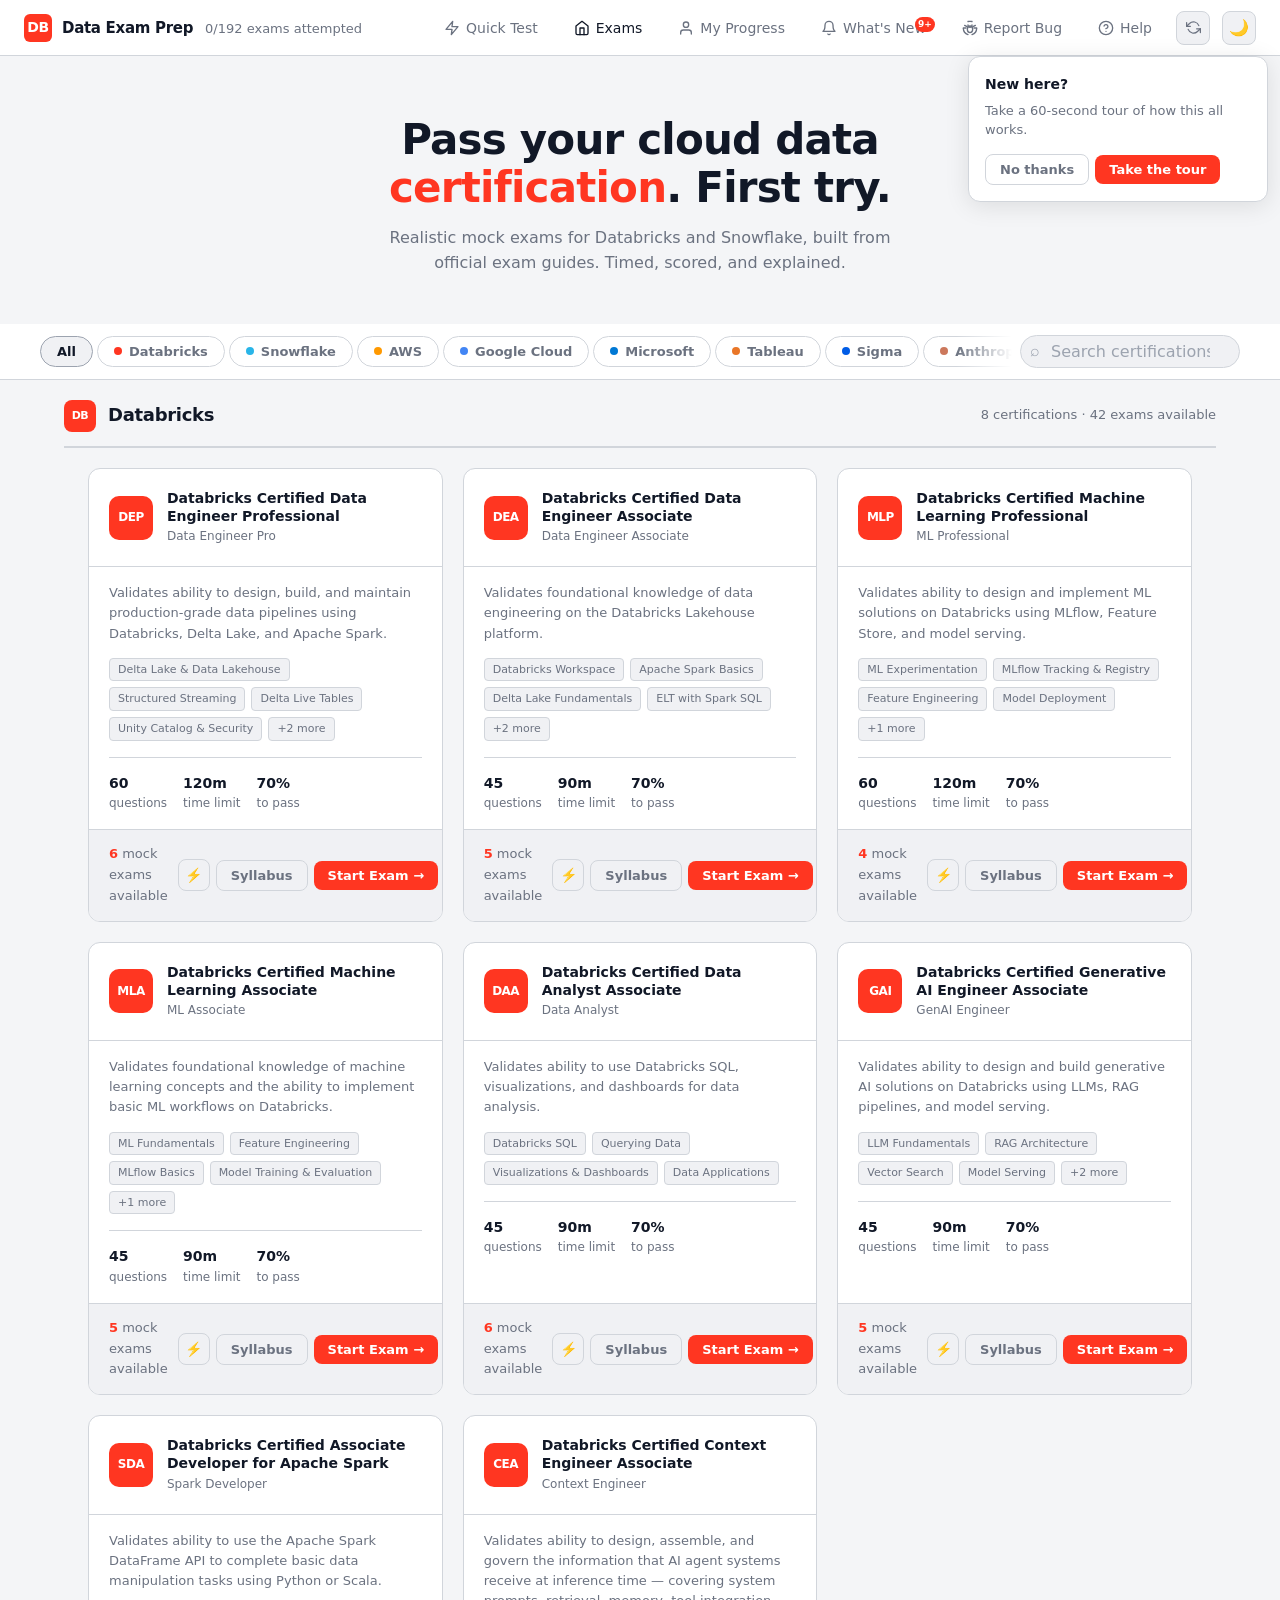
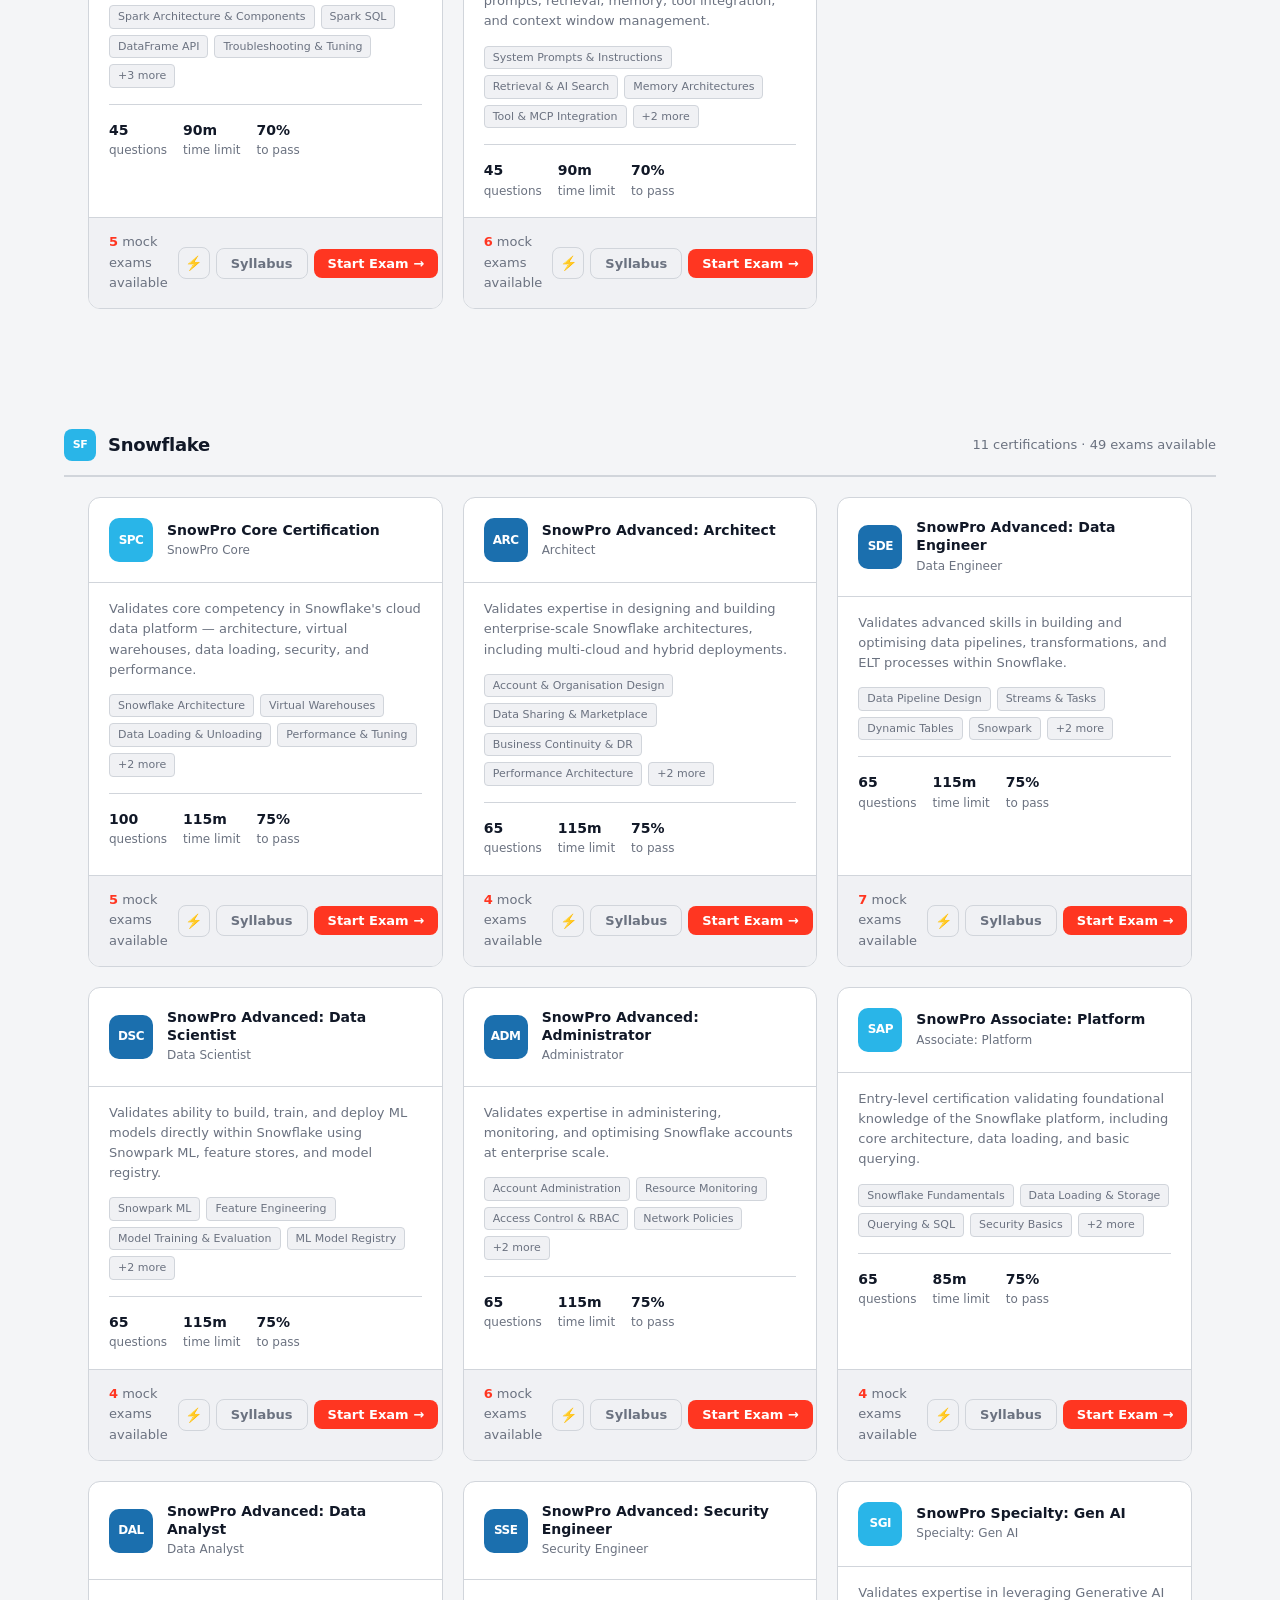
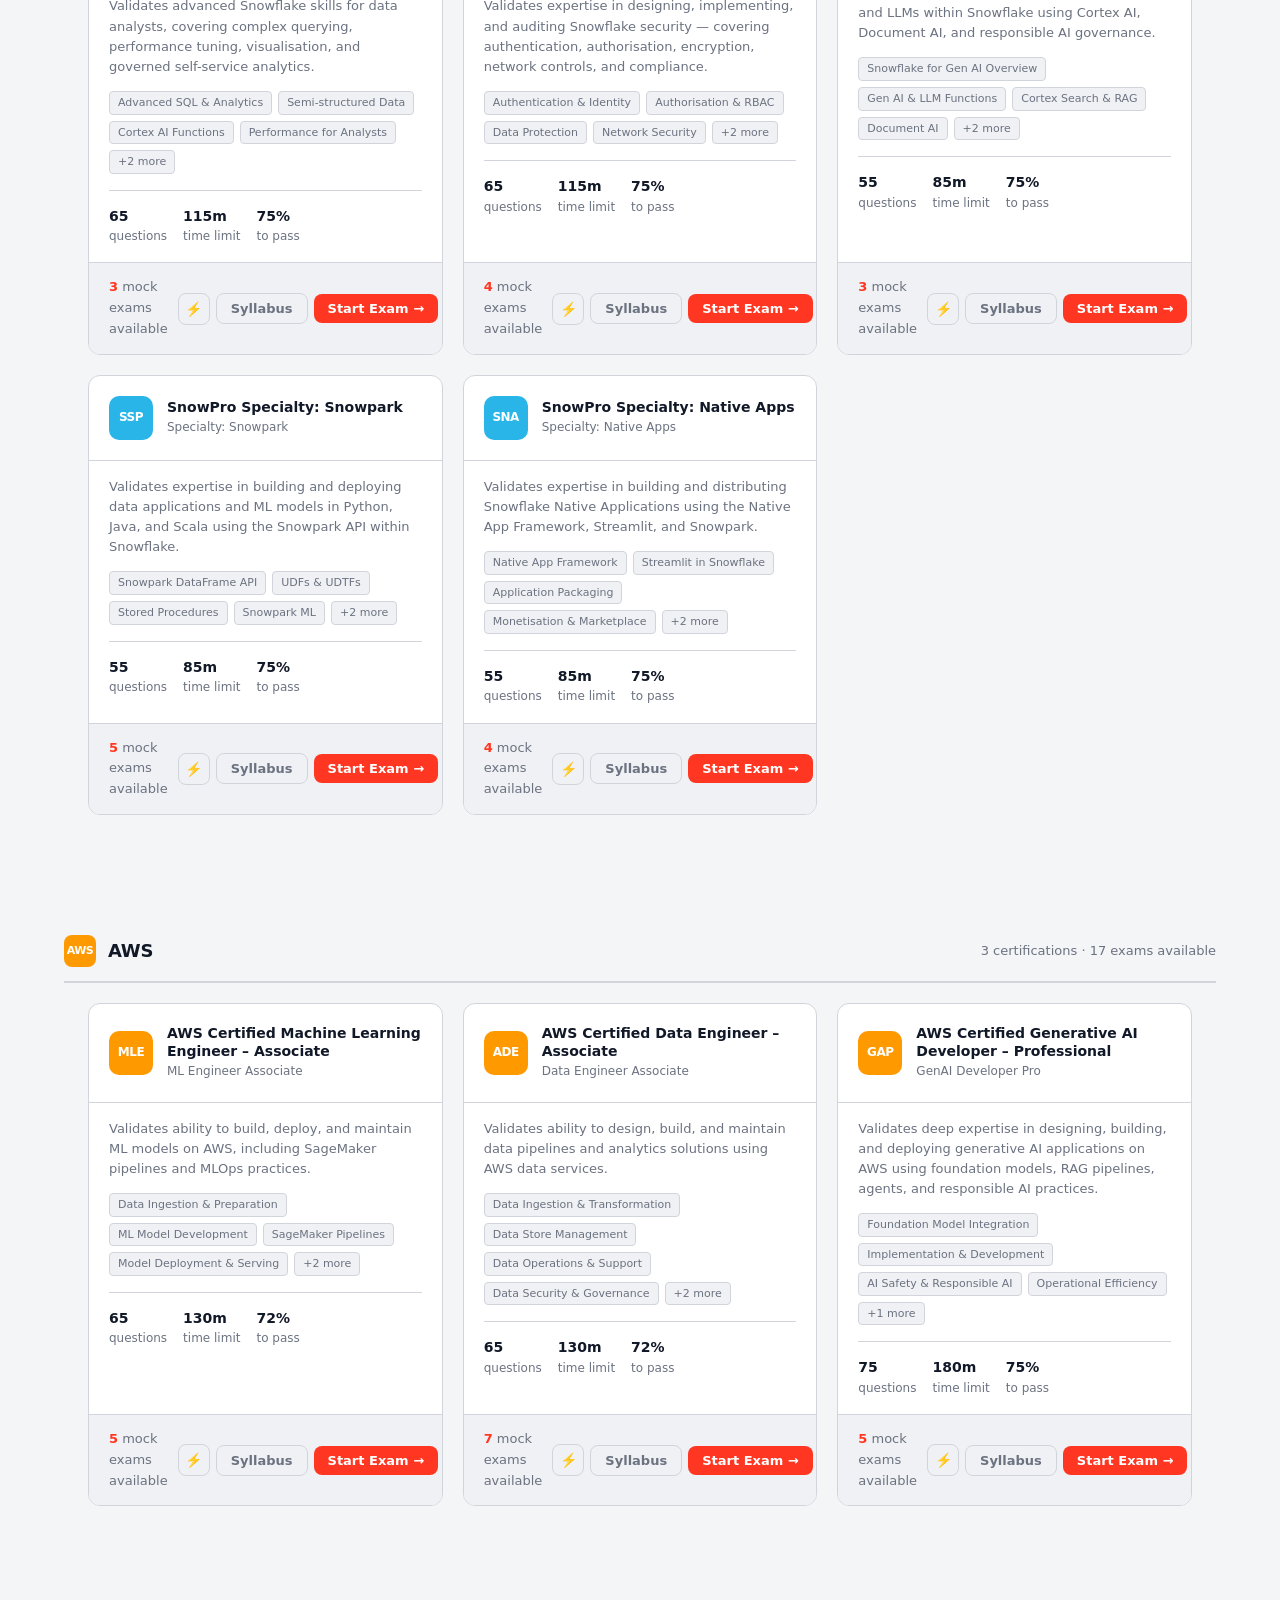
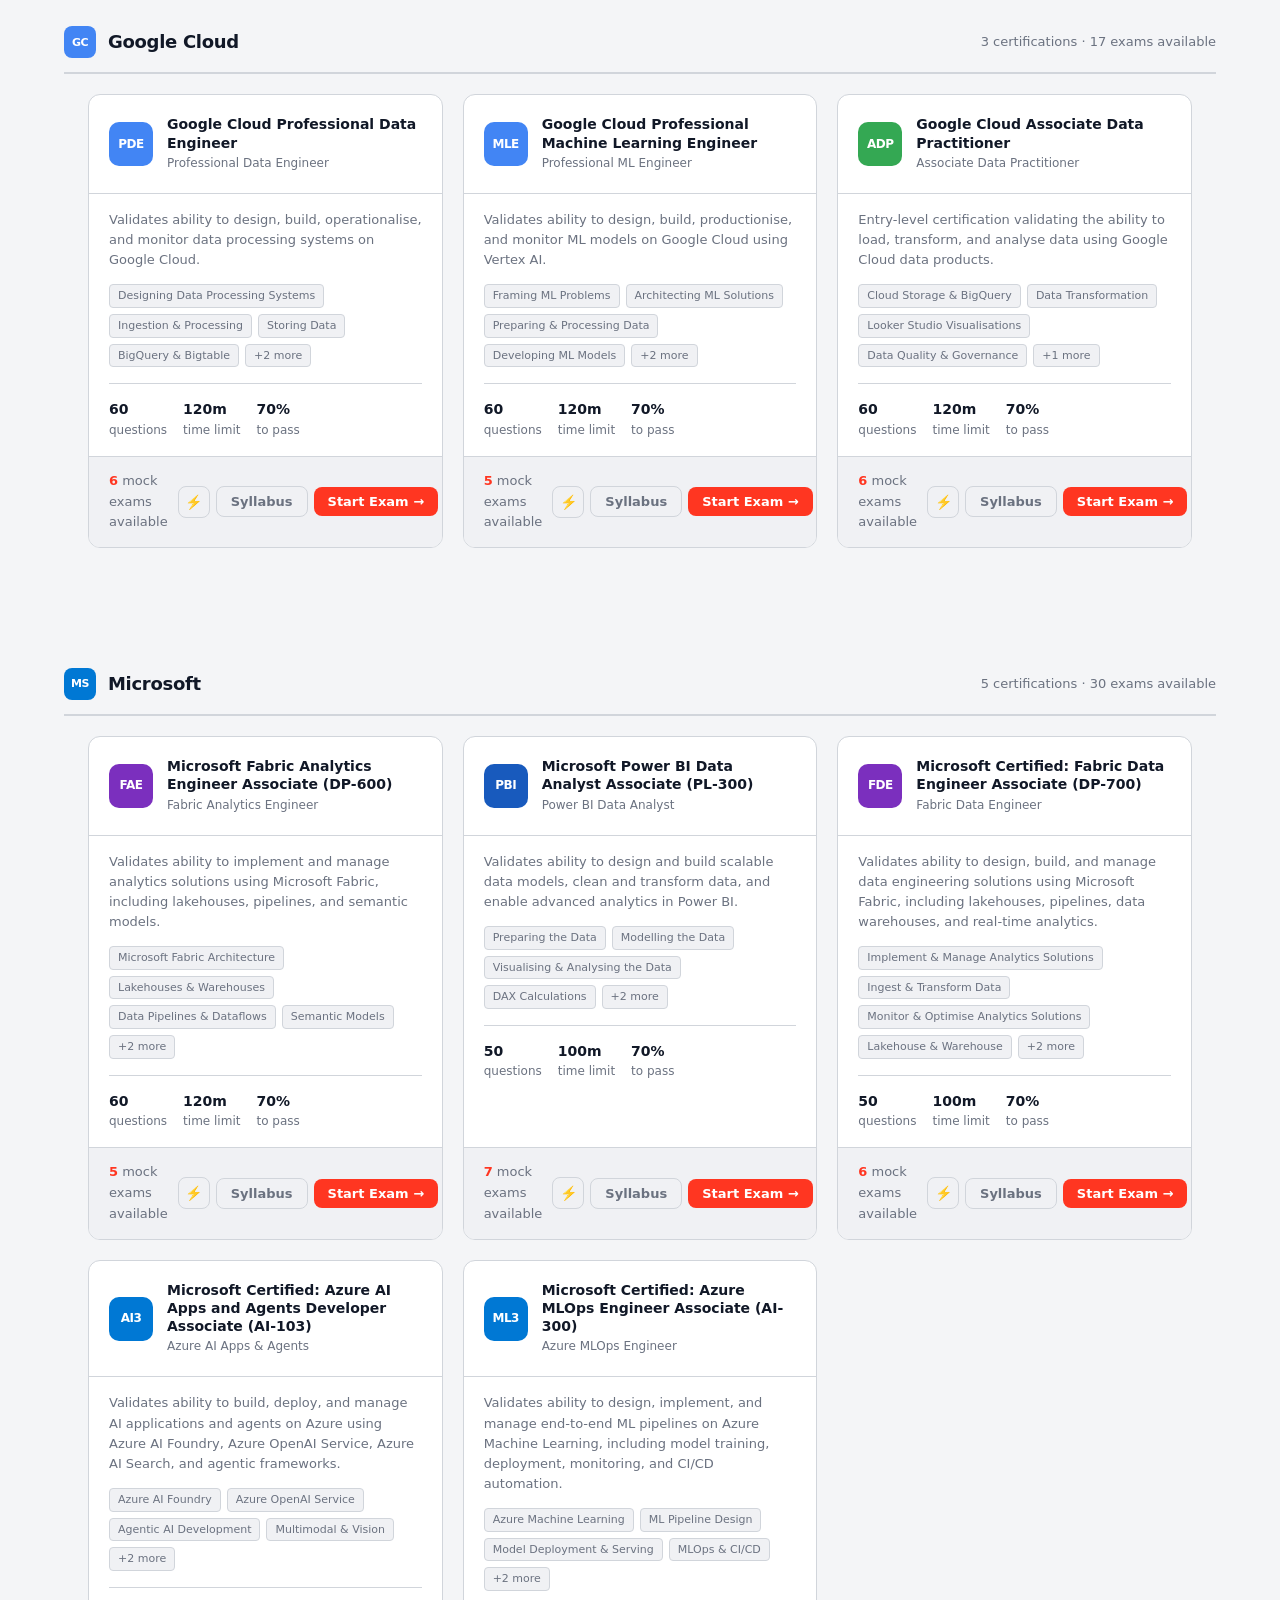
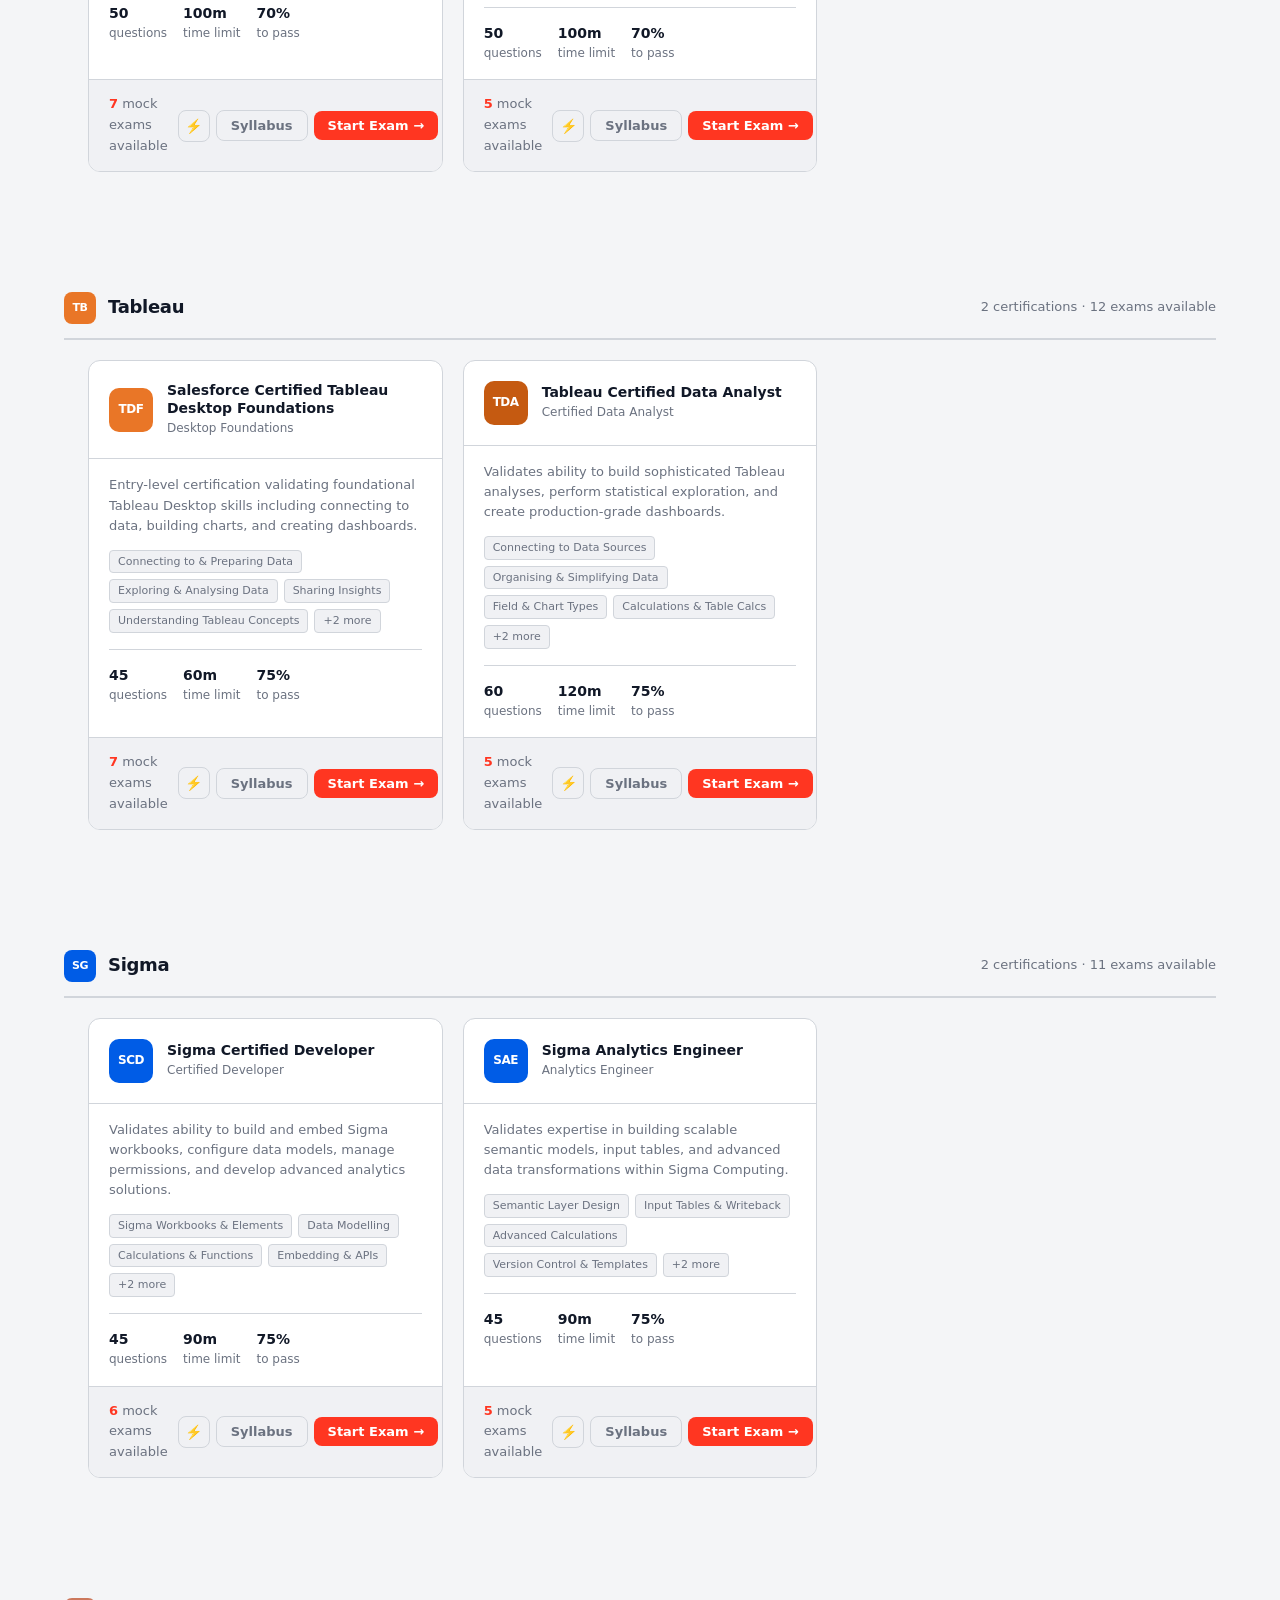
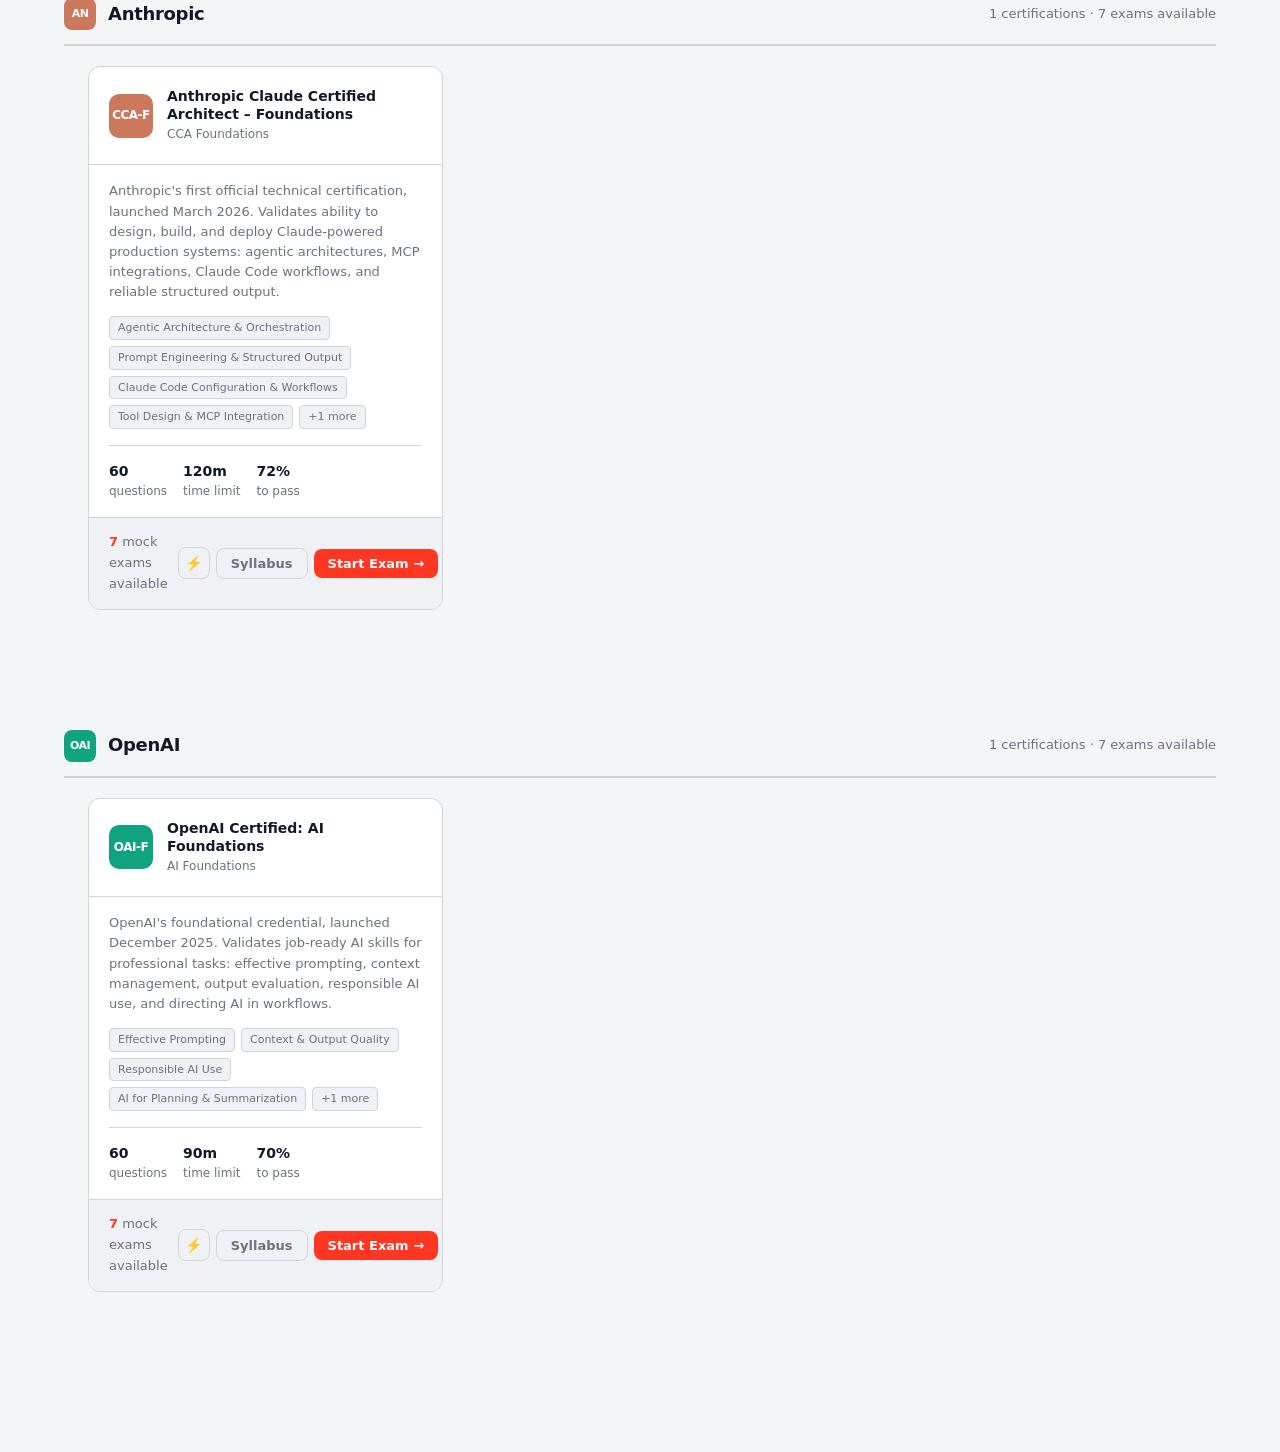
<file: index.html>
<!DOCTYPE html>
<html lang="en">
<head>
  <meta charset="UTF-8">
  <meta name="viewport" content="width=device-width, initial-scale=1.0, maximum-scale=5.0, viewport-fit=cover">
  <title>Data Exam Prep</title>
  <script>
    (function(){var t=localStorage.getItem('theme')||((window.matchMedia('(prefers-color-scheme:dark)').matches)?'dark':'light');document.documentElement.setAttribute('data-theme',t);})();
  </script>
  <link rel="manifest" href="/manifest.json">
  <!-- Google tag (gtag.js) -->
  <script async src="https://www.googletagmanager.com/gtag/js?id=G-CF6T77NM77"></script>
  <script>
    window.dataLayer = window.dataLayer || [];
    function gtag(){dataLayer.push(arguments);}
    gtag('js', new Date());
    gtag('config', 'G-CF6T77NM77');
  </script>
  <meta name="theme-color" content="#3b82f6">
  <link rel="apple-touch-icon" href="/icons/icon.svg">
  <script src="/js/sw-init.js"></script>
  <link rel="stylesheet" href="css/styles.css">
  <style>
    .hero {
      padding: 60px 24px 48px;
      text-align: center;
    }
    .hero__title {
      font-size: clamp(28px, 5vw, 42px);
      font-weight: 800;
      letter-spacing: -0.8px;
      margin-bottom: 12px;
      line-height: 1.15;
    }
    .hero__title span { color: var(--accent); }
    .hero__sub { font-size: 16px; color: var(--text-muted); max-width: 520px; margin: 0 auto; }

    .certs-grid {
      display: grid;
      grid-template-columns: repeat(auto-fill, minmax(280px, 1fr));
      gap: 20px;
      padding: 0 24px 60px;
      max-width: 1200px;
      margin: 0 auto;
    }

    .cert-card {
      background: var(--surface);
      border: 1px solid var(--border);
      border-radius: var(--radius-lg);
      overflow: hidden;
      transition: all 0.2s;
      cursor: pointer;
      display: flex;
      flex-direction: column;
    }
    .cert-card:hover { border-color: #3d4266; transform: translateY(-2px); box-shadow: var(--shadow); }
    .cert-card--locked { cursor: default; opacity: 0.6; }
    .cert-card--locked:hover { transform: none; box-shadow: none; }
    .cert-card--retired { opacity: 0.45; }
    .retired-badge { font-size: 11px; font-weight: 700; text-transform: uppercase; letter-spacing: 0.5px; color: #888; background: rgba(136,136,136,0.15); padding: 2px 7px; border-radius: 4px; }

    .cert-card__header {
      padding: 20px;
      display: flex;
      align-items: center;
      gap: 14px;
      border-bottom: 1px solid var(--border);
    }
    .cert-card__badge {
      width: 44px;
      height: 44px;
      border-radius: 10px;
      display: flex;
      align-items: center;
      justify-content: center;
      font-size: 12px;
      font-weight: 800;
      color: white;
      flex-shrink: 0;
      letter-spacing: -0.5px;
    }
    .cert-card__name { font-size: 14px; font-weight: 700; line-height: 1.3; }
    .cert-card__short { font-size: 12px; color: var(--text-muted); margin-top: 2px; }

    .cert-card__body { padding: 16px 20px; flex: 1; }
    .cert-card__desc { font-size: 13px; color: var(--text-muted); line-height: 1.55; margin-bottom: 14px; }

    .cert-card__topics {
      display: flex;
      flex-wrap: wrap;
      gap: 6px;
      margin-bottom: 16px;
    }
    .topic-tag {
      background: var(--surface2);
      border: 1px solid var(--border);
      border-radius: 4px;
      padding: 2px 8px;
      font-size: 11px;
      color: var(--text-muted);
    }

    .cert-card__meta {
      display: flex;
      gap: 16px;
      font-size: 12px;
      color: var(--text-muted);
      border-top: 1px solid var(--border);
      padding-top: 14px;
    }
    .cert-card__meta-item strong { color: var(--text); display: block; font-size: 14px; font-weight: 700; }

    .cert-card__footer {
      padding: 14px 20px;
      background: var(--surface2);
      border-top: 1px solid var(--border);
      display: flex;
      align-items: center;
      justify-content: space-between;
      gap: 10px;
    }
    .exams-count { font-size: 13px; color: var(--text-muted); }
    .exams-count strong { color: var(--accent); }

    .section-label {
      font-size: 11px;
      font-weight: 700;
      text-transform: uppercase;
      letter-spacing: 1px;
      color: var(--text-muted);
      padding: 0 24px;
      margin-bottom: 16px;
      max-width: 1200px;
      margin-left: auto;
      margin-right: auto;
    }

    /* Modal */
    .modal-overlay {
      display: none;
      position: fixed;
      inset: 0;
      background: rgba(0,0,0,0.7);
      z-index: 200;
      align-items: center;
      justify-content: center;
      padding: 20px;
    }
    .modal-overlay.open { display: flex; }
    .modal {
      background: var(--surface);
      border: 1px solid var(--border);
      border-radius: var(--radius-lg);
      width: 100%;
      max-width: 520px;
      overflow: hidden;
      box-shadow: var(--shadow);
    }
    .modal__header {
      padding: 20px 24px;
      border-bottom: 1px solid var(--border);
      display: flex;
      align-items: center;
      gap: 12px;
    }
    .modal__title { font-size: 18px; font-weight: 700; }
    .modal__close {
      margin-left: auto;
      background: none;
      border: none;
      color: var(--text-muted);
      font-size: 20px;
      cursor: pointer;
      padding: 4px 8px;
      border-radius: 4px;
    }
    .modal__close:hover { color: var(--text); background: var(--surface2); }
    .modal__body { padding: 20px 24px; }
    .modal__footer { padding: 16px 24px; border-top: 1px solid var(--border); display: flex; gap: 10px; justify-content: flex-end; }
    body.modal-open { overflow: hidden; }
    .exam-modal { max-height: 85vh; display: flex; flex-direction: column; }
    .exam-modal .modal__body { overflow-y: auto; flex: 1; }

    .exam-list { display: flex; flex-direction: column; gap: 10px; }
    .exam-item {
      display: flex;
      align-items: center;
      gap: 12px;
      padding: 14px 16px;
      background: var(--surface2);
      border: 1px solid var(--border);
      border-radius: var(--radius);
      transition: all 0.15s;
    }
    .exam-item:hover { border-color: #3d4266; }
    .exam-item__icon {
      width: 36px;
      height: 36px;
      background: var(--bg);
      border: 1px solid var(--border);
      border-radius: 8px;
      display: flex;
      align-items: center;
      justify-content: center;
      font-size: 16px;
      flex-shrink: 0;
    }
    .exam-item__info { flex: 1; }
    .exam-item__title { font-size: 14px; font-weight: 600; }
    .exam-item__meta { font-size: 12px; color: var(--text-muted); margin-top: 2px; }

    .tips-box {
      background: rgba(59,130,246,0.06);
      border: 1px solid rgba(59,130,246,0.2);
      border-radius: var(--radius);
      padding: 14px 16px;
      margin-top: 16px;
      font-size: 13px;
      color: var(--text-muted);
      line-height: 1.6;
    }
    .tips-box strong { color: var(--text); display: block; margin-bottom: 6px; font-size: 12px; text-transform: uppercase; letter-spacing: 0.5px; color: var(--info); }
    .tips-box ul { padding-left: 16px; }
    .tips-box li { margin-bottom: 4px; }

    /* ── Syllabus modal ── */
    .syllabus-modal { max-width: 640px; max-height: 85vh; display: flex; flex-direction: column; }
    .syllabus-modal .modal__body { overflow-y: auto; flex: 1; }
    .syllabus-meta {
      display: flex;
      gap: 20px;
      padding: 14px 0;
      border-bottom: 1px solid var(--border);
      margin-bottom: 20px;
    }
    .syllabus-meta-item { font-size: 13px; color: var(--text-muted); }
    .syllabus-meta-item strong { display: block; font-size: 15px; font-weight: 700; color: var(--text); margin-bottom: 2px; }
    .syllabus-topic {
      margin-bottom: 20px;
    }
    .syllabus-topic__title {
      font-size: 13px;
      font-weight: 700;
      text-transform: uppercase;
      letter-spacing: 0.5px;
      color: var(--text-muted);
      margin-bottom: 8px;
      padding-bottom: 6px;
      border-bottom: 1px solid var(--border);
    }
    .syllabus-topic__list {
      list-style: none;
      padding: 0;
      margin: 0;
      display: flex;
      flex-direction: column;
      gap: 5px;
    }
    .syllabus-topic__list li {
      font-size: 13px;
      color: var(--text-muted);
      padding-left: 14px;
      position: relative;
      line-height: 1.5;
    }
    .syllabus-topic__list li::before {
      content: '·';
      position: absolute;
      left: 3px;
      color: var(--text-muted);
    }
    .cert-footer-actions { display: flex; gap: 6px; align-items: center; }
    .qt-shortcut-btn {
      width: 32px;
      height: 32px;
      flex-shrink: 0;
      display: flex;
      align-items: center;
      justify-content: center;
      background: none;
      border: 1px solid var(--border);
      border-radius: var(--radius);
      color: var(--text-muted);
      font-size: 14px;
      cursor: pointer;
      transition: color 0.15s, border-color 0.15s, background 0.15s;
    }
    .qt-shortcut-btn:hover { color: var(--accent); border-color: var(--accent); background: var(--surface); }

    /* ── Platform filter ── */
    .platform-filter-wrap {
      background: var(--surface);
      border-bottom: 1px solid var(--border);
      padding: 0 24px;
      position: sticky;
      top: 56px;
      z-index: 90;
    }
    .platform-filter {
      max-width: 1200px;
      margin: 0 auto;
      display: flex;
      align-items: center;
      gap: 8px;
      padding: 10px 0;
    }
    .pf-scroll {
      display: flex;
      gap: 4px;
      flex: 1;
      min-width: 0;
      overflow-x: auto;
      scrollbar-width: none;
      -webkit-overflow-scrolling: touch;
      padding: 2px 0;
      mask-image: linear-gradient(to right, black 0%, black calc(100% - 56px), transparent 100%);
      -webkit-mask-image: linear-gradient(to right, black 0%, black calc(100% - 56px), transparent 100%);
    }
    .pf-scroll::-webkit-scrollbar { display: none; }
    .pf-btn {
      display: inline-flex;
      align-items: center;
      gap: 7px;
      padding: 7px 16px;
      border-radius: 20px;
      font-size: 13px;
      font-weight: 600;
      cursor: pointer;
      border: 1px solid var(--border);
      background: transparent;
      color: var(--text-muted);
      font-family: inherit;
      transition: all 0.15s;
      white-space: nowrap;
      flex-shrink: 0;
    }
    .pf-btn:hover { color: var(--text); border-color: var(--border-hover); background: var(--surface2); }
    .pf-btn--active { background: var(--surface2); border-color: var(--border-hover); color: var(--text); }
    .pf-dot { width: 8px; height: 8px; border-radius: 50%; flex-shrink: 0; }
    .pf-btn--retired-toggle { opacity: 0.6; margin-left: 4px; border-style: dashed; }
    .pf-btn--retired-toggle:hover, .pf-btn--retired-toggle.pf-btn--active { opacity: 1; border-style: solid; }

    #refreshBtn { width: 34px; height: 34px; border-radius: var(--radius); background: var(--surface2); border: 1px solid var(--border); color: var(--text-muted); cursor: pointer; display: flex; align-items: center; justify-content: center; transition: background 0.15s, color 0.15s, border-color 0.15s; flex-shrink: 0; touch-action: none; -webkit-user-select: none; user-select: none; -webkit-touch-callout: none; }
    #refreshBtn.refresh-btn--holding { background: var(--accent); color: white; border-color: var(--accent); }
    #refreshBtn:hover { color: var(--text); border-color: var(--border-hover); }
    @keyframes spin { to { transform: rotate(-360deg); } }
    @keyframes card-arrive { from { opacity: 0; transform: translateY(10px); } to { opacity: 1; transform: translateY(0); } }
    #refreshBtn svg { transition: transform 0.15s; }
    .refresh-btn--spinning svg { animation: spin 0.7s linear infinite; }
    .cert-card--new { animation: card-arrive 0.45s ease-out; }

    /* ── Platform section header ── */
    .platform-section { margin-bottom: 40px; }
    .platform-header {
      display: flex;
      align-items: center;
      gap: 12px;
      padding: 20px 0 14px;
      border-bottom: 2px solid var(--border);
      margin-bottom: 20px;
    }
    .platform-logo {
      width: 32px;
      height: 32px;
      border-radius: 8px;
      display: flex;
      align-items: center;
      justify-content: center;
      font-size: 11px;
      font-weight: 900;
      color: white;
      letter-spacing: -0.5px;
    }
    .platform-header__name { font-size: 18px; font-weight: 800; letter-spacing: -0.3px; }
    .platform-header__count { font-size: 13px; color: var(--text-muted); margin-left: auto; }

    /* ── Search ── */
    .search-wrap {
      flex-shrink: 0;
      position: relative;
      display: flex;
      align-items: center;
    }
    .search-wrap::before {
      content: '⌕';
      position: absolute;
      left: 10px;
      font-size: 16px;
      color: var(--text-faint);
      pointer-events: none;
      line-height: 1;
    }
    .search-input {
      background: var(--surface2);
      border: 1px solid var(--border);
      border-radius: 20px;
      padding: 6px 14px 6px 30px;
      font-size: 16px;
      color: var(--text);
      font-family: inherit;
      width: 220px;
      transition: border-color 0.15s, width 0.2s;
      outline: none;
    }
    .search-input::placeholder { color: var(--text-faint); }
    .search-input:focus { border-color: var(--border-hover); width: 280px; }
    .no-results {
      padding: 60px 0;
      text-align: center;
      color: var(--text-muted);
      font-size: 15px;
    }

    @media (max-width: 768px) {
      .hero { padding: 32px 16px 24px; }

      .platform-filter-wrap { padding: 0 16px; }
      .platform-filter { flex-wrap: wrap; gap: 6px; padding: 8px 0; }
      .pf-scroll { flex: none; width: 100%; }
      .search-wrap { width: 100%; }
      .search-input { width: 100%; }
      .search-input:focus { width: 100%; }

      #certsContainer { padding: 0 16px 48px !important; }
      .certs-grid { grid-template-columns: 1fr; gap: 14px; padding: 0; }

      /* Modal: slide up from bottom on mobile */
      .modal-overlay { padding: 0; align-items: flex-end; }
      .modal {
        border-radius: var(--radius-lg) var(--radius-lg) 0 0;
        max-height: 90vh;
        overflow-y: auto;
      }

      .exam-item { flex-wrap: wrap; }
      .exam-item > .flex { flex-basis: 100%; justify-content: flex-end; margin-top: 4px; }

      .section-label { padding: 0 16px; }
    }

    /* ── Quick Test modal ── */
    .qt-modal { max-width: 560px; }
    .qt-section { margin-bottom: 20px; }
    .qt-section__label { font-size: 11px; font-weight: 700; text-transform: uppercase; letter-spacing: 0.6px; color: var(--text-muted); margin-bottom: 8px; }
    .qt-chips { display: flex; flex-wrap: wrap; gap: 6px; }
    .qt-chip {
      padding: 5px 13px; border-radius: 20px; font-size: 13px; font-weight: 600;
      cursor: pointer; border: 1px solid var(--border); background: transparent;
      color: var(--text-muted); font-family: inherit; transition: all 0.12s;
    }
    .qt-chip:hover { color: var(--text); border-color: var(--border-hover); background: var(--surface2); }
    .qt-chip--active { background: var(--surface2); border-color: var(--border-hover); color: var(--text); }
    .qt-chip--platform { border-left: 3px solid transparent; }
    .qt-time-row { display: flex; align-items: center; gap: 14px; }
    .qt-stepper {
      width: 34px; height: 34px; border-radius: var(--radius); background: var(--surface2);
      border: 1px solid var(--border); color: var(--text); font-size: 20px; line-height: 1;
      cursor: pointer; display: flex; align-items: center; justify-content: center;
      font-family: inherit; transition: all 0.12s; flex-shrink: 0;
    }
    .qt-stepper:hover { border-color: var(--border-hover); }
    .qt-stepper:disabled { opacity: 0.35; cursor: default; }
    .qt-time-val { font-size: 18px; font-weight: 700; min-width: 80px; text-align: center; }
    .qt-time-sub { font-size: 12px; color: var(--text-muted); }
    @media (max-width: 768px) { .qt-modal { max-width: 100%; } }

    /* Multi-select dropdown */
    .qt-dropdown { position: relative; }
    .qt-dropdown__btn {
      width: 100%; text-align: left; padding: 8px 12px;
      background: var(--surface2); border: 1px solid var(--border);
      border-radius: var(--radius); color: var(--text); font-size: 13px; font-weight: 600;
      font-family: inherit; cursor: pointer;
      display: flex; justify-content: space-between; align-items: center; gap: 8px;
      transition: border-color 0.12s;
    }
    .qt-dropdown__btn:hover, .qt-dropdown.open .qt-dropdown__btn { border-color: var(--border-hover); }
    .qt-dropdown__btn svg { flex-shrink: 0; transition: transform 0.15s; }
    .qt-dropdown.open .qt-dropdown__btn svg { transform: rotate(180deg); }
    .qt-dropdown__panel {
      display: none; position: absolute; top: calc(100% + 4px); left: 0; right: 0;
      background: var(--surface); border: 1px solid var(--border-hover);
      border-radius: var(--radius); box-shadow: 0 8px 24px rgba(0,0,0,.2);
      max-height: 220px; overflow-y: auto; z-index: 200;
    }
    .qt-dropdown.open .qt-dropdown__panel { display: block; }
    .qt-dd-group-hdr {
      font-size: 10px; font-weight: 700; text-transform: uppercase; letter-spacing: 0.6px;
      color: var(--text-muted); padding: 8px 12px 4px;
      display: flex; align-items: center; gap: 6px;
      background: var(--surface); position: sticky; top: 0;
    }
    .qt-dd-item {
      display: flex; align-items: center; gap: 8px;
      padding: 7px 12px; cursor: pointer; font-size: 13px; color: var(--text);
      transition: background 0.1s; user-select: none;
    }
    .qt-dd-item:hover { background: var(--surface2); }
    .qt-dd-item input[type=checkbox] { width: 14px; height: 14px; flex-shrink: 0; accent-color: var(--primary); cursor: pointer; }
    .qt-dd-item--all { font-weight: 600; border-bottom: 1px solid var(--border); }
    .qt-dd-dot { width: 8px; height: 8px; border-radius: 50%; flex-shrink: 0; display: inline-block; }
    .qt-dd-icon { font-size: 14px; flex-shrink: 0; line-height: 1; }
    .qt-dd-name { flex: 1; }

    /* News modal */
    .news-modal { max-width: 560px; max-height: 80vh; display: flex; flex-direction: column; }
    .news-modal .modal__body { overflow-y: auto; flex: 1; padding: 0; }
    .news-item {
      display: flex; align-items: center; gap: 12px;
      padding: 12px 20px; border-bottom: 1px solid var(--border);
      text-decoration: none; color: inherit; cursor: pointer;
    }
    .news-item:last-child { border-bottom: none; }
    .news-item:hover { background: var(--surface2); }
    .news-item--unread { background: rgba(59,130,246,0.06); }
    .news-item--unread:hover { background: rgba(59,130,246,0.12); }
    .news-item__badge {
      width: 34px; height: 34px; border-radius: 8px; flex-shrink: 0;
      display: flex; align-items: center; justify-content: center;
      font-size: 10px; font-weight: 800; color: white;
    }
    .news-item__info { flex: 1; min-width: 0; }
    .news-item__exam { font-size: 14px; font-weight: 600; white-space: nowrap; overflow: hidden; text-overflow: ellipsis; }
    .news-item__cert { font-size: 12px; color: var(--text-muted); margin-top: 1px; }
    .news-item__date { font-size: 11px; color: var(--text-muted); flex-shrink: 0; }
    .news-item__tag {
      font-size: 10px; font-weight: 700; padding: 2px 6px; border-radius: 4px;
      text-transform: uppercase; letter-spacing: 0.4px; flex-shrink: 0;
    }
    .news-item__tag--new { background: rgba(34,197,94,0.15); color: #22c55e; }
    .news-item__tag--update { background: rgba(245,158,11,0.15); color: #f59e0b; }
    .news-empty { padding: 32px 20px; text-align: center; color: var(--text-muted); font-size: 14px; }
  </style>
</head>
<body>

<a href="#certsContainer" class="skip-link">Skip to main content</a>

<div class="hero">
  <h1 class="hero__title">Pass your cloud data<br><span>certification</span>. First try.</h1>
  <p class="hero__sub">Realistic mock exams for Databricks and Snowflake, built from official exam guides. Timed, scored, and explained.</p>
</div>

<div class="platform-filter-wrap">
  <div class="platform-filter">
    <div class="pf-scroll" id="platformFilter"></div>
    <div class="search-wrap">
      <label for="searchInput" class="sr-only">Search certifications</label>
      <input class="search-input" id="searchInput" data-help="Find a certification by name, code, or platform." type="search" placeholder="Search certifications…" oninput="setSearch(this.value)">
    </div>
  </div>
</div>

<div id="certsContainer" role="main" style="max-width:1200px;margin:0 auto;padding:0 24px 60px">
  <div class="loading-status">
    <svg class="loading-spinner" viewBox="0 0 24 24" fill="none" stroke="currentColor" stroke-width="2.5" stroke-linecap="round" aria-hidden="true">
      <path d="M12 2v4M12 18v4M4.93 4.93l2.83 2.83M16.24 16.24l2.83 2.83M2 12h4M18 12h4M4.93 19.07l2.83-2.83M16.24 7.76l2.83-2.83"/>
    </svg>
    <span id="loadingMsg">Loading exam catalog…</span>
  </div>
  <!-- Skeleton cert cards shown while catalog.json loads -->
  <div aria-hidden="true" id="skeletonContent">
    <!-- Platform section skeleton × 2 -->
    <div class="platform-section" style="margin-bottom:40px" id="sk-section-1">
      <div class="platform-header" style="margin-bottom:20px">
        <div class="sk sk-badge"></div>
        <div style="flex:1;min-width:0">
          <div class="sk sk-text" style="width:130px;margin-bottom:7px"></div>
          <div class="sk sk-text-sm" style="width:220px"></div>
        </div>
      </div>
      <div class="certs-grid" style="padding:0">
        <!-- 4 skeleton cards -->
        <div class="cert-card" style="pointer-events:none">
          <div class="cert-card__header">
            <div class="sk sk-badge"></div>
            <div style="flex:1;min-width:0">
              <div class="sk sk-text" style="width:65%;margin-bottom:8px"></div>
              <div class="sk sk-text-sm" style="width:42%"></div>
            </div>
          </div>
          <div class="cert-card__body">
            <div class="sk sk-text" style="width:100%;margin-bottom:5px"></div>
            <div class="sk sk-text-sm" style="width:85%;margin-bottom:16px"></div>
            <div style="display:flex;gap:6px;flex-wrap:wrap;margin-bottom:16px">
              <div class="sk sk-pill"></div>
              <div class="sk sk-pill" style="width:100px"></div>
              <div class="sk sk-pill" style="width:66px"></div>
            </div>
            <div style="display:flex;gap:16px;border-top:1px solid var(--border);padding-top:14px">
              <div><div class="sk sk-text" style="width:28px;margin-bottom:5px"></div><div class="sk sk-text-sm" style="width:44px"></div></div>
              <div><div class="sk sk-text" style="width:32px;margin-bottom:5px"></div><div class="sk sk-text-sm" style="width:44px"></div></div>
              <div><div class="sk sk-text" style="width:28px;margin-bottom:5px"></div><div class="sk sk-text-sm" style="width:44px"></div></div>
            </div>
          </div>
          <div class="cert-card__footer"><div class="sk sk-text-sm" style="width:130px"></div><div class="sk sk-btn"></div></div>
        </div>
        <div class="cert-card" style="pointer-events:none">
          <div class="cert-card__header">
            <div class="sk sk-badge"></div>
            <div style="flex:1;min-width:0">
              <div class="sk sk-text" style="width:75%;margin-bottom:8px"></div>
              <div class="sk sk-text-sm" style="width:50%"></div>
            </div>
          </div>
          <div class="cert-card__body">
            <div class="sk sk-text" style="width:100%;margin-bottom:5px"></div>
            <div class="sk sk-text-sm" style="width:70%;margin-bottom:16px"></div>
            <div style="display:flex;gap:6px;flex-wrap:wrap;margin-bottom:16px">
              <div class="sk sk-pill" style="width:90px"></div>
              <div class="sk sk-pill" style="width:70px"></div>
              <div class="sk sk-pill" style="width:110px"></div>
              <div class="sk sk-pill" style="width:60px"></div>
            </div>
            <div style="display:flex;gap:16px;border-top:1px solid var(--border);padding-top:14px">
              <div><div class="sk sk-text" style="width:28px;margin-bottom:5px"></div><div class="sk sk-text-sm" style="width:44px"></div></div>
              <div><div class="sk sk-text" style="width:32px;margin-bottom:5px"></div><div class="sk sk-text-sm" style="width:44px"></div></div>
              <div><div class="sk sk-text" style="width:28px;margin-bottom:5px"></div><div class="sk sk-text-sm" style="width:44px"></div></div>
            </div>
          </div>
          <div class="cert-card__footer"><div class="sk sk-text-sm" style="width:110px"></div><div class="sk sk-btn"></div></div>
        </div>
        <div class="cert-card" style="pointer-events:none">
          <div class="cert-card__header">
            <div class="sk sk-badge"></div>
            <div style="flex:1;min-width:0">
              <div class="sk sk-text" style="width:55%;margin-bottom:8px"></div>
              <div class="sk sk-text-sm" style="width:38%"></div>
            </div>
          </div>
          <div class="cert-card__body">
            <div class="sk sk-text" style="width:100%;margin-bottom:5px"></div>
            <div class="sk sk-text-sm" style="width:90%;margin-bottom:16px"></div>
            <div style="display:flex;gap:6px;flex-wrap:wrap;margin-bottom:16px">
              <div class="sk sk-pill" style="width:75px"></div>
              <div class="sk sk-pill" style="width:95px"></div>
              <div class="sk sk-pill" style="width:80px"></div>
            </div>
            <div style="display:flex;gap:16px;border-top:1px solid var(--border);padding-top:14px">
              <div><div class="sk sk-text" style="width:28px;margin-bottom:5px"></div><div class="sk sk-text-sm" style="width:44px"></div></div>
              <div><div class="sk sk-text" style="width:32px;margin-bottom:5px"></div><div class="sk sk-text-sm" style="width:44px"></div></div>
              <div><div class="sk sk-text" style="width:28px;margin-bottom:5px"></div><div class="sk sk-text-sm" style="width:44px"></div></div>
            </div>
          </div>
          <div class="cert-card__footer"><div class="sk sk-text-sm" style="width:140px"></div><div class="sk sk-btn"></div></div>
        </div>
        <div class="cert-card" style="pointer-events:none">
          <div class="cert-card__header">
            <div class="sk sk-badge"></div>
            <div style="flex:1;min-width:0">
              <div class="sk sk-text" style="width:70%;margin-bottom:8px"></div>
              <div class="sk sk-text-sm" style="width:45%"></div>
            </div>
          </div>
          <div class="cert-card__body">
            <div class="sk sk-text" style="width:100%;margin-bottom:5px"></div>
            <div class="sk sk-text-sm" style="width:75%;margin-bottom:16px"></div>
            <div style="display:flex;gap:6px;flex-wrap:wrap;margin-bottom:16px">
              <div class="sk sk-pill" style="width:88px"></div>
              <div class="sk sk-pill" style="width:68px"></div>
              <div class="sk sk-pill" style="width:100px"></div>
            </div>
            <div style="display:flex;gap:16px;border-top:1px solid var(--border);padding-top:14px">
              <div><div class="sk sk-text" style="width:28px;margin-bottom:5px"></div><div class="sk sk-text-sm" style="width:44px"></div></div>
              <div><div class="sk sk-text" style="width:32px;margin-bottom:5px"></div><div class="sk sk-text-sm" style="width:44px"></div></div>
              <div><div class="sk sk-text" style="width:28px;margin-bottom:5px"></div><div class="sk sk-text-sm" style="width:44px"></div></div>
            </div>
          </div>
          <div class="cert-card__footer"><div class="sk sk-text-sm" style="width:120px"></div><div class="sk sk-btn"></div></div>
        </div>
      </div>
    </div>
    <!-- Second platform skeleton -->
    <div class="platform-section" id="sk-section-2">
      <div class="platform-header" style="margin-bottom:20px">
        <div class="sk sk-badge"></div>
        <div style="flex:1;min-width:0">
          <div class="sk sk-text" style="width:110px;margin-bottom:7px"></div>
          <div class="sk sk-text-sm" style="width:190px"></div>
        </div>
      </div>
      <div class="certs-grid" style="padding:0">
        <div class="cert-card" style="pointer-events:none">
          <div class="cert-card__header"><div class="sk sk-badge"></div><div style="flex:1;min-width:0"><div class="sk sk-text" style="width:60%;margin-bottom:8px"></div><div class="sk sk-text-sm" style="width:40%"></div></div></div>
          <div class="cert-card__body"><div class="sk sk-text" style="width:100%;margin-bottom:5px"></div><div class="sk sk-text-sm" style="width:80%;margin-bottom:16px"></div><div style="display:flex;gap:6px;margin-bottom:16px"><div class="sk sk-pill"></div><div class="sk sk-pill" style="width:90px"></div></div><div style="display:flex;gap:16px;border-top:1px solid var(--border);padding-top:14px"><div><div class="sk sk-text" style="width:28px;margin-bottom:5px"></div><div class="sk sk-text-sm" style="width:44px"></div></div><div><div class="sk sk-text" style="width:32px;margin-bottom:5px"></div><div class="sk sk-text-sm" style="width:44px"></div></div><div><div class="sk sk-text" style="width:28px;margin-bottom:5px"></div><div class="sk sk-text-sm" style="width:44px"></div></div></div></div>
          <div class="cert-card__footer"><div class="sk sk-text-sm" style="width:125px"></div><div class="sk sk-btn"></div></div>
        </div>
        <div class="cert-card" style="pointer-events:none">
          <div class="cert-card__header"><div class="sk sk-badge"></div><div style="flex:1;min-width:0"><div class="sk sk-text" style="width:72%;margin-bottom:8px"></div><div class="sk sk-text-sm" style="width:46%"></div></div></div>
          <div class="cert-card__body"><div class="sk sk-text" style="width:100%;margin-bottom:5px"></div><div class="sk sk-text-sm" style="width:65%;margin-bottom:16px"></div><div style="display:flex;gap:6px;margin-bottom:16px"><div class="sk sk-pill" style="width:95px"></div><div class="sk sk-pill" style="width:72px"></div><div class="sk sk-pill" style="width:85px"></div></div><div style="display:flex;gap:16px;border-top:1px solid var(--border);padding-top:14px"><div><div class="sk sk-text" style="width:28px;margin-bottom:5px"></div><div class="sk sk-text-sm" style="width:44px"></div></div><div><div class="sk sk-text" style="width:32px;margin-bottom:5px"></div><div class="sk sk-text-sm" style="width:44px"></div></div><div><div class="sk sk-text" style="width:28px;margin-bottom:5px"></div><div class="sk sk-text-sm" style="width:44px"></div></div></div></div>
          <div class="cert-card__footer"><div class="sk sk-text-sm" style="width:108px"></div><div class="sk sk-btn"></div></div>
        </div>
        <div class="cert-card" style="pointer-events:none">
          <div class="cert-card__header"><div class="sk sk-badge"></div><div style="flex:1;min-width:0"><div class="sk sk-text" style="width:58%;margin-bottom:8px"></div><div class="sk sk-text-sm" style="width:36%"></div></div></div>
          <div class="cert-card__body"><div class="sk sk-text" style="width:100%;margin-bottom:5px"></div><div class="sk sk-text-sm" style="width:88%;margin-bottom:16px"></div><div style="display:flex;gap:6px;margin-bottom:16px"><div class="sk sk-pill" style="width:78px"></div><div class="sk sk-pill" style="width:104px"></div></div><div style="display:flex;gap:16px;border-top:1px solid var(--border);padding-top:14px"><div><div class="sk sk-text" style="width:28px;margin-bottom:5px"></div><div class="sk sk-text-sm" style="width:44px"></div></div><div><div class="sk sk-text" style="width:32px;margin-bottom:5px"></div><div class="sk sk-text-sm" style="width:44px"></div></div><div><div class="sk sk-text" style="width:28px;margin-bottom:5px"></div><div class="sk sk-text-sm" style="width:44px"></div></div></div></div>
          <div class="cert-card__footer"><div class="sk sk-text-sm" style="width:135px"></div><div class="sk sk-btn"></div></div>
        </div>
      </div>
    </div>
  </div>
</div>

<!-- Quick Test Modal -->
<div class="modal-overlay" id="qtOverlay">
  <div class="modal qt-modal" role="dialog" aria-modal="true" aria-labelledby="qtModalTitle">
    <div class="modal__header">
      <span class="modal__title" id="qtModalTitle">⚡ Quick Test</span>
      <button class="modal__close" id="qtClose" aria-label="Close Quick Test">×</button>
    </div>
    <div class="modal__body">
      <div class="qt-section">
        <div class="qt-section__label" id="qtLabelPlatform">Platform</div>
        <div class="qt-chips" id="qtPlatformChips" role="group" aria-labelledby="qtLabelPlatform"></div>
      </div>
      <div class="qt-section">
        <div class="qt-section__label" id="qtLabelCert">Certification</div>
        <div class="qt-dropdown" id="qtCertDD">
          <button class="qt-dropdown__btn" id="qtCertBtn" type="button"
                  aria-expanded="false" aria-controls="qtCertPanel" aria-labelledby="qtLabelCert qtCertBtnText">
            <span id="qtCertBtnText">All certifications</span>
            <svg width="12" height="12" viewBox="0 0 24 24" fill="none" stroke="currentColor" stroke-width="2.5" aria-hidden="true"><polyline points="6 9 12 15 18 9"/></svg>
          </button>
          <div class="qt-dropdown__panel" id="qtCertPanel"></div>
        </div>
      </div>
      <div class="qt-section">
        <div class="qt-section__label" id="qtLabelDomain">Subject Area</div>
        <div class="qt-dropdown" id="qtDomainDD">
          <button class="qt-dropdown__btn" id="qtDomainBtn" type="button"
                  aria-expanded="false" aria-controls="qtDomainPanel" aria-labelledby="qtLabelDomain qtDomainBtnText">
            <span id="qtDomainBtnText">All subjects</span>
            <svg width="12" height="12" viewBox="0 0 24 24" fill="none" stroke="currentColor" stroke-width="2.5" aria-hidden="true"><polyline points="6 9 12 15 18 9"/></svg>
          </button>
          <div class="qt-dropdown__panel" id="qtDomainPanel"></div>
        </div>
      </div>
      <div class="qt-section">
        <div class="qt-section__label" id="qtLabelTime">Time Limit</div>
        <div class="qt-time-row" role="group" aria-labelledby="qtLabelTime">
          <button class="qt-stepper" id="qtTimeMinus" aria-label="Decrease time limit">−</button>
          <div aria-live="polite" aria-atomic="true">
            <div class="qt-time-val" id="qtTimeVal">10 min</div>
            <div class="qt-time-sub" id="qtTimeSub">countdown timer</div>
          </div>
          <button class="qt-stepper" id="qtTimePlus" aria-label="Increase time limit">+</button>
        </div>
      </div>
    </div>
    <div class="modal__footer">
      <button class="btn btn--ghost" id="qtCancelBtn">Cancel</button>
      <button class="btn btn--primary" id="qtStartBtn">⚡ Start Quick Test</button>
    </div>
  </div>
</div>

<!-- Exam Selection Modal -->
<div class="modal-overlay" id="modalOverlay">
  <div class="modal exam-modal" role="dialog" aria-modal="true" aria-labelledby="modalTitle">
    <div class="modal__header">
      <div id="modalBadge" class="cert-card__badge" style="width:36px;height:36px;font-size:11px;"></div>
      <span class="modal__title" id="modalTitle"></span>
      <button class="modal__close" onclick="closeModal()" aria-label="Close exam selection">×</button>
    </div>
    <div class="modal__body">
      <div class="exam-list" id="examList"></div>
      <div class="tips-box">
        <strong>Exam Tips</strong>
        <ul>
          <li>Read every option before selecting — distractors are carefully designed</li>
          <li>Flag questions you're unsure about and revisit before submitting</li>
          <li>For multi-select questions, all listed correct answers must be chosen</li>
          <li>Use the review screen to study explanations after the exam</li>
        </ul>
      </div>
    </div>
    <div class="modal__footer">
      <button class="btn btn--ghost" onclick="closeModal()">Cancel</button>
    </div>
  </div>
</div>

<!-- Syllabus Modal -->
<div class="modal-overlay" id="syllabusOverlay">
  <div class="modal syllabus-modal" role="dialog" aria-modal="true" aria-labelledby="syllabusTitle">
    <div class="modal__header">
      <div id="syllabusBadge" class="cert-card__badge" style="width:36px;height:36px;font-size:11px;"></div>
      <span class="modal__title" id="syllabusTitle"></span>
      <button class="modal__close" onclick="closeSyllabus()" aria-label="Close syllabus">×</button>
    </div>
    <div class="modal__body">
      <div class="syllabus-meta" id="syllabusMeta"></div>
      <div id="syllabusContent"></div>
    </div>
    <div class="modal__footer">
      <button class="btn btn--ghost" onclick="closeSyllabus()">Close</button>
    </div>
  </div>
</div>

<!-- News Modal -->
<div class="modal-overlay" id="newsOverlay">
  <div class="modal news-modal" role="dialog" aria-modal="true" aria-labelledby="newsModalTitle">
    <div class="modal__header">
      <span class="modal__title" id="newsModalTitle">📰 What's New</span>
      <button class="modal__close" id="newsClose" aria-label="Close news">×</button>
    </div>
    <div class="modal__body" id="newsBody">
      <div class="news-empty">Loading…</div>
    </div>
    <div class="modal__footer">
      <button class="btn btn--ghost" id="newsDismissBtn">Close</button>
    </div>
  </div>
</div>

<div class="toast" role="status" aria-live="polite" aria-atomic="true"></div>

<script type="module">
  import {
    buildExamKey,
    hydrateCatalog,
    loadJSON,
    loadState,
    migrateLegacyExamStorage,
    resultStorageKey,
    showToast
  } from './js/utils.js';
  import { initNav } from './js/nav.js';
  import { isConfigured, startIdlePoll, syncAndPush } from './js/gist.js';
  import { maybeOfferTour } from './js/tour.js';
  import { trapFocus, releaseFocus } from './js/a11y.js';
  initNav({ active: 'home' });
  // Index-specific nav extras: progressSummary in spacer, refreshBtn before theme toggle
  (() => {
    const spacer = document.getElementById('navSpacer');
    const ps = document.createElement('span');
    ps.id = 'progressSummary'; ps.className = 'text-muted fs-13 hide-mobile';
    spacer.appendChild(ps);
    const themeBtn = document.getElementById('themeToggle');
    const rb = document.createElement('button');
    rb.id = 'refreshBtn'; rb.className = 'nav-icon-btn';
    rb.title = 'Refresh content';
    rb.setAttribute('aria-label', 'Refresh content');
    rb.setAttribute('data-tooltip', 'Tap to refresh  •  Hold to clear cache');
    rb.setAttribute('data-help', 'Tap to check for new exams. Hold for 1 second to fully clear the cache and reload.');
    rb.innerHTML = `<svg width="15" height="15" viewBox="0 0 24 24" fill="none" stroke="currentColor" stroke-width="2" stroke-linecap="round" stroke-linejoin="round" aria-hidden="true"><polyline points="1 4 1 10 7 10"/><polyline points="23 20 23 14 17 14"/><path d="M20.49 9A9 9 0 0 0 5.64 5.64L1 10m22 4-4.64 4.36A9 9 0 0 1 3.51 15"/></svg>`;
    themeBtn.parentNode.insertBefore(rb, themeBtn);
  })();

  let catalog = null;
  let selectedCert = null;
  let activePlatform = 'all';
  let searchQuery = '';
  let showRetired = false;
  const newCertIds = new Set();

  async function init() {
    // Upgrade loading message after 2s on slow connections
    const slowTimer = setTimeout(() => {
      const msg = document.getElementById('loadingMsg');
      if (msg) msg.textContent = 'Fetching exam data — this may take a moment on first visit…';
    }, 2000);
    try {
      const rawCatalog = await loadJSON('exams/catalog.json');
      clearTimeout(slowTimer);
      catalog = await hydrateCatalog(rawCatalog);
      migrateLegacyExamStorage(catalog.certifications);
      if (isConfigured()) { startIdlePoll(); syncAndPush(); } // background — no await
      renderPlatformFilter();
      renderAll();
      updateProgressSummary();
      maybeOfferTour();

      // Deep-link support: ?cert=X or ?cert=X&exam=Y
      const p = new URLSearchParams(location.search);
      const certParam = p.get('cert');
      const examParam = p.get('exam');
      if (certParam) {
        const cert = catalog.certifications.find(c => c.id === certParam);
        if (cert) {
          if (examParam) {
            const exam = cert.exams.find(e => e.id === examParam);
            if (exam && exam.status === 'available') {
              startExam(cert, exam);
              return;
            }
          }
          openModal(cert);
        }
      }
    } catch (e) {
      document.getElementById('certsContainer').innerHTML =
        `<p class="text-muted fs-14">Failed to load catalog: ${e.message}</p>`;
    }
  }

  function updateProgressSummary() {
    if (!catalog) return;
    let totalExams = 0, attempted = 0;
    for (const cert of catalog.certifications) {
      for (const exam of cert.exams) {
        totalExams++;
        const saved = loadState(resultStorageKey(buildExamKey(cert.id, exam.id)));
        if (saved && !saved._deleted) attempted++;
      }
    }
    const el = document.getElementById('progressSummary');
    if (totalExams > 0) el.textContent = `${attempted}/${totalExams} exams attempted`;
  }

  function renderPlatformFilter() {
    const filter = document.getElementById('platformFilter');
    const searchWrap = filter.querySelector('.search-wrap');
    filter.querySelectorAll('.pf-btn').forEach(b => b.remove());

    const allBtn = document.createElement('button');
    allBtn.className = 'pf-btn pf-btn--active';
    allBtn.dataset.platform = 'all';
    allBtn.textContent = 'All';
    allBtn.addEventListener('click', () => window.setFilter('all', allBtn));
    filter.insertBefore(allBtn, searchWrap);

    for (const platform of catalog.platforms) {
      const btn = document.createElement('button');
      btn.className = 'pf-btn';
      btn.dataset.platform = platform.id;
      btn.innerHTML = `<span class="pf-dot" style="background:${platform.color}"></span>${platform.name}`;
      btn.addEventListener('click', () => window.setFilter(platform.id, btn));
      filter.insertBefore(btn, searchWrap);
    }

    const retiredBtn = document.createElement('button');
    retiredBtn.className = `pf-btn pf-btn--retired-toggle${showRetired ? ' pf-btn--active' : ''}`;
    retiredBtn.id = 'retiredToggle';
    retiredBtn.innerHTML = `<span style="font-size:11px">🪦</span> Retired`;
    retiredBtn.addEventListener('click', () => window.toggleRetired());
    filter.insertBefore(retiredBtn, searchWrap);
  }

  window.setFilter = function(platform, btn) {
    activePlatform = platform;
    document.querySelectorAll('.pf-btn').forEach(b => b.classList.remove('pf-btn--active'));
    btn.classList.add('pf-btn--active');
    renderAll();
  };

  window.setSearch = function(q) {
    searchQuery = q.trim().toLowerCase();
    renderAll();
  };

  window.toggleRetired = function() {
    showRetired = !showRetired;
    const btn = document.getElementById('retiredToggle');
    if (btn) btn.classList.toggle('pf-btn--active', showRetired);
    renderAll();
  };

  function matchesSearch(cert) {
    if (!searchQuery) return true;
    return [cert.name, cert.shortName, cert.badge, cert.description, ...(cert.topics || [])]
      .some(s => s && s.toLowerCase().includes(searchQuery));
  }

  function renderAll() {
    const container = document.getElementById('certsContainer');
    container.innerHTML = '';
    const platforms = activePlatform === 'all'
      ? catalog.platforms
      : catalog.platforms.filter(p => p.id === activePlatform);

    let totalShown = 0;
    for (const platform of platforms) {
      const certs = catalog.certifications.filter(c => c.platform === platform.id && matchesSearch(c) && (showRetired || !c.retired));
      if (!certs.length) continue;

      const section = document.createElement('div');
      section.className = 'platform-section';

      const availableCount = certs.reduce((n, c) => n + c.exams.filter(e => e.status === 'available').length, 0);
      section.innerHTML = `
        <div class="platform-header">
          <div class="platform-logo" style="background:${platform.color}">${platform.logo}</div>
          <span class="platform-header__name">${platform.name}</span>
          <span class="platform-header__count">${certs.length} certifications · ${availableCount} exam${availableCount !== 1 ? 's' : ''} available</span>
        </div>
        <div class="certs-grid" id="grid-${platform.id}"></div>
      `;
      container.appendChild(section);

      totalShown += certs.length;
      const grid = section.querySelector(`#grid-${platform.id}`);
      for (const cert of certs) {
      const availableExams = cert.exams.filter(e => e.status === 'available');
      const locked = availableExams.length === 0;
      const retired = !!cert.retired;

      const bestResult = getBestResult(cert);

      const card = document.createElement('div');
      card.className = `cert-card${(locked || retired) ? ' cert-card--locked' : ''}${retired ? ' cert-card--retired' : ''}${newCertIds.has(cert.id) ? ' cert-card--new' : ''}`;
      card.innerHTML = `
        <div class="cert-card__header">
          <div class="cert-card__badge" style="background:${cert.color}">${cert.badge}</div>
          <div>
            <div class="cert-card__name">${cert.name}</div>
            <div class="cert-card__short">${cert.shortName}</div>
          </div>
        </div>
        <div class="cert-card__body">
          <p class="cert-card__desc">${cert.description}</p>
          <div class="cert-card__topics">
            ${cert.topics.slice(0,4).map(t => `<span class="topic-tag">${t}</span>`).join('')}
            ${cert.topics.length > 4 ? `<span class="topic-tag">+${cert.topics.length-4} more</span>` : ''}
          </div>
          <div class="cert-card__meta">
            <div class="cert-card__meta-item">
              <strong>${cert.examDetails.questions}</strong>
              questions
            </div>
            <div class="cert-card__meta-item">
              <strong>${cert.examDetails.timeLimit}m</strong>
              time limit
            </div>
            <div class="cert-card__meta-item">
              <strong>${cert.examDetails.passingScore}%</strong>
              to pass
            </div>
            ${bestResult ? `
            <div class="cert-card__meta-item">
              <strong style="color:${bestResult.color}">${bestResult.score}%</strong>
              best score
            </div>` : ''}
          </div>
        </div>
        <div class="cert-card__footer">
          <span class="exams-count">
            ${retired
              ? '<span class="retired-badge">Retired</span>'
              : locked
                ? '<span>Coming soon</span>'
                : `<strong>${availableExams.length}</strong> mock exam${availableExams.length !== 1 ? 's' : ''} available`
            }
          </span>
          <div class="cert-footer-actions">
            ${(!locked && !retired) ? `<button class="qt-shortcut-btn" data-tooltip="5-min quick test" data-help="Jump straight into a 5-minute quick test for just this certification." aria-label="Start 5-minute quick test for ${cert.shortName}">⚡</button>` : ''}
            ${cert.syllabus ? `<button class="btn btn--ghost btn--sm syllabus-btn" data-help="See the full domain breakdown and topics covered.">Syllabus</button>` : ''}
            ${(!locked && !retired) ? `<button class="btn btn--primary btn--sm" data-help="Begin a complete, timed mock exam.">Start Exam →</button>` : ''}
          </div>
        </div>
      `;

      if (!locked) {
        card.addEventListener('click', () => openModal(cert));
      }

      const syllabusBtn = card.querySelector('.syllabus-btn');
      if (syllabusBtn) {
        syllabusBtn.addEventListener('click', e => {
          e.stopPropagation();
          openSyllabus(cert);
        });
      }

      const qtShortcutBtn = card.querySelector('.qt-shortcut-btn');
      if (qtShortcutBtn) {
        qtShortcutBtn.addEventListener('click', e => {
          e.stopPropagation();
          startCertQuickTest(cert.id);
        });
      }

      grid.appendChild(card);
    }
  }

    if (totalShown === 0) {
      container.innerHTML = `<div class="no-results">No certifications match "<strong>${searchQuery}</strong>"</div>`;
    }
  }

  function getBestResult(cert) {
    let best = null;
    for (const exam of cert.exams) {
      const r = loadState(resultStorageKey(buildExamKey(cert.id, exam.id)));
      if (r && !r._deleted && (best === null || r.percentage > best.score)) {
        best = { score: r.percentage, color: r.percentage >= 70 ? '#22c55e' : '#ef4444' };
      }
    }
    return best;
  }

  async function refreshCatalog(silent = false) {
    if (!catalog) return;
    const btn = document.getElementById('refreshBtn');
    if (!silent) btn?.classList.add('refresh-btn--spinning');
    try {
      navigator.serviceWorker?.controller?.postMessage({ type: 'CHECK_UPDATES' });
      const rawNew = await fetch('exams/catalog.json', { cache: 'no-cache' }).then(r => {
        if (!r.ok) throw new Error(r.status);
        return r.json();
      });
      const oldKeys = new Set();
      for (const cert of catalog.certifications) {
        for (const exam of cert.exams) oldKeys.add(`${cert.id}::${exam.id}`);
      }
      const newCatalog = await hydrateCatalog(rawNew);
      let newExamCount = 0;
      newCertIds.clear();
      for (const cert of newCatalog.certifications) {
        for (const exam of cert.exams) {
          if (!oldKeys.has(`${cert.id}::${exam.id}`)) {
            newCertIds.add(cert.id);
            newExamCount++;
          }
        }
      }
      if (newExamCount > 0 || !silent) {
        const savedY = window.scrollY;
        catalog = newCatalog;
        migrateLegacyExamStorage(catalog.certifications);
        renderAll();
        updateProgressSummary();
        newCertIds.clear();
        window.scrollTo(0, savedY);
      }
      if (newExamCount > 0) {
        showToast(`${newExamCount} new exam${newExamCount !== 1 ? 's' : ''} added`);
      } else if (!silent) {
        showToast('Up to date');
      }

      // Also refresh news badge
      try {
        newsData = await fetch('news.json', { cache: 'no-cache' }).then(r => r.json());
        updateNewsBadge();
      } catch {}
    } catch {
      if (!silent) showToast('Refresh failed — check connection');
    } finally {
      btn?.classList.remove('refresh-btn--spinning');
    }
  }

  async function forceRefresh() {
    const btn = document.getElementById('refreshBtn');
    btn?.classList.remove('refresh-btn--holding');
    btn?.classList.add('refresh-btn--spinning');
    showToast('Clearing cache… reloading', 6000);
    try {
      const keys = await caches.keys();
      await Promise.all(keys.map(k => caches.delete(k)));
      // Unregister all SWs so next load fetches everything fresh from network
      const regs = await navigator.serviceWorker?.getRegistrations?.() || [];
      await Promise.all(regs.map(r => r.unregister().catch(() => {})));
    } catch {}
    window.location.reload(true);
  }

  // Long-press on refresh button → force refresh; tap → soft refresh
  (() => {
    const btn = document.getElementById('refreshBtn');
    if (!btn) return;
    let timer = null, holdTimer = null, triggered = false, sx = 0, sy = 0;

    function cancel() {
      clearTimeout(timer);
      clearTimeout(holdTimer);
      btn.classList.remove('refresh-btn--holding');
    }

    btn.addEventListener('pointerdown', e => {
      e.preventDefault();
      triggered = false; sx = e.clientX; sy = e.clientY;
      btn.setPointerCapture(e.pointerId); // keep pointer events even if touch drifts
      // Visual feedback after 200ms so user knows hold is registered
      holdTimer = setTimeout(() => btn.classList.add('refresh-btn--holding'), 200);
      timer = setTimeout(() => { triggered = true; forceRefresh(); }, 700);
    });
    btn.addEventListener('pointermove', e => {
      if (Math.hypot(e.clientX - sx, e.clientY - sy) > 12) cancel();
    });
    btn.addEventListener('pointerup', () => {
      const wasHolding = triggered;
      cancel();
      if (!wasHolding) { triggered = true; refreshCatalog(false); }
    });
    // pointercancel: don't cancel the timer — touch-action:none prevents spurious
    // cancels from scroll detection; real cancels (e.g. incoming call) should still
    // abort the hold visual but let the timer fire if 700ms passes.
    btn.addEventListener('pointercancel', () => {
      clearTimeout(holdTimer);
      btn.classList.remove('refresh-btn--holding');
    });
    btn.addEventListener('contextmenu', e => e.preventDefault());
  })();

  // Auto-check every 5 min (dispatched from sw-init.js)
  window.addEventListener('catalogcheck', () => { if (catalog) refreshCatalog(true); });

  // ── Quick Test modal ──
  const TIME_VALUES = [null, 1, 2, 3, 4, 5, 10, 15, 20, 25, 30, 60, 90, 120];
  const qtState = { platforms: new Set(), certs: new Set(), domainGroups: new Set(), timeLimitIdx: 6 };

  function saveLastQtConfig() {
    try {
      localStorage.setItem('quicktest_last_config', JSON.stringify({
        platforms: [...qtState.platforms],
        certs: [...qtState.certs],
        domainGroups: [...qtState.domainGroups],
        timeLimitIdx: qtState.timeLimitIdx
      }));
    } catch {}
  }

  function loadLastQtConfig() {
    try {
      const raw = localStorage.getItem('quicktest_last_config');
      if (!raw) return;
      const cfg = JSON.parse(raw);
      if (Array.isArray(cfg.platforms)) qtState.platforms = new Set(cfg.platforms);
      if (Array.isArray(cfg.certs)) qtState.certs = new Set(cfg.certs);
      if (Array.isArray(cfg.domainGroups)) qtState.domainGroups = new Set(cfg.domainGroups);
      if (typeof cfg.timeLimitIdx === 'number') qtState.timeLimitIdx = cfg.timeLimitIdx;
    } catch {}
  }

  function getAvailableCerts(platforms) {
    return (catalog?.certifications || []).filter(c => !c.retired && (!platforms.size || platforms.has(c.platform)));
  }

  function getAvailableGroupsForCerts(platforms, certSet) {
    const domainIds = new Set();
    for (const c of getAvailableCerts(platforms)) {
      if (certSet.size && !certSet.has(c.id)) continue;
      for (const e of c.exams) for (const d of e.domains || []) domainIds.add(d);
    }
    return (catalog?.domainGroups || []).filter(g => g.domains.some(d => domainIds.has(d)));
  }

  function renderQtPlatformPills() {
    const el = document.getElementById('qtPlatformChips');
    if (!el) return;
    const allActive = qtState.platforms.size === 0;
    const items = [{ val: 'all', label: 'All', color: null }, ...(catalog.platforms || []).map(p => ({ val: p.id, label: p.name, color: p.color }))];
    el.innerHTML = items.map(({ val, label, color }) => {
      const isActive = val === 'all' ? allActive : qtState.platforms.has(val);
      const style = color ? `border-left-color:${color}` : '';
      return `<button class="qt-chip${color ? ' qt-chip--platform' : ''}${isActive ? ' qt-chip--active' : ''}" data-val="${val}" style="${style}" aria-pressed="${isActive}">${label}</button>`;
    }).join('');
    el.querySelectorAll('.qt-chip').forEach(btn => {
      btn.addEventListener('click', () => {
        const val = btn.dataset.val;
        if (val === 'all') {
          qtState.platforms.clear();
        } else {
          if (qtState.platforms.has(val)) qtState.platforms.delete(val);
          else qtState.platforms.add(val);
        }
        renderQtPlatformPills();
        qtState.certs = new Set();
        qtState.domainGroups = new Set();
        buildCertDropdown(); updateCertBtn(); rebuildDomainDropdown();
      });
    });
  }

  function updateCertBtn() {
    const el = document.getElementById('qtCertBtnText');
    if (!el) return;
    if (qtState.certs.size === 0) {
      el.textContent = 'All certifications';
    } else if (qtState.certs.size === 1) {
      const c = (catalog?.certifications || []).find(c => c.id === [...qtState.certs][0]);
      el.textContent = c?.shortName || '1 certification';
    } else {
      el.textContent = `${qtState.certs.size} certifications`;
    }
  }

  function updateDomainBtn() {
    const el = document.getElementById('qtDomainBtnText');
    if (!el) return;
    if (qtState.domainGroups.size === 0) {
      el.textContent = 'All subjects';
    } else {
      const names = [...qtState.domainGroups].map(id => (catalog?.domainGroups || []).find(g => g.id === id)?.name || id);
      el.textContent = names.length <= 2 ? names.join(', ') : `${names.length} subjects`;
    }
  }

  function buildCertDropdown() {
    const available = getAvailableCerts(qtState.platforms);
    const panel = document.getElementById('qtCertPanel');
    if (!panel) return;
    let html = `<label class="qt-dd-item qt-dd-item--all"><input type="checkbox" data-all="1" ${qtState.certs.size === 0 ? 'checked' : ''}> All certifications</label>`;
    // Group by platform when multiple/all platforms selected
    const groupByPlat = qtState.platforms.size !== 1;
    if (groupByPlat) {
      for (const plat of (catalog.platforms || [])) {
        const certs = available.filter(c => c.platform === plat.id);
        if (!certs.length) continue;
        html += `<div class="qt-dd-group-hdr"><span class="qt-dd-dot" style="background:${plat.color}"></span>${plat.name}</div>`;
        for (const c of certs) {
          html += `<label class="qt-dd-item"><input type="checkbox" value="${c.id}" ${qtState.certs.has(c.id) ? 'checked' : ''}><span class="qt-dd-dot" style="background:${c.color || plat.color}"></span><span class="qt-dd-name">${c.shortName}</span></label>`;
        }
      }
    } else {
      for (const c of available) {
        const plat = (catalog.platforms || []).find(p => p.id === c.platform);
        html += `<label class="qt-dd-item"><input type="checkbox" value="${c.id}" ${qtState.certs.has(c.id) ? 'checked' : ''}><span class="qt-dd-dot" style="background:${c.color || plat?.color || '#888'}"></span><span class="qt-dd-name">${c.shortName}</span></label>`;
      }
    }
    panel.innerHTML = html;
    const allCb = panel.querySelector('[data-all]');
    allCb.addEventListener('change', () => {
      qtState.certs.clear();
      panel.querySelectorAll('input[type=checkbox]:not([data-all])').forEach(cb => cb.checked = false);
      updateCertBtn(); rebuildDomainDropdown();
    });
    panel.querySelectorAll('input[type=checkbox]:not([data-all])').forEach(cb => {
      cb.addEventListener('change', () => {
        if (cb.checked) qtState.certs.add(cb.value); else qtState.certs.delete(cb.value);
        allCb.checked = qtState.certs.size === 0;
        updateCertBtn(); rebuildDomainDropdown();
      });
    });
  }

  function buildDomainDropdown() {
    const availGroups = getAvailableGroupsForCerts(qtState.platforms, qtState.certs);
    const panel = document.getElementById('qtDomainPanel');
    if (!panel) return;
    let html = `<label class="qt-dd-item qt-dd-item--all"><input type="checkbox" data-all="1" ${qtState.domainGroups.size === 0 ? 'checked' : ''}> All subjects</label>`;
    for (const g of availGroups) {
      html += `<label class="qt-dd-item"><input type="checkbox" value="${g.id}" ${qtState.domainGroups.has(g.id) ? 'checked' : ''}><span class="qt-dd-icon">${g.icon}</span><span class="qt-dd-name">${g.name}</span></label>`;
    }
    panel.innerHTML = html;
    const allCb = panel.querySelector('[data-all]');
    allCb.addEventListener('change', () => {
      qtState.domainGroups.clear();
      panel.querySelectorAll('input[type=checkbox]:not([data-all])').forEach(cb => cb.checked = false);
      updateDomainBtn();
    });
    panel.querySelectorAll('input[type=checkbox]:not([data-all])').forEach(cb => {
      cb.addEventListener('change', () => {
        if (cb.checked) qtState.domainGroups.add(cb.value); else qtState.domainGroups.delete(cb.value);
        allCb.checked = qtState.domainGroups.size === 0;
        updateDomainBtn();
      });
    });
  }

  function rebuildDomainDropdown() {
    const availIds = new Set(getAvailableGroupsForCerts(qtState.platforms, qtState.certs).map(g => g.id));
    for (const id of qtState.domainGroups) if (!availIds.has(id)) qtState.domainGroups.delete(id);
    buildDomainDropdown();
    updateDomainBtn();
  }

  function updateQtTimeDisplay() {
    const v = TIME_VALUES[qtState.timeLimitIdx];
    document.getElementById('qtTimeVal').textContent = v === null ? 'No limit' : `${v} min`;
    document.getElementById('qtTimeSub').textContent = v === null ? 'run until you stop' : 'countdown timer';
    document.getElementById('qtTimeMinus').disabled = qtState.timeLimitIdx === 0;
    document.getElementById('qtTimePlus').disabled = qtState.timeLimitIdx === TIME_VALUES.length - 1;
  }

  function openQtModal() {
    if (!catalog) return;
    // Restore last config, fallback to all-selected defaults
    loadLastQtConfig();
    // Prune any saved certs/groups that no longer exist (cert retired, etc.)
    const validCertIds = new Set((catalog.certifications || []).filter(c => !c.retired).map(c => c.id));
    for (const id of qtState.certs) if (!validCertIds.has(id)) qtState.certs.delete(id);
    const validGroupIds = new Set((catalog.domainGroups || []).map(g => g.id));
    for (const id of qtState.domainGroups) if (!validGroupIds.has(id)) qtState.domainGroups.delete(id);

    renderQtPlatformPills();
    buildCertDropdown();
    buildDomainDropdown();
    updateCertBtn();
    updateDomainBtn();
    updateQtTimeDisplay();
    document.getElementById('qtOverlay').classList.add('open');
    trapFocus(document.getElementById('qtOverlay').querySelector('[role="dialog"]'));
    window.gtag && gtag('event', 'quick_test_modal_opened');
  }

  function closeQtModal() {
    releaseFocus();
    document.getElementById('qtOverlay').classList.remove('open');
    document.querySelectorAll('.qt-dropdown.open').forEach(d => d.classList.remove('open'));
  }

  function startQtTest() {
    const domainIds = [];
    if (qtState.domainGroups.size > 0) {
      for (const gid of qtState.domainGroups) {
        const g = (catalog?.domainGroups || []).find(g => g.id === gid);
        if (g) domainIds.push(...g.domains);
      }
    }
    const config = {
      platforms: qtState.platforms.size > 0 ? [...qtState.platforms] : [],
      certs: qtState.certs.size > 0 ? [...qtState.certs] : [],
      domainIds,
      timeLimit: TIME_VALUES[qtState.timeLimitIdx]
    };
    saveLastQtConfig();
    sessionStorage.setItem('quicktest_config', JSON.stringify(config));
    window.gtag && gtag('event', 'quick_test_started', { platform_count: config.platforms.length, cert_count: config.certs.length, domain_group_count: qtState.domainGroups.size, time_limit: config.timeLimit });
    window.location.href = 'quicktest.html';
  }

  // Cert-card ⚡ shortcut: jump straight into a 5-minute quick test scoped to one cert.
  // Does not touch qtState / saved modal preferences — it's a one-off override.
  function startCertQuickTest(certId) {
    const config = { platforms: [], certs: [certId], domainIds: [], timeLimit: 5 };
    sessionStorage.setItem('quicktest_config', JSON.stringify(config));
    window.gtag && gtag('event', 'quick_test_started', { platform_count: 0, cert_count: 1, domain_group_count: 0, time_limit: 5, source: 'cert_card_shortcut' });
    window.location.href = 'quicktest.html';
  }

  document.addEventListener('click', e => {
    if (!e.target.closest('.qt-dropdown')) {
      document.querySelectorAll('.qt-dropdown.open').forEach(d => {
        d.classList.remove('open');
        d.querySelector('[aria-expanded]')?.setAttribute('aria-expanded', 'false');
      });
    }
  });
  function toggleQtDropdown(ddId, btnId) {
    const dd = document.getElementById(ddId);
    const btn = document.getElementById(btnId);
    const opening = !dd.classList.contains('open');
    document.querySelectorAll('.qt-dropdown.open').forEach(d => {
      d.classList.remove('open');
      d.querySelector('[aria-expanded]')?.setAttribute('aria-expanded', 'false');
    });
    if (opening) {
      dd.classList.add('open');
      btn.setAttribute('aria-expanded', 'true');
    }
  }

  document.getElementById('qtCertBtn').addEventListener('click', e => {
    e.stopPropagation();
    toggleQtDropdown('qtCertDD', 'qtCertBtn');
  });
  document.getElementById('qtDomainBtn').addEventListener('click', e => {
    e.stopPropagation();
    toggleQtDropdown('qtDomainDD', 'qtDomainBtn');
  });

  // Close dropdowns on Escape
  document.getElementById('qtOverlay').addEventListener('keydown', e => {
    if (e.key === 'Escape') {
      const openDD = document.querySelector('#qtOverlay .qt-dropdown.open');
      if (openDD) {
        e.stopPropagation();
        openDD.classList.remove('open');
        openDD.querySelector('[aria-expanded]')?.setAttribute('aria-expanded', 'false');
      }
    }
  });
  window.openQtModal = openQtModal; // nav.js qtNavBtn calls this
  document.getElementById('qtClose').addEventListener('click', closeQtModal);
  document.getElementById('qtCancelBtn').addEventListener('click', closeQtModal);
  document.getElementById('qtStartBtn').addEventListener('click', startQtTest);
  document.getElementById('qtTimeMinus').addEventListener('click', () => { if (qtState.timeLimitIdx > 0) { qtState.timeLimitIdx--; updateQtTimeDisplay(); } });
  document.getElementById('qtTimePlus').addEventListener('click', () => { if (qtState.timeLimitIdx < TIME_VALUES.length - 1) { qtState.timeLimitIdx++; updateQtTimeDisplay(); } });
  document.getElementById('qtOverlay').addEventListener('click', e => { if (e.target === document.getElementById('qtOverlay')) closeQtModal(); });

  function syncBodyScrollLock() {
    const hasOpenModal = document.querySelector('.modal-overlay.open');
    document.body.classList.toggle('modal-open', Boolean(hasOpenModal));
  }

  window.openModal = function(cert) {
    selectedCert = cert;
    history.pushState({ modal: cert.id }, '', '?cert=' + encodeURIComponent(cert.id));
    window.gtag && gtag('event', 'exam_modal_opened', {
      cert_id: cert.id, cert_name: cert.name, platform: cert.platform,
      exams_available: cert.exams.length
    });
    document.getElementById('modalTitle').textContent = cert.shortName;
    const badge = document.getElementById('modalBadge');
    badge.textContent = cert.badge;
    badge.style.background = cert.color;

    const list = document.getElementById('examList');
    list.innerHTML = '';

    if (cert.exams.length === 0) {
      list.innerHTML = '<p class="text-muted fs-14">No exams available yet.</p>';
    } else {
      for (const exam of cert.exams) {
        const rawResult = loadState(resultStorageKey(buildExamKey(cert.id, exam.id)));
        const result = (rawResult && !rawResult._deleted) ? rawResult : null;
        const item = document.createElement('div');
        item.className = 'exam-item';
        item.style.cursor = 'pointer';
        item.innerHTML = `
          <div class="exam-item__icon">📝</div>
          <div class="exam-item__info">
            <div class="exam-item__title">${exam.title}</div>
            <div class="exam-item__meta">
              ${exam.questionCount} questions · ${cert.examDetails.timeLimit} min
              ${result ? ` · <span style="color:${result.percentage>=70?'#22c55e':'#ef4444'}">${result.percentage}% last attempt</span>` : ''}
            </div>
          </div>
          <div class="flex gap-2 items-center">
            <span class="badge badge--${exam.difficulty}">${exam.difficulty}</span>
            <button class="btn btn--primary btn--sm">Start →</button>
          </div>
        `;
        item.addEventListener('click', () => startExam(cert, exam));
        list.appendChild(item);
      }
    }

    document.getElementById('modalOverlay').classList.add('open');
    syncBodyScrollLock();
    trapFocus(document.getElementById('modalOverlay').querySelector('[role="dialog"]'));
  };

  window.closeModal = function() {
    releaseFocus();
    document.getElementById('modalOverlay').classList.remove('open');
    syncBodyScrollLock();
    selectedCert = null;
    history.pushState({}, '', location.pathname);
  };

  // Back button closes modal if open
  window.addEventListener('popstate', e => {
    if (document.getElementById('modalOverlay').classList.contains('open')) {
      releaseFocus();
      document.getElementById('modalOverlay').classList.remove('open');
      syncBodyScrollLock();
      selectedCert = null;
    }
  });

  document.getElementById('modalOverlay').addEventListener('click', e => {
    if (e.target === document.getElementById('modalOverlay')) closeModal();
  });

  window.openSyllabus = function(cert) {
    const badge = document.getElementById('syllabusBadge');
    badge.textContent = cert.badge;
    badge.style.background = cert.color;
    document.getElementById('syllabusTitle').textContent = cert.name;

    const meta = document.getElementById('syllabusMeta');
    meta.innerHTML = `
      <div class="syllabus-meta-item"><strong>${cert.examDetails.questions}</strong>questions</div>
      <div class="syllabus-meta-item"><strong>${cert.examDetails.timeLimit} min</strong>time limit</div>
      <div class="syllabus-meta-item"><strong>${cert.examDetails.passingScore}%</strong>to pass</div>
      <div class="syllabus-meta-item" style="flex:1;text-align:right;font-style:italic">${cert.examDetails.format}</div>
    `;

    const content = document.getElementById('syllabusContent');
    content.innerHTML = (cert.syllabus || []).map(section => `
      <div class="syllabus-topic">
        <div class="syllabus-topic__title">${section.topic}</div>
        <ul class="syllabus-topic__list">
          ${section.subtopics.map(s => `<li>${s}</li>`).join('')}
        </ul>
      </div>
    `).join('');

    document.getElementById('syllabusOverlay').classList.add('open');
    trapFocus(document.getElementById('syllabusOverlay').querySelector('[role="dialog"]'));
    window.gtag && gtag('event', 'syllabus_viewed', {
      cert_id: cert.id, cert_name: cert.name, platform: cert.platform
    });
  };

  window.closeSyllabus = function() {
    releaseFocus();
    document.getElementById('syllabusOverlay').classList.remove('open');
  };

  document.getElementById('syllabusOverlay').addEventListener('click', e => {
    if (e.target === document.getElementById('syllabusOverlay')) closeSyllabus();
  });

  function startExam(cert, exam) {
    window.gtag && gtag('event', 'exam_started', {
      cert_id: cert.id, cert_name: cert.name, platform: cert.platform,
      exam_id: exam.id, exam_title: exam.title
    });
    const p = new URLSearchParams({ cert: cert.id, exam: exam.id, file: exam.file });
    window.location.href = 'exam.html?' + p.toString();
  }

  // ── News ──────────────────────────────────────────────────────────────
  const NEWS_LAST_VISIT_KEY = 'news_last_visit';
  let newsData = null;

  async function loadNews() {
    try {
      newsData = await loadJSON('news.json');
      updateNewsBadge();
    } catch {}
  }

  function updateNewsBadge() {
    if (!newsData?.items?.length) return;
    const lastVisit = localStorage.getItem(NEWS_LAST_VISIT_KEY);
    const count = lastVisit
      ? newsData.items.filter(i => i.date > lastVisit).length
      : newsData.items.length;
    const badge = document.querySelector('#newsNavBtn .nav__news-badge');
    const btn = document.getElementById('newsNavBtn');
    if (!badge) return;
    if (count > 0) {
      const displayCount = count > 9 ? '9+' : String(count);
      badge.textContent = displayCount;
      badge.setAttribute('aria-hidden', 'true'); // button aria-label carries the count
      badge.style.display = 'flex';
      if (btn) btn.setAttribute('aria-label', `What's New — ${displayCount} unread update${count === 1 ? '' : 's'}`);
    } else {
      badge.style.display = 'none';
      if (btn) btn.setAttribute('aria-label', "What's New");
    }
  }

  function openNewsModal() {
    if (!newsData) return;
    const lastVisit = localStorage.getItem(NEWS_LAST_VISIT_KEY);
    const body = document.getElementById('newsBody');
    if (!newsData.items.length) {
      body.innerHTML = '<div class="news-empty">No updates yet.</div>';
    } else {
      body.innerHTML = newsData.items.map(item => {
        const isUnread = !lastVisit || item.date > lastVisit;
        const d = new Date(item.date);
        const dateStr = d.toLocaleDateString('en-GB', { day: 'numeric', month: 'short', year: 'numeric' });
        const href = `exam.html?${new URLSearchParams({ cert: item.certId, exam: item.examId, file: item.examFile })}`;
        return `
          <a class="news-item${isUnread ? ' news-item--unread' : ''}" href="${href}"${isUnread ? ' aria-label="' + item.examTitle.replace(/"/g, '&quot;') + ' (unread)"' : ''}>
            <div class="news-item__badge" style="background:${item.color}" aria-hidden="true">${item.badge}</div>
            <div class="news-item__info">
              <div class="news-item__exam">${item.examTitle}${isUnread ? '<span class="sr-only"> (unread)</span>' : ''}</div>
              <div class="news-item__cert">${item.certShortName}</div>
            </div>
            <div class="news-item__date">${dateStr}</div>
            <div class="news-item__tag news-item__tag--${item.type}" aria-hidden="true">${item.type}</div>
          </a>
        `;
      }).join('');
    }
    localStorage.setItem(NEWS_LAST_VISIT_KEY, new Date().toISOString());
    document.getElementById('newsOverlay').classList.add('open');
    trapFocus(document.getElementById('newsOverlay').querySelector('[role="dialog"]'));
    updateNewsBadge();
    window.gtag && gtag('event', 'news_modal_opened');
  }

  function closeNewsModal() {
    releaseFocus();
    document.getElementById('newsOverlay').classList.remove('open');
  }

  document.getElementById('newsClose').addEventListener('click', closeNewsModal);
  document.getElementById('newsDismissBtn').addEventListener('click', closeNewsModal);
  document.getElementById('newsOverlay').addEventListener('click', e => {
    if (e.target === document.getElementById('newsOverlay')) closeNewsModal();
  });
  window.openNewsModal = openNewsModal;

  init();
  loadNews();
</script>
</body>
</html>
</file>
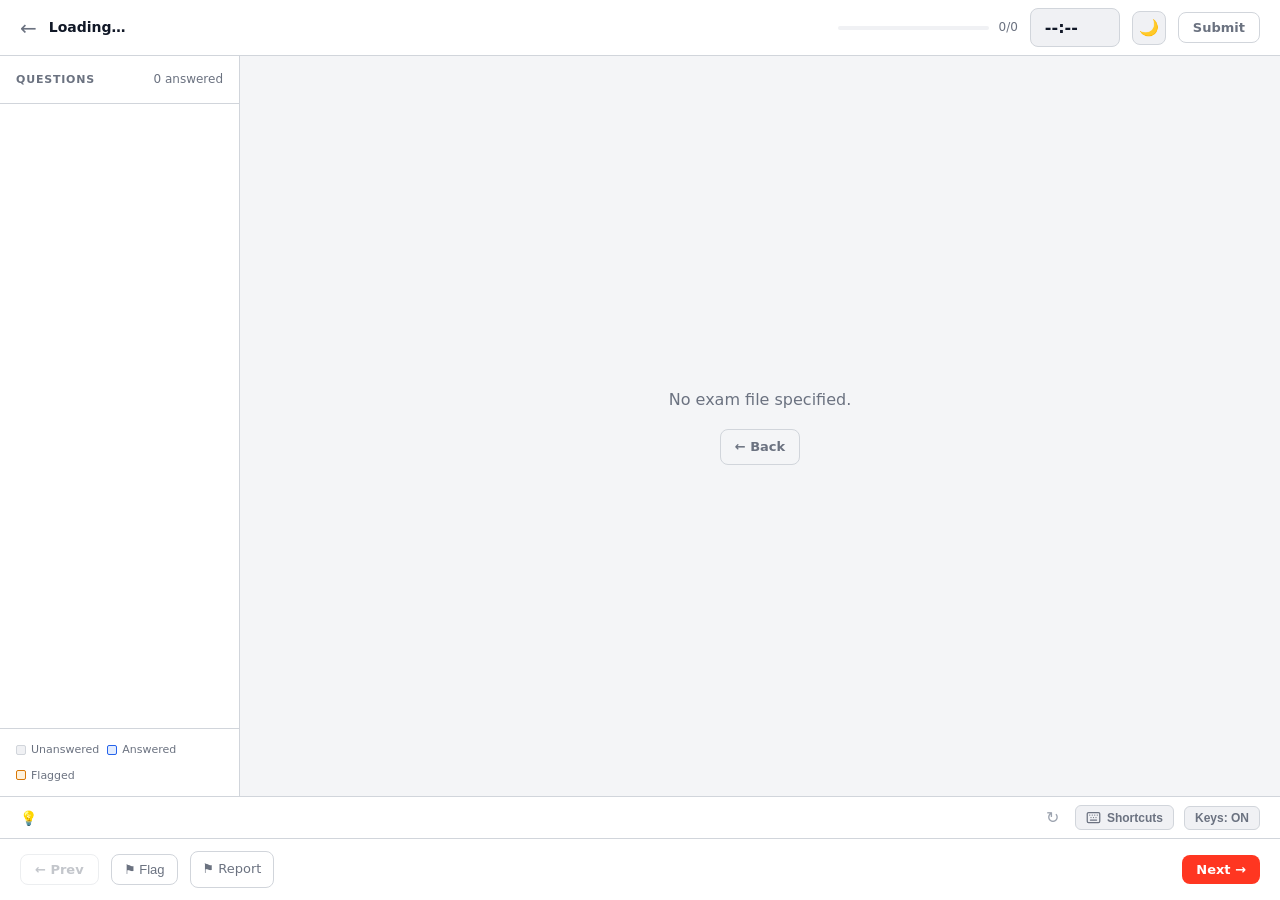
<file: exam.html>
<!DOCTYPE html>
<html lang="en">
<head>
  <meta charset="UTF-8">
  <meta name="viewport" content="width=device-width, initial-scale=1.0, maximum-scale=5.0, viewport-fit=cover">
  <title>Exam — Data Exam Prep</title>
  <script>
    (function(){var t=localStorage.getItem('theme')||((window.matchMedia('(prefers-color-scheme:dark)').matches)?'dark':'light');document.documentElement.setAttribute('data-theme',t);})();
  </script>
  <link rel="manifest" href="/manifest.json">
  <!-- Google tag (gtag.js) -->
  <script async src="https://www.googletagmanager.com/gtag/js?id=G-CF6T77NM77"></script>
  <script>
    window.dataLayer = window.dataLayer || [];
    function gtag(){dataLayer.push(arguments);}
    gtag('js', new Date());
    gtag('config', 'G-CF6T77NM77');
  </script>
  <meta name="theme-color" content="#3b82f6">
  <link rel="apple-touch-icon" href="/icons/icon.svg">
  <script src="/js/sw-init.js"></script>
  <link rel="stylesheet" href="css/styles.css">
  <style>
    body { display: flex; flex-direction: column; height: 100vh; height: 100dvh; overflow: hidden; }

    /* ── Top bar ── */
    .exam-bar {
      background: var(--surface);
      border-bottom: 1px solid var(--border);
      padding: 0 20px;
      height: 56px;
      display: flex;
      align-items: center;
      gap: 12px;
      flex-shrink: 0;
      z-index: 10;
    }
    .exam-bar__title {
      font-size: 14px;
      font-weight: 700;
      flex: 1;
      white-space: nowrap;
      overflow: hidden;
      text-overflow: ellipsis;
    }
    .exam-bar__progress-wrap {
      display: flex;
      align-items: center;
      gap: 10px;
      width: 180px;
    }
    .exam-bar__count { font-size: 12px; color: var(--text-muted); white-space: nowrap; }

    /* ── Layout ── */
    .exam-layout {
      display: flex;
      flex: 1;
      overflow: hidden;
    }

    /* ── Sidebar ── */
    .sidebar {
      width: 240px;
      background: var(--surface);
      border-right: 1px solid var(--border);
      display: flex;
      flex-direction: column;
      flex-shrink: 0;
      overflow: hidden;
    }
    .sidebar__head {
      padding: 14px 16px;
      border-bottom: 1px solid var(--border);
      font-size: 11px;
      font-weight: 700;
      text-transform: uppercase;
      letter-spacing: 0.8px;
      color: var(--text-muted);
      display: flex;
      justify-content: space-between;
      align-items: center;
    }
    .sidebar__body { padding: 12px; overflow-y: auto; flex: 1; }
    .sidebar__legend {
      padding: 12px 16px;
      border-top: 1px solid var(--border);
      display: flex;
      flex-wrap: wrap;
      gap: 8px;
    }
    .legend-item {
      display: flex;
      align-items: center;
      gap: 5px;
      font-size: 11px;
      color: var(--text-muted);
    }
    .legend-dot {
      width: 10px;
      height: 10px;
      border-radius: 2px;
      flex-shrink: 0;
    }

    /* ── Main content ── */
    .exam-main {
      flex: 1;
      overflow-y: auto;
      display: flex;
      flex-direction: column;
    }

    .question-wrap {
      flex: 1;
      padding: 28px 32px;
      max-width: 800px;
      width: 100%;
      margin: 0 auto;
    }

    .question-header {
      display: flex;
      align-items: flex-start;
      gap: 12px;
      margin-bottom: 20px;
    }
    .question-num {
      flex-shrink: 0;
      background: var(--surface2);
      border: 1px solid var(--border);
      border-radius: 6px;
      padding: 4px 10px;
      font-size: 12px;
      font-weight: 700;
      color: var(--text-muted);
      white-space: nowrap;
    }
    .question-tags { display: flex; gap: 6px; flex-wrap: wrap; }

    .question-stem {
      font-size: 16px;
      line-height: 1.65;
      margin-bottom: 24px;
      color: var(--text);
    }
    .question-stem pre { margin: 16px 0; }
    .question-stem p { margin: 0 0 0.7em; }
    .question-stem p:last-child { margin-bottom: 0; }
    .question-stem ul, .question-stem ol { margin: 0.4em 0 0.7em 1.5em; padding: 0; }
    .question-stem li { margin-bottom: 0.25em; }
    .question-stem a { color: var(--accent); text-decoration: none; }
    .question-stem a:hover { text-decoration: underline; }

    .multi-hint {
      font-size: 12px;
      color: var(--text-muted);
      background: rgba(245,158,11,0.08);
      border: 1px solid rgba(245,158,11,0.2);
      border-radius: var(--radius);
      padding: 8px 12px;
      margin-bottom: 14px;
      display: flex;
      align-items: center;
      gap: 6px;
    }

    /* ── Bottom nav ── */
    .exam-footer {
      background: var(--surface);
      border-top: 1px solid var(--border);
      padding: 12px 20px;
      padding-bottom: max(12px, env(safe-area-inset-bottom));
      display: flex;
      align-items: center;
      gap: 12px;
      flex-shrink: 0;
    }
    .exam-footer__spacer { flex: 1; }

    /* ── Flag button ── */
    .flag-btn {
      display: flex;
      align-items: center;
      gap: 6px;
      padding: 7px 12px;
      background: none;
      border: 1px solid var(--border);
      border-radius: var(--radius);
      color: var(--text-muted);
      font-size: 13px;
      cursor: pointer;
      transition: all 0.15s;
    }
    .flag-btn:hover { color: var(--warning); border-color: rgba(245,158,11,0.4); }
    .flag-btn.flagged { color: var(--warning); border-color: rgba(245,158,11,0.4); background: rgba(245,158,11,0.08); }
    .report-btn {
      display: flex;
      align-items: center;
      gap: 6px;
      padding: 7px 12px;
      background: none;
      border: 1px solid var(--border);
      border-radius: var(--radius);
      color: var(--text-muted);
      font-size: 13px;
      cursor: pointer;
      text-decoration: none;
      transition: all 0.15s;
    }
    .report-btn:hover { color: var(--incorrect); border-color: rgba(220,38,38,0.4); }

    /* ── Submit confirm ── */
    .submit-overlay {
      display: none;
      position: fixed;
      inset: 0;
      background: rgba(0,0,0,0.75);
      z-index: 300;
      align-items: center;
      justify-content: center;
      padding: 20px;
    }
    .submit-overlay.open { display: flex; }
    .submit-modal {
      background: var(--surface);
      border: 1px solid var(--border);
      border-radius: var(--radius-lg);
      padding: 28px;
      max-width: 440px;
      width: 100%;
      box-shadow: var(--shadow);
    }
    .submit-modal h3 { font-size: 20px; font-weight: 700; margin-bottom: 12px; }
    .submit-modal p { font-size: 14px; color: var(--text-muted); margin-bottom: 20px; line-height: 1.6; }
    .submit-stats { display: flex; gap: 20px; margin-bottom: 24px; }
    .submit-stat { text-align: center; flex: 1; background: var(--surface2); border-radius: var(--radius); padding: 12px; display: flex; flex-direction: column-reverse; }
    .submit-stat__val { font-size: 24px; font-weight: 800; margin: 0; }
    .submit-stat__lbl { font-size: 11px; color: var(--text-muted); text-transform: uppercase; letter-spacing: 0.5px; }
    .submit-actions { display: flex; gap: 10px; }

    /* ── Loading ── */
    .loading-state {
      display: flex;
      align-items: center;
      justify-content: center;
      flex: 1;
      flex-direction: column;
      gap: 16px;
      color: var(--text-muted);
    }
    .spinner {
      width: 36px;
      height: 36px;
      border: 3px solid var(--border);
      border-top-color: var(--accent);
      border-radius: 50%;
      animation: spin 0.8s linear infinite;
    }
    @keyframes spin { to { transform: rotate(360deg); } }

    /* ── Tip toggle button (mobile-only) ── */
    .tip-toggle-btn {
      display: none;
      align-items: center;
      justify-content: center;
      gap: 5px;
      background: none;
      border: 1px solid var(--border);
      border-radius: var(--radius);
      color: var(--text-muted);
      font-size: 14px;
      cursor: pointer;
      transition: all 0.15s;
      padding: 7px 10px;
      white-space: nowrap;
    }
    .tip-toggle-btn.active {
      background: rgba(59,130,246,0.08);
      border-color: rgba(59,130,246,0.4);
      color: var(--accent);
    }

    /* ── Hint bar ── */
    .hint-bar {
      display: flex;
      align-items: center;
      gap: 10px;
      padding: 8px 20px;
      background: var(--surface);
      border-top: 1px solid var(--border);
      font-size: 13px;
      color: var(--text-muted);
      flex-shrink: 0;
      min-height: 40px;
    }
    .hint-bar__icon { font-size: 14px; flex-shrink: 0; }
    .hint-bar__text {
      flex: 1;
      line-height: 1.5;
      transition: opacity 0.2s;
    }
    .hint-bar__text kbd {
      display: inline-flex;
      align-items: center;
      justify-content: center;
      min-width: 22px;
      height: 20px;
      padding: 0 5px;
      background: var(--surface2);
      border: 1px solid var(--border);
      border-bottom-width: 2px;
      border-radius: 4px;
      font-family: inherit;
      font-size: 11px;
      font-weight: 700;
      color: var(--text);
      letter-spacing: 0;
    }
    .hint-bar__text code {
      font-size: 11px;
      padding: 1px 5px;
    }
    .hint-bar__next {
      flex-shrink: 0;
      background: none;
      border: none;
      color: var(--text-faint);
      font-size: 16px;
      cursor: pointer;
      padding: 2px 6px;
      border-radius: 4px;
      line-height: 1;
      transition: color 0.15s;
    }
    .hint-bar__next:hover { color: var(--text-muted); }
    .hint-bar__keys {
      flex-shrink: 0;
      display: flex;
      align-items: center;
      gap: 6px;
      padding: 4px 10px;
      background: var(--surface2);
      border: 1px solid var(--border);
      border-radius: 6px;
      font-size: 12px;
      font-weight: 600;
      color: var(--text-muted);
      cursor: pointer;
      transition: all 0.15s;
    }
    .hint-bar__keys:hover { color: var(--text); border-color: var(--border-hover); }
    .hint-bar__keys svg { flex-shrink: 0; }

    /* ── Keyboard modal ── */
    .kbd-overlay {
      display: none;
      position: fixed;
      inset: 0;
      background: rgba(0,0,0,0.6);
      z-index: 300;
      align-items: flex-end;
      justify-content: center;
      padding: 0;
    }
    .kbd-overlay.open { display: flex; }
    .kbd-modal {
      background: var(--surface);
      border: 1px solid var(--border);
      border-bottom: none;
      border-radius: var(--radius-lg) var(--radius-lg) 0 0;
      width: 100%;
      max-width: 480px;
      box-shadow: var(--shadow);
      animation: slideUp 0.2s ease;
    }
    @keyframes slideUp { from { transform: translateY(20px); opacity: 0; } to { transform: translateY(0); opacity: 1; } }
    .kbd-modal__header {
      display: flex;
      align-items: center;
      gap: 10px;
      padding: 16px 20px;
      border-bottom: 1px solid var(--border);
      font-size: 15px;
      font-weight: 700;
      color: var(--text);
    }
    .kbd-modal__header .modal__close { margin-left: auto; }
    .kbd-modal__body { padding: 16px 20px 24px; display: flex; flex-direction: column; gap: 16px; }
    .kbd-section__title {
      font-size: 10px;
      font-weight: 700;
      text-transform: uppercase;
      letter-spacing: 1px;
      color: var(--text-faint);
      margin-bottom: 8px;
    }
    .kbd-row {
      display: flex;
      align-items: center;
      gap: 12px;
      margin-bottom: 6px;
    }
    .kbd-row span { font-size: 13px; color: var(--text-muted); }
    .kbd-keys { display: flex; gap: 4px; flex-shrink: 0; width: 160px; }
    kbd {
      display: inline-flex;
      align-items: center;
      justify-content: center;
      min-width: 28px;
      height: 26px;
      padding: 0 7px;
      background: var(--surface2);
      border: 1px solid var(--border);
      border-bottom: 2px solid var(--border-hover);
      border-radius: 5px;
      font-family: inherit;
      font-size: 12px;
      font-weight: 700;
      color: var(--text);
      white-space: nowrap;
    }

    /* ── Start screen overlay ── */
    .start-overlay {
      display: none;
      position: fixed;
      inset: 0;
      background: var(--bg);
      z-index: 400;
      align-items: center;
      justify-content: center;
      padding: 24px;
    }
    .start-overlay.open { display: flex; }
    .start-modal {
      background: var(--surface);
      border: 1px solid var(--border);
      border-radius: var(--radius-lg);
      padding: 36px 32px;
      max-width: 480px;
      width: 100%;
      text-align: center;
      box-shadow: var(--shadow);
    }
    .start-modal__cert {
      font-size: 12px;
      font-weight: 700;
      text-transform: uppercase;
      letter-spacing: 0.9px;
      color: var(--accent);
      margin-bottom: 10px;
    }
    .start-modal__title {
      font-size: 21px;
      font-weight: 800;
      margin-bottom: 24px;
      color: var(--text);
      line-height: 1.35;
    }
    .start-modal__meta {
      display: flex;
      justify-content: center;
      gap: 28px;
      margin-bottom: 32px;
      padding-bottom: 28px;
      border-bottom: 1px solid var(--border);
    }
    .start-modal__meta-item { text-align: center; }
    .start-modal__meta-val { font-size: 26px; font-weight: 800; color: var(--text); line-height: 1; }
    .start-modal__meta-lbl { font-size: 11px; color: var(--text-muted); text-transform: uppercase; letter-spacing: 0.5px; margin-top: 4px; }
    .start-modal__actions { display: flex; flex-direction: column; gap: 10px; }
    .start-modal__btn {
      display: flex;
      flex-direction: column;
      align-items: center;
      gap: 3px;
      padding: 14px 20px;
      font-size: 15px;
      width: 100%;
    }
    .start-modal__btn-sub { font-size: 12px; opacity: 0.65; font-weight: 400; }

    /* ── Mobile overrides — must be last to win cascade ── */
    @media (max-width: 768px) {
      .sidebar { display: none; }
      .question-wrap { padding: 16px 16px 24px; }
      .question-stem { font-size: 15px; }

      /* Top bar — push content below status bar in PWA standalone */
      .exam-bar {
        padding: 0 12px;
        gap: 8px;
        padding-top: max(0px, env(safe-area-inset-top));
        height: calc(56px + env(safe-area-inset-top));
      }
      .exam-bar__title { font-size: 13px; }

      /* Hint bar: hidden until toggled; fixed above the footer when shown */
      .hint-bar { display: none; }
      .hint-bar.mobile-visible {
        display: flex;
        position: fixed;
        bottom: calc(64px + env(safe-area-inset-bottom));
        left: 0;
        right: 0;
        z-index: 25;
        background: var(--surface);
        border-top: 1px solid var(--border);
      }
      .hint-bar__keys { display: none; }

      /* Footer: fixed to viewport bottom so it's never pushed off-screen */
      .exam-footer {
        position: fixed;
        bottom: 0;
        left: 0;
        right: 0;
        z-index: 30;
        gap: 6px;
        padding: 8px 12px;
        padding-bottom: max(8px, env(safe-area-inset-bottom));
      }
      .exam-footer__spacer { display: none; }
      #prevBtn, #nextBtn {
        flex: 1;
        min-height: 48px;
        font-size: 15px;
        padding: 0 6px;
      }
      .flag-btn {
        flex: 1;
        min-height: 48px;
        font-size: 15px;
        padding: 0 6px;
        justify-content: center;
      }

      /* Show tip toggle */
      .tip-toggle-btn {
        display: flex;
        flex: 1;
        min-height: 48px;
        font-size: 15px;
        padding: 0 6px;
      }

      /* Scrollable area needs bottom clearance for the fixed footer */
      .exam-main {
        padding-bottom: calc(72px + env(safe-area-inset-bottom));
      }
    }
  </style>
</head>
<body>

<a href="#examMain" class="skip-link">Skip to main content</a>
<h1 class="sr-only" id="pageH1">Exam — Data Exam Prep</h1>

<!-- Top bar -->
<div class="exam-bar">
  <a href="index.html" style="color:var(--text-muted);font-size:20px;line-height:1;" title="Exit exam" aria-label="Exit exam">←</a>
  <span class="exam-bar__title" id="examTitle">Loading…</span>
  <div class="exam-bar__progress-wrap hide-mobile">
    <div class="progress-bar" role="progressbar" aria-valuenow="0" aria-valuemin="0" aria-valuemax="100" aria-label="Exam progress" id="progressBar" style="flex:1">
      <div class="progress-bar__fill" id="progressFill" style="width:0%"></div>
    </div>
    <span class="exam-bar__count" id="progressCount">0/0</span>
  </div>
  <div class="timer" id="timer">--:--</div>
  <button class="theme-toggle hide-mobile" id="themeToggle" title="Toggle theme" aria-label="Toggle theme"></button>
  <button class="btn btn--ghost btn--sm" onclick="openSubmitModal()">Submit</button>
</div>

<div class="exam-layout">
  <!-- Sidebar navigator -->
  <aside class="sidebar">
    <div class="sidebar__head">
      Questions
      <span id="sidebarAnswered" style="font-weight:400;text-transform:none;letter-spacing:0;font-size:12px;">0 answered</span>
    </div>
    <div class="sidebar__body">
      <div class="q-grid" id="qGrid"></div>
    </div>
    <div class="sidebar__legend">
      <div class="legend-item">
        <div class="legend-dot" style="background:var(--surface2);border:1px solid var(--border)"></div>
        Unanswered
      </div>
      <div class="legend-item">
        <div class="legend-dot" style="background:rgba(59,130,246,0.15);border:1px solid var(--info)"></div>
        Answered
      </div>
      <div class="legend-item">
        <div class="legend-dot" style="background:rgba(245,158,11,0.15);border:1px solid var(--warning)"></div>
        Flagged
      </div>
    </div>
  </aside>

  <!-- Main question area -->
  <main class="exam-main" id="examMain">
    <div class="loading-state">
      <div class="spinner"></div>
      <span>Loading exam…</span>
    </div>
  </main>
</div>

<!-- Hint bar -->
<div class="hint-bar" id="hintBar">
  <span class="hint-bar__icon">💡</span>
  <span class="hint-bar__text" id="hintText"></span>
  <button class="hint-bar__next" id="hintNext" title="Next hint" onclick="cycleHint()">↻</button>
  <button class="hint-bar__keys" id="kbdBtn" onclick="openKbdModal()" title="Keyboard shortcuts" aria-label="View keyboard shortcuts">
    <svg width="15" height="15" viewBox="0 0 24 24" fill="none" stroke="currentColor" stroke-width="2" stroke-linecap="round" stroke-linejoin="round" aria-hidden="true">
      <rect x="2" y="4" width="20" height="16" rx="2"/>
      <path d="M6 8h.01M10 8h.01M14 8h.01M18 8h.01M8 12h.01M12 12h.01M16 12h.01M7 16h10"/>
    </svg>
    Shortcuts
  </button>
  <button class="hint-bar__keys" id="kbdToggleBtn" onclick="toggleKbdShortcuts()" title="Toggle keyboard shortcuts" aria-pressed="true" aria-label="Keyboard shortcuts enabled — click to disable">
    Keys: ON
  </button>
</div>

<!-- Bottom nav -->
<div class="exam-footer">
  <button class="btn btn--ghost btn--sm" id="prevBtn" onclick="navigate(-1)" disabled>← Prev</button>
  <button class="flag-btn" id="flagBtn" onclick="toggleFlag()" aria-pressed="false" aria-label="Flag question">⚑ Flag</button>
  <button class="tip-toggle-btn" id="tipToggleBtn" onclick="toggleTip()" title="Toggle tip">💡 Tip</button>
  <a class="report-btn" id="reportIssueBtn" href="#" target="_blank" rel="noopener noreferrer" aria-label="Report an issue with this question (opens in new window)">⚑ Report</a>
  <div class="exam-footer__spacer"></div>
  <button class="btn btn--primary btn--sm" id="nextBtn" onclick="navigate(1)">Next →</button>
</div>

<!-- Keyboard shortcuts modal -->
<div class="kbd-overlay" id="kbdOverlay" onclick="if(event.target===this)closeKbdModal()">
  <div class="kbd-modal" role="dialog" aria-modal="true" aria-labelledby="kbdModalTitle">
    <div class="kbd-modal__header">
      <svg width="18" height="18" viewBox="0 0 24 24" fill="none" stroke="currentColor" stroke-width="2" stroke-linecap="round" stroke-linejoin="round" aria-hidden="true">
        <rect x="2" y="4" width="20" height="16" rx="2"/>
        <path d="M6 8h.01M10 8h.01M14 8h.01M18 8h.01M8 12h.01M12 12h.01M16 12h.01M7 16h10"/>
      </svg>
      <span id="kbdModalTitle">Keyboard Shortcuts</span>
      <button class="modal__close" onclick="closeKbdModal()" aria-label="Close keyboard shortcuts">×</button>
    </div>
    <div class="kbd-modal__body">
      <div class="kbd-section">
        <div class="kbd-section__title">Answering</div>
        <div class="kbd-row"><div class="kbd-keys"><kbd>1</kbd><kbd>2</kbd><kbd>3</kbd><kbd>4</kbd></div><span>Select option A / B / C / D</span></div>
        <div class="kbd-row"><div class="kbd-keys"><kbd>A</kbd><kbd>B</kbd><kbd>C</kbd><kbd>D</kbd></div><span>Select option A / B / C / D</span></div>
      </div>
      <div class="kbd-section">
        <div class="kbd-section__title">Navigation</div>
        <div class="kbd-row"><div class="kbd-keys"><kbd>Enter</kbd><kbd>→</kbd></div><span>Next question</span></div>
        <div class="kbd-row"><div class="kbd-keys"><kbd>←</kbd><kbd>Backspace</kbd></div><span>Previous question</span></div>
      </div>
      <div class="kbd-section">
        <div class="kbd-section__title">Other</div>
        <div class="kbd-row"><div class="kbd-keys"><kbd>F</kbd></div><span>Flag / unflag question</span></div>
        <div class="kbd-row"><div class="kbd-keys"><kbd>Esc</kbd></div><span>Close this panel / submit modal</span></div>
      </div>
    </div>
  </div>
</div>

<!-- Submit confirmation modal -->
<div class="submit-overlay" id="submitOverlay">
  <div class="submit-modal" role="dialog" aria-modal="true" aria-labelledby="submitModalTitle">
    <h3 id="submitModalTitle">Submit Exam?</h3>
    <p>Once submitted, the exam is graded and you'll see your results with full explanations.</p>
    <dl class="submit-stats">
      <div class="submit-stat">
        <dt class="submit-stat__lbl">Answered</dt>
        <dd class="submit-stat__val" id="submitAnswered">0</dd>
      </div>
      <div class="submit-stat">
        <dt class="submit-stat__lbl">Unanswered</dt>
        <dd class="submit-stat__val" id="submitUnanswered">0</dd>
      </div>
      <div class="submit-stat">
        <dt class="submit-stat__lbl">Flagged</dt>
        <dd class="submit-stat__val" id="submitFlagged">0</dd>
      </div>
    </dl>
    <p class="sr-only">Press Escape to close this dialog.</p>
    <div class="submit-actions">
      <button class="btn btn--ghost" style="flex:1" onclick="closeSubmitModal()">Keep Going</button>
      <button class="btn btn--primary" style="flex:1" onclick="submitExam()">Submit & Grade</button>
    </div>
  </div>
</div>

<!-- Start screen overlay -->
<div class="start-overlay" id="startOverlay">
  <div class="start-modal" role="dialog" aria-modal="true" aria-labelledby="startExamTitle">
    <div class="start-modal__cert" id="startCertName"></div>
    <h2 class="start-modal__title" id="startExamTitle"></h2>
    <div class="start-modal__meta" id="startMeta"></div>
    <div class="start-modal__actions">
      <button class="btn btn--primary start-modal__btn" onclick="beginExam(true)">
        <span>⏱ Start with Timer</span>
        <span class="start-modal__btn-sub" id="startTimerSub"></span>
      </button>
      <button class="btn btn--ghost start-modal__btn" onclick="beginExam(false)">
        <span>Practice Mode</span>
        <span class="start-modal__btn-sub">No time limit</span>
      </button>
      <a href="index.html" class="btn btn--ghost start-modal__btn" style="text-decoration:none;justify-content:center;opacity:0.6">← Back to all exams</a>
    </div>
  </div>
</div>

<div class="toast" role="status" aria-live="polite" aria-atomic="true"></div>

<script type="module">
  import {
    buildExamKey,
    formatTime,
    loadJSON,
    loadState,
    onAfterSave,
    processMarkdown,
    processInlineMarkdown,
    resultQuestionsStorageKey,
    resultStorageKey,
    saveState,
    sessionStorageKey
  } from './js/utils.js';
  import { initTheme, toggleTheme } from './js/theme.js';
  import { isConfigured, schedulePush, syncAndPush } from './js/gist.js';
  import { buildExamIssueUrl } from './js/nav.js';
  import { trapFocus, releaseFocus, announce } from './js/a11y.js';
  onAfterSave(() => schedulePush());
  initTheme();
  document.getElementById('themeToggle').addEventListener('click', toggleTheme);

  // ── Hints ──
  let allHints = [];
  let lastHintIdx = -1;

  async function loadHints() {
    try {
      const data = await loadJSON('exams/hints.json');
      allHints = data.hints || [];
    } catch {}
  }

  function pickHint() {
    if (!allHints.length) return null;
    let idx;
    do { idx = Math.floor(Math.random() * allHints.length); } while (idx === lastHintIdx && allHints.length > 1);
    lastHintIdx = idx;
    return allHints[idx];
  }

  function showHint() {
    const hint = pickHint();
    if (!hint) return;
    const el = document.getElementById('hintText');
    if (!el) return;
    el.style.opacity = '0';
    setTimeout(() => {
      el.innerHTML = hint.text;
      el.style.opacity = '1';
    }, 150);
  }

  window.cycleHint = function() { showHint(); };

  window.toggleTip = function() {
    const bar = document.getElementById('hintBar');
    const btn = document.getElementById('tipToggleBtn');
    const visible = bar.classList.toggle('mobile-visible');
    btn.classList.toggle('active', visible);
  };

  // ── Keyboard shortcuts modal ──
  window.openKbdModal = function() {
    document.getElementById('kbdOverlay').classList.add('open');
    trapFocus(document.getElementById('kbdOverlay').querySelector('[role="dialog"]'));
  };
  window.closeKbdModal = function() {
    releaseFocus();
    document.getElementById('kbdOverlay').classList.remove('open');
  };

  const params = new URLSearchParams(location.search);
  let certId = params.get('cert') || '';
  let examFile = decodeURIComponent(params.get('file') || '');
  let examId = params.get('exam') || '';
  let examKey = params.get('key') || '';
  // 1-based in URL, 0-based internally
  const qParam = params.get('q');
  let initialQ = qParam ? Math.max(0, parseInt(qParam, 10) - 1) : null;

  // Fall back to sessionStorage (used when query params are unavailable)
  if (!certId || !examId) {
    try {
      const pending = JSON.parse(sessionStorage.getItem('pendingExam') || 'null');
      if (pending) {
        certId = certId || pending.certId || '';
        examId = examId || pending.examId || '';
        examFile = examFile || pending.file || '';
        examKey = examKey || pending.examKey || '';
        sessionStorage.removeItem('pendingExam');
      }
    } catch {}
  }
  // Derive file path from cert+exam IDs if not supplied
  if (!examFile && certId && examId) {
    examFile = `exams/${certId}/${examId}.json`;
  }

  let exam = null;
  let certName = '';
  let questions = [];
  let currentIdx = 0;
  let gaLastQuestionIdx = -1;
  let answers = {}; // qId -> Set of selected option ids
  let flags = new Set();
  const questionShuffles = {}; // qId -> shuffled options array (stable per question)
  let timerInterval = null;
  let secondsLeft = 0;
  let submitted = false;
  let timerEnabled = null;  // null = not yet chosen
  let examStartedAt = null; // ms timestamp when exam began
  let kbdShortcutsEnabled = localStorage.getItem('kbdShortcutsEnabled') !== 'false';

  window.toggleKbdShortcuts = function() {
    kbdShortcutsEnabled = !kbdShortcutsEnabled;
    localStorage.setItem('kbdShortcutsEnabled', String(kbdShortcutsEnabled));
    const btn = document.getElementById('kbdToggleBtn');
    btn.setAttribute('aria-pressed', String(kbdShortcutsEnabled));
    btn.setAttribute('aria-label', `Keyboard shortcuts ${kbdShortcutsEnabled ? 'enabled' : 'disabled'} — click to ${kbdShortcutsEnabled ? 'disable' : 'enable'}`);
    btn.textContent = `Keys: ${kbdShortcutsEnabled ? 'ON' : 'OFF'}`;
  };

  // Sync toggle button state on load
  document.addEventListener('DOMContentLoaded', () => {
    if (!kbdShortcutsEnabled) {
      const btn = document.getElementById('kbdToggleBtn');
      if (btn) {
        btn.setAttribute('aria-pressed', 'false');
        btn.setAttribute('aria-label', 'Keyboard shortcuts disabled — click to enable');
        btn.textContent = 'Keys: OFF';
      }
    }
  });

  async function init() {
    if (!examFile) {
      showError('No exam file specified.');
      return;
    }

    if (isConfigured()) await syncAndPush();

    await loadHints();

    try {
      exam = await loadJSON(examFile);
    } catch (e) {
      showError(`Failed to load exam: ${e.message}`);
      return;
    }

    certId = certId || exam.meta.certification || '';
    examId = examId || exam.meta.id || '';
    certName = exam.meta.certificationName || certId;
    examKey = examKey || buildExamKey(certId, examId);
    questions = exam.questions;
    secondsLeft = (exam.meta.timeLimit || 120) * 60;

    document.getElementById('examTitle').textContent =
      `${exam.meta.certificationName} — ${exam.meta.title}`;
    document.title = `${exam.meta.title} — ${exam.meta.certificationName} — Data Exam Prep`;
    document.getElementById('pageH1').textContent = `${exam.meta.title} — ${exam.meta.certificationName}`;

    // Restore session if exists
    const saved = loadState(sessionStorageKey(examKey));
    if (saved) {
      answers = Object.fromEntries(
        Object.entries(saved.answers).map(([k, v]) => [k, new Set(v)])
      );
      flags = new Set(saved.flags);
      secondsLeft = saved.secondsLeft;
      currentIdx = saved.currentIdx || 0;
      if (saved.timerEnabled !== undefined) timerEnabled = saved.timerEnabled;
      if (saved.examStartedAt) examStartedAt = saved.examStartedAt;
    }

    // q param overrides saved session position (lets deep links to specific questions work)
    if (initialQ !== null && initialQ < questions.length) {
      currentIdx = initialQ;
    }

    buildQGrid();

    window.gtag && gtag('event', 'exam_loaded', {
      cert_id: certId, cert_name: exam.meta.certificationName,
      exam_id: examId, question_count: questions.length,
      resumed: !!saved
    });

    if (saved && timerEnabled !== null) {
      // Resumed session with a known timer preference — skip start screen
      setCanonicalUrl(currentIdx, true);
      renderQuestion(currentIdx);
      announce(`Resumed: ${exam.meta.certificationName} — ${exam.meta.title}. Question ${currentIdx + 1} of ${questions.length}.`);
      if (timerEnabled) {
        startTimer();
      } else {
        document.getElementById('timer').textContent = '∞';
      }
    } else {
      // New exam (or old session without preference) — show start screen
      showStartScreen();
    }
  }

  // ── Start screen ──
  function showStartScreen() {
    document.getElementById('startCertName').textContent = exam.meta.certificationName;
    document.getElementById('startExamTitle').textContent = exam.meta.title;
    document.getElementById('startTimerSub').textContent = `${exam.meta.timeLimit} min`;
    document.getElementById('startMeta').innerHTML = `
      <div class="start-modal__meta-item">
        <div class="start-modal__meta-val">${questions.length}</div>
        <div class="start-modal__meta-lbl">Questions</div>
      </div>
      <div class="start-modal__meta-item">
        <div class="start-modal__meta-val">${exam.meta.timeLimit}</div>
        <div class="start-modal__meta-lbl">Minutes</div>
      </div>
      <div class="start-modal__meta-item">
        <div class="start-modal__meta-val">${exam.meta.passingScore}%</div>
        <div class="start-modal__meta-lbl">Pass Score</div>
      </div>
    `;
    document.getElementById('startOverlay').classList.add('open');
    trapFocus(document.getElementById('startOverlay').querySelector('[role="dialog"]'));
    document.getElementById('timer').textContent = '--:--';
  }

  window.beginExam = function(withTimer) {
    timerEnabled = withTimer;
    examStartedAt = Date.now();
    releaseFocus();
    document.getElementById('startOverlay').classList.remove('open');
    if (!timerEnabled) {
      document.getElementById('timer').textContent = '∞';
    }
    setCanonicalUrl(currentIdx, true);
    renderQuestion(currentIdx);
    announce(`Now taking: ${exam.meta.certificationName} — ${exam.meta.title}. ${questions.length} questions.`);
    saveSession();
    if (timerEnabled) startTimer();
  };

  // ── URL / History helpers ──
  function setCanonicalUrl(idx, replace = false) {
    const url = new URL(location.pathname, location.origin);
    url.searchParams.set('cert', certId);
    url.searchParams.set('exam', examId);
    if (examFile) url.searchParams.set('file', examFile);
    url.searchParams.set('q', idx + 1);
    if (replace) {
      history.replaceState({ q: idx }, '', url.toString());
    } else {
      history.pushState({ q: idx }, '', url.toString());
    }
  }

  function goToQuestion(idx, replace = false) {
    currentIdx = idx;
    renderQuestion(idx);
    setCanonicalUrl(idx, replace);
  }

  window.addEventListener('popstate', e => {
    if (submitted) return;
    const q = e.state?.q;
    if (typeof q === 'number' && q >= 0 && q < questions.length) {
      currentIdx = q;
      renderQuestion(q);
    }
  });

  function showError(msg) {
    document.getElementById('examMain').innerHTML =
      `<div class="loading-state"><p class="text-muted">${msg}</p><a href="index.html" class="btn btn--ghost btn--sm">← Back</a></div>`;
  }

  function saveSession() {
    if (submitted) return;
    const serializable = Object.fromEntries(
      Object.entries(answers).map(([k, v]) => [k, [...v]])
    );
    saveState(sessionStorageKey(examKey), {
      answers: serializable,
      flags: [...flags],
      secondsLeft,
      currentIdx,
      timerEnabled,
      examStartedAt
    });
  }

  // ── Timer ──
  function startTimer() {
    updateTimerDisplay();
    timerInterval = setInterval(() => {
      if (submitted) { clearInterval(timerInterval); return; }
      secondsLeft--;
      saveSession();
      updateTimerDisplay();
      if (secondsLeft <= 0) {
        clearInterval(timerInterval);
        submitExam(true);
      }
    }, 1000);
  }

  function updateTimerDisplay() {
    const el = document.getElementById('timer');
    el.textContent = formatTime(secondsLeft);
    el.className = 'timer';
    if (secondsLeft <= 300) el.classList.add('timer--warning');
    if (secondsLeft <= 60) el.classList.remove('timer--warning'), el.classList.add('timer--critical');
    if (secondsLeft === 300) announce('5 minutes remaining', 'assertive');
    if (secondsLeft === 60) announce('1 minute remaining', 'assertive');
  }

  // ── Question grid ──
  function buildQGrid() {
    const grid = document.getElementById('qGrid');
    grid.innerHTML = '';
    questions.forEach((q, i) => {
      const dot = document.createElement('button');
      dot.className = 'q-dot';
      dot.textContent = i + 1;
      dot.title = `Question ${i + 1}`;
      dot.onclick = () => goToQuestion(i);
      dot.id = `qdot-${i}`;
      grid.appendChild(dot);
    });
    updateGrid();
  }

  function updateGrid() {
    let answered = 0;
    questions.forEach((q, i) => {
      const dot = document.getElementById(`qdot-${i}`);
      if (!dot) return;
      dot.className = 'q-dot';
      if (answers[q.id]?.size > 0) { dot.classList.add('answered'); answered++; }
      if (flags.has(q.id)) dot.classList.add('flagged');
      if (i === currentIdx) dot.classList.add('current');
    });
    const total = questions.length;
    document.getElementById('sidebarAnswered').textContent = `${answered} answered`;
    const pct = Math.round((answered / total) * 100);
    document.getElementById('progressFill').style.width = `${pct}%`;
    document.getElementById('progressBar').setAttribute('aria-valuenow', String(pct));
    document.getElementById('progressCount').textContent = `${answered}/${total}`;
  }

  // ── Render question ──
  function renderQuestion(idx) {
    const q = questions[idx];
    if (!q) return;

    if (idx !== gaLastQuestionIdx) {
      gaLastQuestionIdx = idx;
      window.gtag && gtag('event', 'question_viewed', {
        cert_id: certId, exam_id: examId,
        question_number: idx + 1, question_id: q.id,
        domain: q.domain, difficulty: q.difficulty, question_type: q.type
      });
    }

    const isMulti = q.type === 'multiple';
    const sel = answers[q.id] || new Set();

    // Stable shuffle per question — same order if user navigates back
    if (!questionShuffles[q.id]) questionShuffles[q.id] = shuffleArray(q.options);
    const displayOpts = questionShuffles[q.id];
    const displayLabels = ['A', 'B', 'C', 'D', 'E', 'F'];

    const stemHtml = processMarkdown(q.stem);
    const optionsHtml = displayOpts.map((opt, i) => {
      const isSelected = sel.has(opt.id);
      return `
        <button class="option${isSelected ? ' selected' : ''}"
                role="${isMulti ? 'checkbox' : 'radio'}"
                aria-checked="${isSelected}"
                onclick="toggleOption('${q.id}', '${opt.id}', ${isMulti})"
                data-opt="${opt.id}">
          <span class="option__key">${displayLabels[i]}</span>
          <span class="option__text">${processInlineMarkdown(opt.text)}</span>
        </button>
      `;
    }).join('');

    const multiHint = isMulti
      ? `<div class="multi-hint">⚠ Select ALL that apply — this question has multiple correct answers</div>`
      : '';

    document.getElementById('examMain').innerHTML = `
      <div class="question-wrap">
        <div class="question-header">
          <span class="question-num">Q${idx + 1} / ${questions.length}</span>
          <div class="question-tags">
            <span class="badge badge--${q.difficulty}">${q.difficulty}</span>
            <span class="badge" style="background:rgba(139,146,176,0.12);color:var(--text-muted)">${q.domain}</span>
            ${isMulti ? '<span class="badge" style="background:rgba(245,158,11,0.12);color:var(--warning)">Multi-select</span>' : ''}
          </div>
        </div>
        ${multiHint}
        <div class="question-stem">${stemHtml}</div>
        <div id="optionsWrap" role="${isMulti ? 'group' : 'radiogroup'}" aria-label="Answer options">${optionsHtml}</div>
      </div>
    `;

    // Update nav buttons
    document.getElementById('prevBtn').disabled = idx === 0;
    document.getElementById('nextBtn').textContent =
      idx === questions.length - 1 ? 'Review →' : 'Next →';

    // Update flag button
    const flagBtn = document.getElementById('flagBtn');
    const isFlagged = flags.has(q.id);
    flagBtn.className = `flag-btn${isFlagged ? ' flagged' : ''}`;
    flagBtn.innerHTML = `${isFlagged ? '⚑' : '⚐'} ${isFlagged ? 'Flagged' : 'Flag'}`;
    flagBtn.setAttribute('aria-pressed', String(isFlagged));

    // Update report button
    document.getElementById('reportIssueBtn').href = buildExamIssueUrl({
      cert: certName, exam: examId, question: q.id, context: 'Exam'
    });

    updateGrid();
    document.getElementById('examMain').scrollTo(0, 0);
    showHint();
  }

  function shuffleArray(arr) {
    const a = [...arr];
    for (let i = a.length - 1; i > 0; i--) {
      const j = Math.floor(Math.random() * (i + 1));
      [a[i], a[j]] = [a[j], a[i]];
    }
    return a;
  }

  function escapeHtmlInline(str) {
    return str
      .replace(/&/g, '&amp;')
      .replace(/</g, '&lt;')
      .replace(/>/g, '&gt;')
      .replace(/`([^`]+)`/g, '<code>$1</code>');
  }

  // ── Answer selection ──
  window.toggleOption = function(qId, optId, isMulti) {
    if (!answers[qId]) answers[qId] = new Set();
    const sel = answers[qId];

    if (isMulti) {
      if (sel.has(optId)) sel.delete(optId);
      else sel.add(optId);
    } else {
      sel.clear();
      sel.add(optId);
    }

    // Update button states
    const wrap = document.getElementById('optionsWrap');
    wrap.querySelectorAll('.option').forEach(btn => {
      const id = btn.dataset.opt;
      const selected = sel.has(id);
      btn.className = `option${selected ? ' selected' : ''}`;
      btn.setAttribute('aria-checked', String(selected));
    });

    updateGrid();
    saveSession();

    window.gtag && gtag('event', 'answer_selected', {
      cert_id: certId, exam_id: examId,
      question_number: currentIdx + 1, question_id: qId,
      option_id: optId,
      selected: sel.has(optId),
      total_selected: sel.size
    });
  };

  // ── Navigation ──
  window.navigate = function(dir) {
    const next = currentIdx + dir;
    if (next < 0) return;
    if (next >= questions.length) {
      openSubmitModal();
      return;
    }
    goToQuestion(next);
  };

  window.toggleFlag = function() {
    const q = questions[currentIdx];
    if (flags.has(q.id)) flags.delete(q.id);
    else flags.add(q.id);
    renderQuestion(currentIdx);
    setCanonicalUrl(currentIdx, true); // replace — flag change isn't a navigation step
    saveSession();
  };

  // ── Submit ──
  window.openSubmitModal = function() {
    const answered = Object.values(answers).filter(s => s.size > 0).length;
    const unanswered = questions.length - answered;
    const flagged = flags.size;
    document.getElementById('submitAnswered').textContent = answered;
    document.getElementById('submitUnanswered').textContent = unanswered;
    document.getElementById('submitFlagged').textContent = flagged;
    document.getElementById('submitOverlay').classList.add('open');
    trapFocus(document.getElementById('submitOverlay').querySelector('[role="dialog"]'));
  };

  window.closeSubmitModal = function() {
    releaseFocus();
    document.getElementById('submitOverlay').classList.remove('open');
  };

  window.submitExam = function(timeUp = false) {
    submitted = true;
    clearInterval(timerInterval);

    // Grade
    let correct = 0;
    const results = {};
    const domainStats = {};

    for (const q of questions) {
      const sel = answers[q.id] || new Set();
      const correctSet = new Set(q.options.filter(o => o.correct).map(o => o.id));
      const isCorrect = sel.size === correctSet.size &&
        [...sel].every(id => correctSet.has(id));
      results[q.id] = { selected: [...sel], correct: isCorrect };
      if (isCorrect) correct++;

      if (!domainStats[q.domain]) domainStats[q.domain] = { correct: 0, total: 0 };
      domainStats[q.domain].total++;
      if (isCorrect) domainStats[q.domain].correct++;
    }

    const percentage = Math.round((correct / questions.length) * 100);
    const passed = percentage >= (exam.meta.passingScore || 70);
    const timeTaken = timerEnabled
      ? (exam.meta.timeLimit * 60) - secondsLeft
      : (examStartedAt ? Math.round((Date.now() - examStartedAt) / 1000) : 0);

    window.gtag && gtag('event', 'exam_submitted', {
      cert_id: certId, cert_name: exam.meta.certificationName,
      exam_id: examId, score_percent: percentage,
      passed, correct, total: questions.length,
      time_taken_seconds: timeTaken, time_up: !!timeUp
    });

    const resultData = {
      certId,
      examId,
      examKey,
      examTitle: exam.meta.title,
      certificationName: exam.meta.certificationName,
      correct,
      total: questions.length,
      percentage,
      passed,
      timeTaken,
      domainStats,
      results,
      answers: Object.fromEntries(Object.entries(answers).map(([k, v]) => [k, [...v]])),
      completedAt: Date.now()
    };

    saveState(resultStorageKey(examKey), resultData);
    saveState(resultQuestionsStorageKey(examKey), questions);

    // Clear session
    try { localStorage.removeItem(sessionStorageKey(examKey)); } catch {}

    sessionStorage.setItem('pendingReview', JSON.stringify({ certId, examId, examKey, timeUp: !!timeUp }));
    const reviewParams = new URLSearchParams({ cert: certId, exam: examId });
    if (timeUp) reviewParams.set('timeup', '1');
    window.location.href = 'review.html?' + reviewParams.toString();
  };

  // ── Keyboard shortcuts ──
  document.addEventListener('keydown', e => {
    if (submitted) return;
    // Don't fire when typing in an input/textarea
    if (e.target.tagName === 'INPUT' || e.target.tagName === 'TEXTAREA') return;
    // Don't fire when submit modal is open
    if (document.getElementById('kbdOverlay').classList.contains('open')) {
      if (e.key === 'Escape') closeKbdModal();
      return;
    }
    if (document.getElementById('submitOverlay').classList.contains('open')) {
      if (e.key === 'Escape') closeSubmitModal();
      return;
    }

    const q = questions[currentIdx];
    if (!q) return;
    const isMulti = q.type === 'multiple';

    if (kbdShortcutsEnabled) {
      // Map key → display position index (0-based), then look up the nth rendered button
      const keyToIdx = { '1': 0, '2': 1, '3': 2, '4': 3, '5': 4, '6': 5,
                         'a': 0, 'b': 1, 'c': 2, 'd': 3, 'e': 4 };
      const displayIdx = keyToIdx[e.key];

      if (displayIdx !== undefined) {
        const btn = document.querySelectorAll('#optionsWrap .option')[displayIdx];
        if (btn) {
          e.preventDefault();
          const origId = btn.dataset.opt;
          toggleOption(q.id, origId, isMulti);
          btn.style.transition = 'none'; btn.style.outline = '2px solid var(--accent)';
          setTimeout(() => { btn.style.outline = ''; btn.style.transition = ''; }, 120);
        }
        return;
      }

      if (e.key === 'f' || e.key === 'F') {
        e.preventDefault();
        toggleFlag();
        return;
      }
    }

    switch (e.key) {
      case 'Enter':
        e.preventDefault();
        navigate(1);
        break;
      case 'ArrowRight':
        e.preventDefault();
        navigate(1);
        break;
      case 'ArrowLeft':
      case 'Backspace':
        e.preventDefault();
        navigate(-1);
        break;
    }
  });

  init();
</script>
</body>
</html>
</file>
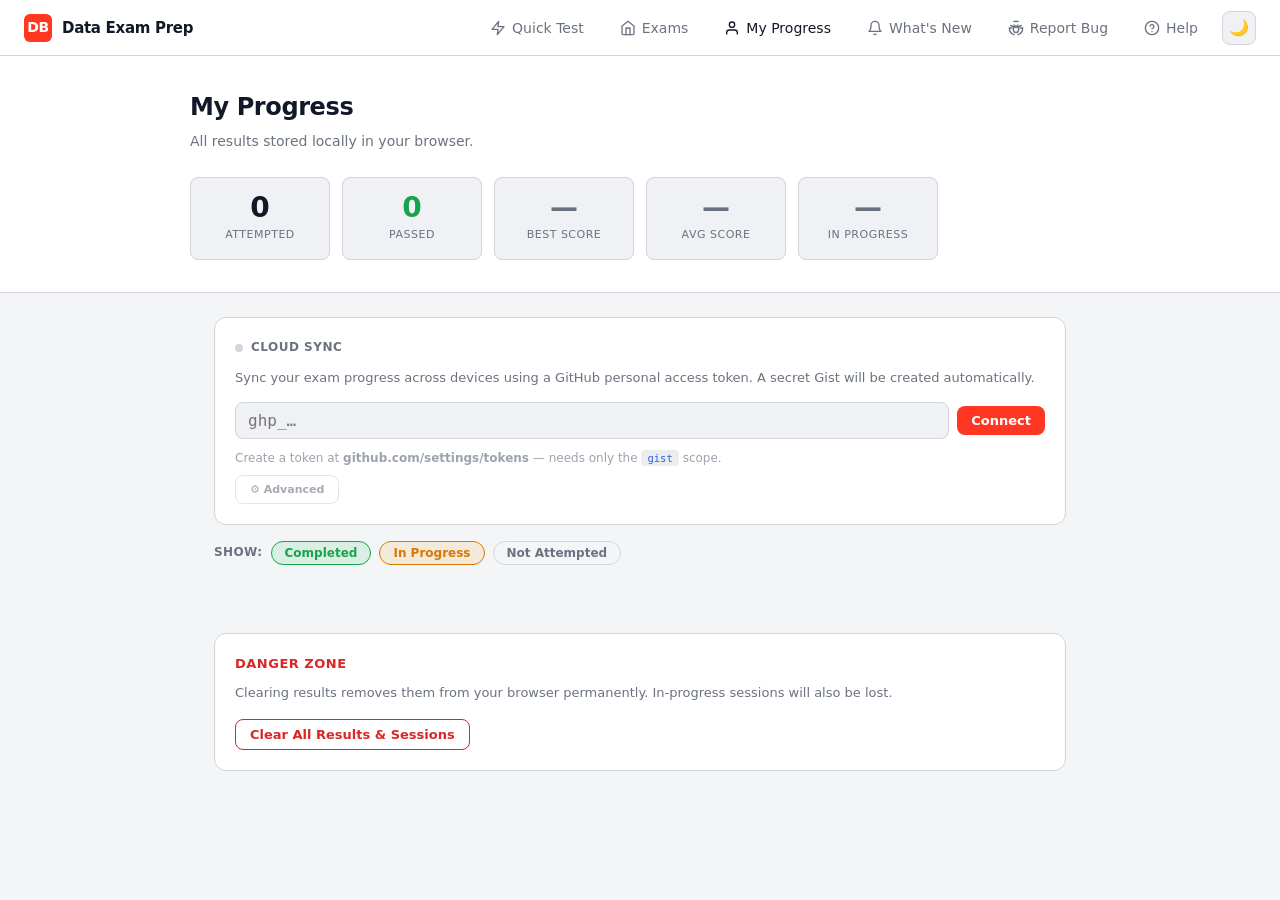
<file: profile.html>
<!DOCTYPE html>
<html lang="en">
<head>
  <meta charset="UTF-8">
  <meta name="viewport" content="width=device-width, initial-scale=1.0, maximum-scale=5.0, viewport-fit=cover">
  <title>My Progress — Data Exam Prep</title>
  <script>
    (function(){var t=localStorage.getItem('theme')||((window.matchMedia('(prefers-color-scheme:dark)').matches)?'dark':'light');document.documentElement.setAttribute('data-theme',t);})();
  </script>
  <link rel="manifest" href="/manifest.json">
  <!-- Google tag (gtag.js) -->
  <script async src="https://www.googletagmanager.com/gtag/js?id=G-CF6T77NM77"></script>
  <script>
    window.dataLayer = window.dataLayer || [];
    function gtag(){dataLayer.push(arguments);}
    gtag('js', new Date());
    gtag('config', 'G-CF6T77NM77');
  </script>
  <meta name="theme-color" content="#3b82f6">
  <link rel="apple-touch-icon" href="/icons/icon.svg">
  <script src="/js/sw-init.js"></script>
  <link rel="stylesheet" href="css/styles.css">
  <style>
    /* ── Stats hero ── */
    .profile-hero {
      background: var(--surface);
      border-bottom: 1px solid var(--border);
      padding: 32px 24px;
    }
    .profile-hero__inner {
      max-width: 900px;
      margin: 0 auto;
    }
    .profile-hero__heading {
      font-size: 24px;
      font-weight: 800;
      letter-spacing: -0.4px;
      margin-bottom: 4px;
    }
    .profile-hero__sub { font-size: 14px; color: var(--text-muted); margin-bottom: 24px; }

    .stat-cards {
      display: grid;
      grid-template-columns: repeat(auto-fill, minmax(140px, 1fr));
      gap: 12px;
    }
    .stat-card {
      background: var(--surface2);
      border: 1px solid var(--border);
      border-radius: var(--radius);
      padding: 16px;
      text-align: center;
    }
    .stat-card__val {
      font-size: 28px;
      font-weight: 800;
      line-height: 1;
      margin-bottom: 4px;
    }
    .stat-card__lbl { font-size: 11px; color: var(--text-muted); text-transform: uppercase; letter-spacing: 0.5px; }

    /* ── Content ── */
    .profile-body {
      max-width: 900px;
      margin: 0 auto;
      padding: 28px 24px 60px;
    }

    /* ── Cert section ── */
    .cert-section { margin-bottom: 36px; }
    .cert-section__header {
      display: flex;
      align-items: center;
      gap: 12px;
      margin-bottom: 14px;
      padding-bottom: 12px;
      border-bottom: 1px solid var(--border);
    }
    .cert-badge-sm {
      width: 32px;
      height: 32px;
      border-radius: 7px;
      display: flex;
      align-items: center;
      justify-content: center;
      font-size: 10px;
      font-weight: 800;
      color: white;
      flex-shrink: 0;
      letter-spacing: -0.3px;
    }
    .cert-section__name { font-size: 15px; font-weight: 700; }
    .cert-section__progress { font-size: 13px; color: var(--text-muted); margin-left: auto; }

    /* ── Exam row ── */
    .exam-row {
      display: flex;
      align-items: center;
      gap: 14px;
      padding: 14px 16px;
      background: var(--surface);
      border: 1px solid var(--border);
      border-radius: var(--radius);
      margin-bottom: 8px;
      transition: border-color 0.15s;
    }
    .exam-row:hover { border-color: var(--border-hover); }
    .exam-row--pass { border-left: 3px solid var(--correct); }
    .exam-row--fail { border-left: 3px solid var(--incorrect); }
    .exam-row--inprogress { border-left: 3px solid var(--warning); }
    .exam-row--untouched { border-left: 3px solid var(--border); }

    .exam-row__icon {
      width: 36px;
      height: 36px;
      border-radius: 8px;
      display: flex;
      align-items: center;
      justify-content: center;
      font-size: 16px;
      flex-shrink: 0;
      background: var(--surface2);
      border: 1px solid var(--border);
    }

    .exam-row__info { flex: 1; min-width: 0; }
    .exam-row__title { font-size: 14px; font-weight: 600; }
    .exam-row__meta { font-size: 12px; color: var(--text-muted); margin-top: 2px; }

    .exam-row__score {
      font-size: 22px;
      font-weight: 800;
      min-width: 60px;
      text-align: right;
      flex-shrink: 0;
    }

    .exam-row__actions { display: flex; gap: 8px; flex-shrink: 0; }

    /* ── Mini score bar ── */
    .score-bar-wrap { width: 80px; flex-shrink: 0; }
    .score-bar-track {
      height: 6px;
      background: var(--surface2);
      border-radius: 3px;
      overflow: hidden;
      margin-top: 4px;
    }
    .score-bar-fill {
      height: 100%;
      border-radius: 3px;
    }

    /* ── Clear all ── */
    .danger-zone {
      margin-top: 40px;
      padding: 20px;
      background: var(--surface);
      border: 1px solid var(--border);
      border-radius: var(--radius-lg);
    }
    .danger-zone__title {
      font-size: 13px;
      font-weight: 700;
      text-transform: uppercase;
      letter-spacing: 0.5px;
      color: var(--incorrect);
      margin-bottom: 8px;
    }
    .danger-zone__desc { font-size: 13px; color: var(--text-muted); margin-bottom: 16px; }

    /* ── Confirm dialog ── */
    .confirm-overlay {
      display: none;
      position: fixed;
      inset: 0;
      background: rgba(0,0,0,0.65);
      z-index: 300;
      align-items: center;
      justify-content: center;
      padding: 20px;
    }
    .confirm-overlay.open { display: flex; }
    .confirm-modal {
      background: var(--surface);
      border: 1px solid var(--border);
      border-radius: var(--radius-lg);
      padding: 28px;
      max-width: 400px;
      width: 100%;
      box-shadow: var(--shadow);
    }
    .confirm-modal h3 { font-size: 18px; font-weight: 700; margin-bottom: 10px; }
    .confirm-modal p { font-size: 14px; color: var(--text-muted); margin-bottom: 22px; line-height: 1.6; }
    .confirm-modal__actions { display: flex; gap: 10px; }

    /* ── Empty state ── */
    .empty-state {
      text-align: center;
      padding: 48px 20px;
      color: var(--text-muted);
    }
    .empty-state__icon { font-size: 40px; margin-bottom: 12px; }
    .empty-state__title { font-size: 16px; font-weight: 700; color: var(--text); margin-bottom: 6px; }
    .empty-state__desc { font-size: 14px; }

    /* ── Attempt history ── */
    .attempts-wrap { margin-top: 6px; }
    .attempt-pill {
      display: inline-flex;
      align-items: center;
      gap: 5px;
      padding: 2px 8px;
      border-radius: 20px;
      font-size: 11px;
      font-weight: 600;
      margin-right: 5px;
      margin-top: 4px;
    }
    .attempt-pill--pass { background: var(--correct-bg); color: var(--correct); }
    .attempt-pill--fail { background: var(--incorrect-bg); color: var(--incorrect); }

    /* ── Sync section ── */
    .sync-section { max-width: 900px; margin: 24px auto 0; padding: 0 24px; }
    .sync-card {
      background: var(--surface);
      border: 1px solid var(--border);
      border-radius: var(--radius-lg);
      padding: 20px;
    }
    .sync-card__header { display: flex; align-items: center; gap: 8px; margin-bottom: 10px; }
    .sync-card__title {
      font-size: 12px;
      font-weight: 700;
      text-transform: uppercase;
      letter-spacing: 0.5px;
      color: var(--text-muted);
    }
    .sync-status-dot { width: 8px; height: 8px; border-radius: 50%; background: var(--border); flex-shrink: 0; }
    .sync-status-dot--ok { background: var(--correct); }
    .sync-status-dot--warn { background: var(--warning); }
    .sync-card__desc { font-size: 13px; color: var(--text-muted); margin-bottom: 14px; line-height: 1.55; }
    .sync-token-row { display: flex; gap: 8px; margin-bottom: 10px; align-items: center; }
    .sync-token-input {
      flex: 1;
      min-width: 0;
      background: var(--surface2);
      border: 1px solid var(--border);
      border-radius: var(--radius);
      padding: 8px 12px;
      font-size: 16px;
      font-family: monospace;
      color: var(--text);
      outline: none;
    }
    .sync-token-input:focus { border-color: var(--border-hover); }
    .sync-hint { font-size: 12px; color: var(--text-faint); line-height: 1.5; }
    .sync-meta { font-size: 13px; color: var(--text-muted); margin-bottom: 12px; }
    .sync-actions { display: flex; gap: 8px; flex-wrap: wrap; }
    .sync-error { font-size: 12px; color: var(--incorrect); margin-top: 8px; }

    /* ── Status filter bar ── */
    .profile-filter-bar {
      max-width: 900px;
      margin: 16px auto 0;
      padding: 0 24px;
      display: flex;
      align-items: center;
      gap: 8px;
      flex-wrap: wrap;
    }
    .filter-bar__label {
      font-size: 12px;
      color: var(--text-muted);
      font-weight: 600;
      text-transform: uppercase;
      letter-spacing: 0.4px;
      flex-shrink: 0;
    }
    .filter-pill {
      padding: 5px 13px;
      border-radius: 20px;
      font-size: 12px;
      font-weight: 600;
      border: 1px solid var(--border);
      background: none;
      color: var(--text-muted);
      cursor: pointer;
      transition: all 0.15s;
      font-family: inherit;
      line-height: 1;
    }
    .filter-pill:hover { border-color: var(--border-hover); color: var(--text); }
    .filter-pill--completed.filter-pill--active  { border-color: var(--correct);   background: rgba(34,197,94,0.12);  color: var(--correct);  }
    .filter-pill--inprogress.filter-pill--active { border-color: var(--warning);   background: rgba(245,158,11,0.12); color: var(--warning);  }
    .filter-pill--not_attempted.filter-pill--active { border-color: var(--accent); background: rgba(59,130,246,0.12); color: var(--accent); }

    @media (max-width: 640px) {
      .profile-hero { padding: 20px 16px; }
      .profile-body { padding: 20px 16px 48px; }
      .stat-cards { grid-template-columns: repeat(3, 1fr); }

      /* Exam rows: wrap actions to second line */
      .exam-row { flex-wrap: wrap; padding: 12px 14px; gap: 10px; }
      .exam-row__icon { display: none; }
      .exam-row__info { flex: 1 1 0; min-width: 0; }
      .exam-row__score { font-size: 18px; min-width: 48px; }
      .score-bar-wrap { display: none; }
      .exam-row__actions {
        flex-basis: 100%;
        display: flex;
        gap: 6px;
      }
      .exam-row__actions .btn {
        flex: 1;
        padding: 8px 6px;
        font-size: 12px;
        justify-content: center;
      }

      .cert-section__header { flex-wrap: wrap; }
      .cert-section__progress { margin-left: 0; flex-basis: 100%; font-size: 12px; }
    }
  </style>
</head>
<body>

<a href="#profileMain" class="skip-link">Skip to main content</a>

<!-- Hero stats -->
<div id="profileMain" role="main">
<div class="profile-hero">
  <div class="profile-hero__inner">
    <h1 class="profile-hero__heading">My Progress</h1>
    <div class="profile-hero__sub">All results stored locally in your browser.</div>
    <div class="stat-cards" id="statCards" data-help="Attempts, pass rate, best and average scores — tracked automatically as you go.">
      <div class="stat-card"><div class="stat-card__val">—</div><div class="stat-card__lbl">Attempted</div></div>
      <div class="stat-card"><div class="stat-card__val">—</div><div class="stat-card__lbl">Passed</div></div>
      <div class="stat-card"><div class="stat-card__val">—</div><div class="stat-card__lbl">Best Score</div></div>
      <div class="stat-card"><div class="stat-card__val">—</div><div class="stat-card__lbl">Avg Score</div></div>
      <div class="stat-card"><div class="stat-card__val">—</div><div class="stat-card__lbl">In Progress</div></div>
    </div>
  </div>
</div>

<div class="sync-section" id="syncSection" data-help="Connect a GitHub token to keep your progress in sync between devices."></div>

<div class="profile-filter-bar" id="filterBar"></div>

<div class="profile-body" id="profileBody">
  <div class="empty-state">
    <div class="spinner" style="margin:0 auto 16px;width:32px;height:32px;border-width:2px"></div>
    <div>Loading…</div>
  </div>
</div>

<!-- Confirm dialog -->
<div class="confirm-overlay" id="confirmOverlay">
  <div class="confirm-modal" role="dialog" aria-modal="true" aria-labelledby="confirmTitle">
    <h3 id="confirmTitle">Clear result?</h3>
    <p id="confirmDesc">This cannot be undone.</p>
    <div class="confirm-modal__actions">
      <button class="btn btn--ghost" style="flex:1" onclick="closeConfirm()">Cancel</button>
      <button class="btn btn--primary" style="flex:1;background:var(--incorrect)" id="confirmOk">Clear</button>
    </div>
  </div>
</div>
</div><!-- /#profileMain -->

<div class="toast" role="status" aria-live="polite" aria-atomic="true"></div>

<script type="module">
  import {
    buildExamKey,
    hydrateCatalog,
    loadJSON,
    migrateLegacyExamStorage,
    showToast,
    resultQuestionsStorageKey,
    resultStorageKey,
    sessionStorageKey
  } from './js/utils.js';
  import { initNav } from './js/nav.js';
  import { trapFocus, releaseFocus } from './js/a11y.js';
  import {
    clearConfig, clearAndPushEmpty, getFilename, getGistId, getLastSynced, getToken,
    isConfigured, markResultDeleted, saveFilename, saveToken, schedulePush, startIdlePoll,
    stopIdlePoll, syncAndPush
  } from './js/gist.js';
  initNav({ active: 'profile' });

  function scoreColor(pct) {
    if (pct >= 80) return 'var(--correct)';
    if (pct >= 70) return 'var(--warning)';
    return 'var(--incorrect)';
  }

  function formatDate(ts) {
    if (!ts) return '—';
    return new Date(ts).toLocaleDateString(undefined, { day: 'numeric', month: 'short', year: 'numeric' });
  }

  function formatDuration(s) {
    if (!s) return '—';
    const m = Math.floor(s / 60), sec = s % 60;
    return `${m}m ${sec}s`;
  }

  let catalog = null;

  // ── Status filters ──────────────────────────────────────────────────────
  const FILTER_KEY = 'profile_status_filters';
  const FILTER_DEFS = [
    { id: 'completed',    label: 'Completed',    dot: 'var(--correct)'  },
    { id: 'inprogress',   label: 'In Progress',  dot: 'var(--warning)'  },
    { id: 'not_attempted',label: 'Not Attempted', dot: 'var(--border)'   },
  ];

  function loadFilters() {
    try {
      const saved = JSON.parse(localStorage.getItem(FILTER_KEY));
      if (Array.isArray(saved) && saved.length) return new Set(saved);
    } catch {}
    return new Set(['completed', 'inprogress']);
  }

  function saveFilters() {
    localStorage.setItem(FILTER_KEY, JSON.stringify([...activeFilters]));
  }

  let activeFilters = loadFilters();

  function getExamStatus(result, session) {
    if (result) return 'completed';
    if (session) return 'inprogress';
    return 'not_attempted';
  }

  function renderFilters() {
    const bar = document.getElementById('filterBar');
    if (!bar) return;
    bar.innerHTML = `
      <span class="filter-bar__label">Show:</span>
      ${FILTER_DEFS.map(d => `
        <button class="filter-pill filter-pill--${d.id}${activeFilters.has(d.id) ? ' filter-pill--active' : ''}"
                data-filter="${d.id}">
          ${d.label}
        </button>
      `).join('')}
    `;
    bar.querySelectorAll('.filter-pill').forEach(btn => {
      btn.addEventListener('click', () => {
        const id = btn.dataset.filter;
        if (activeFilters.has(id)) {
          if (activeFilters.size > 1) activeFilters.delete(id);
        } else {
          activeFilters.add(id);
        }
        saveFilters();
        renderFilters();
        render();
      });
    });
  }

  // ── Sync UI ──
  function relativeTime(ts) {
    if (!ts) return 'never';
    const s = Math.floor((Date.now() - ts) / 1000);
    if (s < 10) return 'just now';
    if (s < 60) return `${s}s ago`;
    if (s < 3600) return `${Math.floor(s / 60)}m ago`;
    return `${Math.floor(s / 3600)}h ago`;
  }

  function renderSyncSection() {
    const el = document.getElementById('syncSection');
    if (!el) return;
    const token = getToken();
    const gistId = getGistId();
    const lastSynced = getLastSynced();
    const filename = getFilename();
    const defaultFilename = 'data-exam-prep-state.json';

    if (!token) {
      el.innerHTML = `
        <div class="sync-card">
          <div class="sync-card__header">
            <div class="sync-status-dot"></div>
            <div class="sync-card__title">Cloud Sync</div>
          </div>
          <div class="sync-card__desc">Sync your exam progress across devices using a GitHub personal access token. A secret Gist will be created automatically.</div>
          <div class="sync-token-row">
            <label for="gistTokenInput" class="sr-only">GitHub personal access token</label>
            <input type="password" class="sync-token-input" id="gistTokenInput" placeholder="ghp_…" autocomplete="off" aria-describedby="syncHint" />
            <button class="btn btn--primary btn--sm" onclick="connectGist()">Connect</button>
          </div>
          <div class="sync-hint" id="syncHint">Create a token at <strong>github.com/settings/tokens</strong> — needs only the <code>gist</code> scope.</div>
          <div style="margin-top:8px">
            <button class="btn btn--ghost btn--sm" style="font-size:11px;opacity:0.6" onclick="toggleSyncAdvanced()">⚙ Advanced</button>
            <div id="syncAdvanced" style="display:none;margin-top:8px">
              <label for="gistFilenameInput" style="font-size:12px;color:var(--text-muted)">Gist filename (for multiple profiles)</label>
              <div class="sync-token-row" style="margin-top:4px">
                <input type="text" class="sync-token-input" id="gistFilenameInput"
                  placeholder="${defaultFilename}" value="${filename !== defaultFilename ? filename : ''}"
                  autocomplete="off" style="font-size:12px" />
                <button class="btn btn--ghost btn--sm" onclick="applyGistFilename()">Save</button>
              </div>
            </div>
          </div>
          <div class="sync-error" id="syncError" style="display:none"></div>
        </div>`;
    } else if (!gistId) {
      el.innerHTML = `
        <div class="sync-card">
          <div class="sync-card__header">
            <div class="sync-status-dot sync-status-dot--warn"></div>
            <div class="sync-card__title">Cloud Sync</div>
            <span style="font-size:12px;color:var(--warning);margin-left:4px">Token saved — not yet synced</span>
          </div>
          <div class="sync-meta">Gist not yet created. Sync now to create it.</div>
          <div class="sync-actions">
            <button class="btn btn--primary btn--sm" id="syncNowBtn" onclick="doSyncNow()">↻ Sync now</button>
            <button class="btn btn--ghost btn--sm" style="color:var(--incorrect)" onclick="doDisconnect()">Disconnect</button>
          </div>
          <div class="sync-error" id="syncError" style="display:none"></div>
        </div>`;
    } else {
      el.innerHTML = `
        <div class="sync-card">
          <div class="sync-card__header">
            <div class="sync-status-dot sync-status-dot--ok"></div>
            <div class="sync-card__title">Cloud Sync</div>
            <span style="font-size:12px;color:var(--correct);margin-left:4px">Connected</span>
            <span style="font-size:12px;color:var(--text-faint);margin-left:auto">Last synced: ${relativeTime(lastSynced)}</span>
          </div>
          <div class="sync-meta" style="font-size:11px;color:var(--text-faint)">
            File: <code>${filename}</code> &nbsp;·&nbsp; Polling every 60s
          </div>
          <div class="sync-actions">
            <button class="btn btn--ghost btn--sm" id="syncNowBtn" onclick="doSyncNow()">↻ Sync now</button>
            <button class="btn btn--ghost btn--sm" style="color:var(--incorrect)" onclick="doDisconnect()">Disconnect</button>
          </div>
          <div class="sync-error" id="syncError" style="display:none"></div>
        </div>`;
    }
  }

  window.toggleSyncAdvanced = function() {
    const el = document.getElementById('syncAdvanced');
    if (el) el.style.display = el.style.display === 'none' ? 'block' : 'none';
  };

  window.applyGistFilename = function() {
    const input = document.getElementById('gistFilenameInput');
    const val = (input?.value || '').trim();
    saveFilename(val);
    showToast(val ? `Gist file set to: ${val}` : 'Gist filename reset to default');
  };

  function showSyncError(msg) {
    const el = document.getElementById('syncError');
    if (el) { el.style.display = 'block'; el.textContent = msg; }
  }

  window.connectGist = async function() {
    const input = document.getElementById('gistTokenInput');
    const token = (input?.value || '').trim();
    if (!token) { showSyncError('Please enter a token.'); return; }
    saveToken(token);
    const btn = document.querySelector('#syncSection .btn--primary');
    if (btn) { btn.disabled = true; btn.textContent = 'Connecting…'; }
    const result = await syncAndPush();
    if (result.ok) {
      if (result.changed) render();
      startIdlePoll();
      renderSyncSection();
      showToast('Connected to GitHub Gist');
    } else {
      clearConfig();
      renderSyncSection();
      showSyncError(result.error === 'invalid_token' ? 'Invalid token — check permissions.' : `Failed: ${result.error}`);
    }
  };

  window.doSyncNow = async function() {
    const btn = document.getElementById('syncNowBtn');
    if (btn) { btn.disabled = true; btn.textContent = 'Syncing…'; }
    const result = await syncAndPush();
    if (!result.ok) {
      showSyncError(`Sync failed: ${result.error}`);
      renderSyncSection();
      return;
    }
    if (result.changed) { render(); showToast('Synced — imported new results'); }
    else showToast('Synced successfully');
    renderSyncSection();
  };

  window.doDisconnect = function() {
    clearConfig(); // stopIdlePoll() called inside clearConfig
    renderSyncSection();
    showToast('Disconnected from GitHub Gist');
  };

  async function init() {
    const rawCatalog = await loadJSON('exams/catalog.json');
    catalog = await hydrateCatalog(rawCatalog);
    migrateLegacyExamStorage(catalog.certifications);
    renderSyncSection();
    renderFilters();
    if (isConfigured()) {
      startIdlePoll();
      const result = await syncAndPush();
      if (result.changed) { render(); renderSyncSection(); showToast('Synced new progress from Gist'); return; }
      renderSyncSection(); // update "last synced" timestamp
    }
    render();
  }

  window.addEventListener('gist:synced', () => {
    render();
    renderSyncSection();
    showToast('Synced — new results imported');
  });

  function getAllResults(validExamKeys) {
    const results = {};
    for (const key of Object.keys(localStorage)) {
      if (key.startsWith('result_') && !key.startsWith('result_questions_')) {
        const examKey = key.slice('result_'.length);
        if (validExamKeys && !validExamKeys.has(examKey)) continue;
        const val = JSON.parse(localStorage.getItem(key));
        if (val?._deleted) continue; // tombstone — treat as no result
        results[examKey] = val;
      }
    }
    return results;
  }

  function getInProgressSessions(validExamKeys) {
    const sessions = {};
    for (const key of Object.keys(localStorage)) {
      if (key.startsWith('session_')) {
        const examKey = key.slice('session_'.length);
        if (validExamKeys && !validExamKeys.has(examKey)) continue;
        sessions[examKey] = JSON.parse(localStorage.getItem(key));
      }
    }
    return sessions;
  }

  function render() {
    const validExamKeys = new Set(
      catalog.certifications.flatMap(cert => cert.exams.map(exam => buildExamKey(cert.id, exam.id)))
    );
    const results = getAllResults(validExamKeys);
    const sessions = getInProgressSessions(validExamKeys);

    // ── Compute global stats ──
    const resultList = Object.values(results);
    const attempted = resultList.length;
    const passed = resultList.filter(r => r.passed).length;
    const scores = resultList.map(r => r.percentage);
    const bestScore = scores.length ? Math.max(...scores) : null;
    const avgScore = scores.length ? Math.round(scores.reduce((a,b)=>a+b,0)/scores.length) : null;
    const inProgress = Object.keys(sessions).length;

    document.getElementById('statCards').innerHTML = `
      <div class="stat-card">
        <div class="stat-card__val">${attempted}</div>
        <div class="stat-card__lbl">Attempted</div>
      </div>
      <div class="stat-card">
        <div class="stat-card__val" style="color:var(--correct)">${passed}</div>
        <div class="stat-card__lbl">Passed</div>
      </div>
      <div class="stat-card">
        <div class="stat-card__val" style="color:${bestScore!==null?scoreColor(bestScore):'var(--text-muted)'}">
          ${bestScore !== null ? bestScore+'%' : '—'}
        </div>
        <div class="stat-card__lbl">Best Score</div>
      </div>
      <div class="stat-card">
        <div class="stat-card__val" style="color:${avgScore!==null?scoreColor(avgScore):'var(--text-muted)'}">
          ${avgScore !== null ? avgScore+'%' : '—'}
        </div>
        <div class="stat-card__lbl">Avg Score</div>
      </div>
      <div class="stat-card">
        <div class="stat-card__val" style="color:${inProgress?'var(--warning)':'var(--text-muted)'}">
          ${inProgress || '—'}
        </div>
        <div class="stat-card__lbl">In Progress</div>
      </div>
    `;

    // ── Per-cert sections ──
    let html = '';

    for (const cert of catalog.certifications) {
      const certTotal = cert.exams.length;
      if (certTotal === 0) continue;

      const visibleExams = cert.exams.filter(exam => {
        const examKey = buildExamKey(cert.id, exam.id);
        return activeFilters.has(getExamStatus(results[examKey], sessions[examKey]));
      });
      if (visibleExams.length === 0) continue;

      const examRows = visibleExams.map(exam => {
        const examKey = buildExamKey(cert.id, exam.id);
        return buildExamRow(cert, exam, examKey, results[examKey], sessions[examKey]);
      }).join('');
      const certAttempted = cert.exams.filter(e => results[buildExamKey(cert.id, e.id)]).length;

      html += `
        <div class="cert-section">
          <div class="cert-section__header">
            <div class="cert-badge-sm" style="background:${cert.color}">${cert.badge}</div>
            <div class="cert-section__name">${cert.name}</div>
            <div class="cert-section__progress">${certAttempted}/${certTotal} attempted</div>
          </div>
          ${examRows || `<div class="empty-state" style="padding:24px"><div class="empty-state__desc">No exams available yet for this certification.</div></div>`}
        </div>
      `;
    }

    // ── Quick Test history ──
    const qtHistory = (() => { try { return JSON.parse(localStorage.getItem('quicktest_history') || '[]'); } catch { return []; } })();
    if (qtHistory.length) {
      html += `<div class="cert-section">
        <div class="cert-section__header">
          <div class="cert-badge-sm" style="background:#8b5cf6">⚡</div>
          <div class="cert-section__name">Quick Tests</div>
          <div class="cert-section__progress">${qtHistory.length} session${qtHistory.length !== 1 ? 's' : ''}</div>
        </div>`;
      for (const qt of qtHistory) {
        const color = scoreColor(qt.percentage);
        const date = new Date(qt.date).toLocaleDateString(undefined, { day: 'numeric', month: 'short', year: 'numeric' });
        html += `
          <div class="exam-row exam-row--${qt.percentage >= 70 ? 'pass' : 'fail'}">
            <div class="exam-row__icon">⚡</div>
            <div class="exam-row__info">
              <div class="exam-row__title">${qt.label}</div>
              <div class="exam-row__meta">${qt.correct}/${qt.total} correct · ${formatDuration(qt.timeTaken)} · ${date}</div>
            </div>
            <div>
              <div class="exam-row__score" style="color:${color}">${qt.percentage}%</div>
              <div class="score-bar-wrap"><div class="score-bar-track"><div class="score-bar-fill" style="width:${qt.percentage}%;background:${color}"></div></div></div>
            </div>
            <div class="exam-row__actions">
              <a href="review.html?key=${encodeURIComponent(qt.reviewKey)}" class="btn btn--ghost btn--sm">Review</a>
              <button class="btn btn--ghost btn--sm" style="color:var(--incorrect)" onclick="clearQt('${qt.id}')">Clear</button>
            </div>
          </div>`;
      }
      html += `</div>`;
    }

    // ── Danger zone ──
    html += `
      <div class="danger-zone">
        <div class="danger-zone__title">Danger Zone</div>
        <div class="danger-zone__desc">Clearing results removes them from your browser permanently. In-progress sessions will also be lost.</div>
        <button class="btn btn--ghost btn--sm" style="border-color:var(--incorrect);color:var(--incorrect)" onclick="confirmClearAll()">
          Clear All Results & Sessions
        </button>
      </div>
    `;

    document.getElementById('profileBody').innerHTML = html;
  }

  function buildExamRow(cert, exam, examKey, result, session) {
    let statusClass = 'untouched';
    let icon = '📋';
    let scoreHtml = '<span style="color:var(--text-faint);font-size:14px">Not attempted</span>';
    let metaHtml = `${exam.questionCount} questions · ${(exam.timeLimit || cert.examDetails.timeLimit)} min`;
    let actionsHtml = `<a href="index.html" class="btn btn--ghost btn--sm">Start →</a>`;

    if (result) {
      statusClass = result.passed ? 'pass' : 'fail';
      icon = result.passed ? '✅' : '❌';
      const color = scoreColor(result.percentage);
      scoreHtml = `
        <div>
          <div class="exam-row__score" style="color:${color}">${result.percentage}%</div>
          <div class="score-bar-wrap">
            <div class="score-bar-track">
              <div class="score-bar-fill" style="width:${result.percentage}%;background:${color}"></div>
            </div>
          </div>
        </div>
      `;
      metaHtml = `
        ${result.correct}/${result.total} correct ·
        ${formatDuration(result.timeTaken)} ·
        ${formatDate(result.completedAt)}
        <span class="attempt-pill attempt-pill--${result.passed?'pass':'fail'}" style="margin-left:4px">
          ${result.passed ? '✓ Pass' : '✗ Fail'}
        </span>
      `;
      actionsHtml = `
        <button class="btn btn--ghost btn--sm" onclick="confirmClear('${examKey}', '${exam.title}')">Clear</button>
        <button class="btn btn--ghost btn--sm" onclick="goReview('${examKey}', '${cert.id}', '${exam.id}')">Review</button>
        <button class="btn btn--primary btn--sm" onclick="startExam('${cert.id}', '${exam.id}', '${exam.file}')">Retake</button>
      `;
    } else if (session) {
      statusClass = 'inprogress';
      icon = '⏸';
      const answered = Object.values(session.answers || {}).filter(a => a.length > 0).length;
      const pct = Math.round(((session.secondsLeft || 0) / (cert.examDetails.timeLimit * 60)) * 100);
      scoreHtml = `<span style="color:var(--warning);font-size:13px;font-weight:700">In progress</span>`;
      metaHtml = `${answered} answered · ${Math.floor((session.secondsLeft||0)/60)}m remaining`;
      actionsHtml = `
        <button class="btn btn--ghost btn--sm" onclick="confirmClearSession('${examKey}', '${exam.title}')">Discard</button>
        <button class="btn btn--primary btn--sm" onclick="startExam('${cert.id}', '${exam.id}', '${exam.file}')">Resume →</button>
      `;
    } else {
      actionsHtml = `<button class="btn btn--primary btn--sm" onclick="startExam('${cert.id}', '${exam.id}', '${exam.file}')">Start →</button>`;
    }

    return `
      <div class="exam-row exam-row--${statusClass}">
        <div class="exam-row__icon">${icon}</div>
        <div class="exam-row__info">
          <div class="exam-row__title">${exam.title}</div>
          <div class="exam-row__meta">${metaHtml}</div>
        </div>
        ${scoreHtml}
        <div class="exam-row__actions">${actionsHtml}</div>
      </div>
    `;
  }

  // ── Actions ──
  window.startExam = function(certId, examId, file) {
    const p = new URLSearchParams({ cert: certId, exam: examId, file: file || '' });
    window.location.href = 'exam.html?' + p.toString();
  };

  window.goReview = function(examKey, certId, examId) {
    const p = new URLSearchParams({ cert: certId, exam: examId });
    window.location.href = 'review.html?' + p.toString();
  };

  // ── Confirm helpers ──
  let pendingAction = null;

  function openConfirm(title, desc, action) {
    pendingAction = action;
    document.getElementById('confirmTitle').textContent = title;
    document.getElementById('confirmDesc').textContent = desc;
    document.getElementById('confirmOk').onclick = () => { action(); closeConfirm(); };
    document.getElementById('confirmOverlay').classList.add('open');
    trapFocus(document.getElementById('confirmOverlay').querySelector('[role="dialog"]'));
  }

  window.closeConfirm = function() {
    releaseFocus();
    document.getElementById('confirmOverlay').classList.remove('open');
    pendingAction = null;
  };

  window.confirmClear = function(examKey, title) {
    openConfirm(
      `Clear "${title}"?`,
      'Your score and answers for this exam will be permanently removed from your browser.',
      () => {
        markResultDeleted(resultStorageKey(examKey));
        localStorage.removeItem(sessionStorageKey(examKey));
        showToast(`Cleared: ${title}`);
        schedulePush();
        render();
      }
    );
  };

  window.confirmClearSession = function(examKey, title) {
    openConfirm(
      `Discard in-progress session for "${title}"?`,
      'Your progress on this exam will be lost. You can start fresh.',
      () => {
        localStorage.removeItem(sessionStorageKey(examKey));
        showToast('Session discarded');
        schedulePush();
        render();
      }
    );
  };

  window.confirmClearAll = function() {
    openConfirm(
      'Clear everything?',
      'All exam results, scores, and in-progress sessions will be permanently removed. Your theme preference is kept.',
      async () => {
        const keysToRemove = Object.keys(localStorage).filter(k =>
          k.startsWith('result_') || k.startsWith('session_') || k === 'quicktest_history'
        );
        keysToRemove.forEach(k => localStorage.removeItem(k));
        showToast(`Cleared ${keysToRemove.length} records`);
        render();
        if (isConfigured()) clearAndPushEmpty(); // async, no await — fire-and-forget
      }
    );
  };

  window.clearQt = function(id) {
    openConfirm('Clear quick test?', 'This result will be permanently removed.',
      () => {
        const examKey = `quicktest::${id}`;
        markResultDeleted(`result_${examKey}`);
        const history = (() => { try { return JSON.parse(localStorage.getItem('quicktest_history') || '[]'); } catch { return []; } })();
        const updated = history.filter(qt => qt.id !== id);
        localStorage.setItem('quicktest_history', JSON.stringify(updated));
        showToast('Quick test cleared');
        schedulePush();
        render();
      }
    );
  };

  document.addEventListener('keydown', e => {
    if (e.key === 'Escape') closeConfirm();
  });

  // Re-render if online resync brought in new results
  window.addEventListener('gist:synced', e => {
    if (e.detail?.changed) { render(); renderSyncSection(); showToast('Synced new progress from Gist'); }
  });

  init().catch(e => {
    document.getElementById('profileBody').innerHTML = `<p class="text-muted fs-14" style="padding:32px">Failed to load: ${e.message}</p>`;
  });
</script>
</body>
</html>
</file>
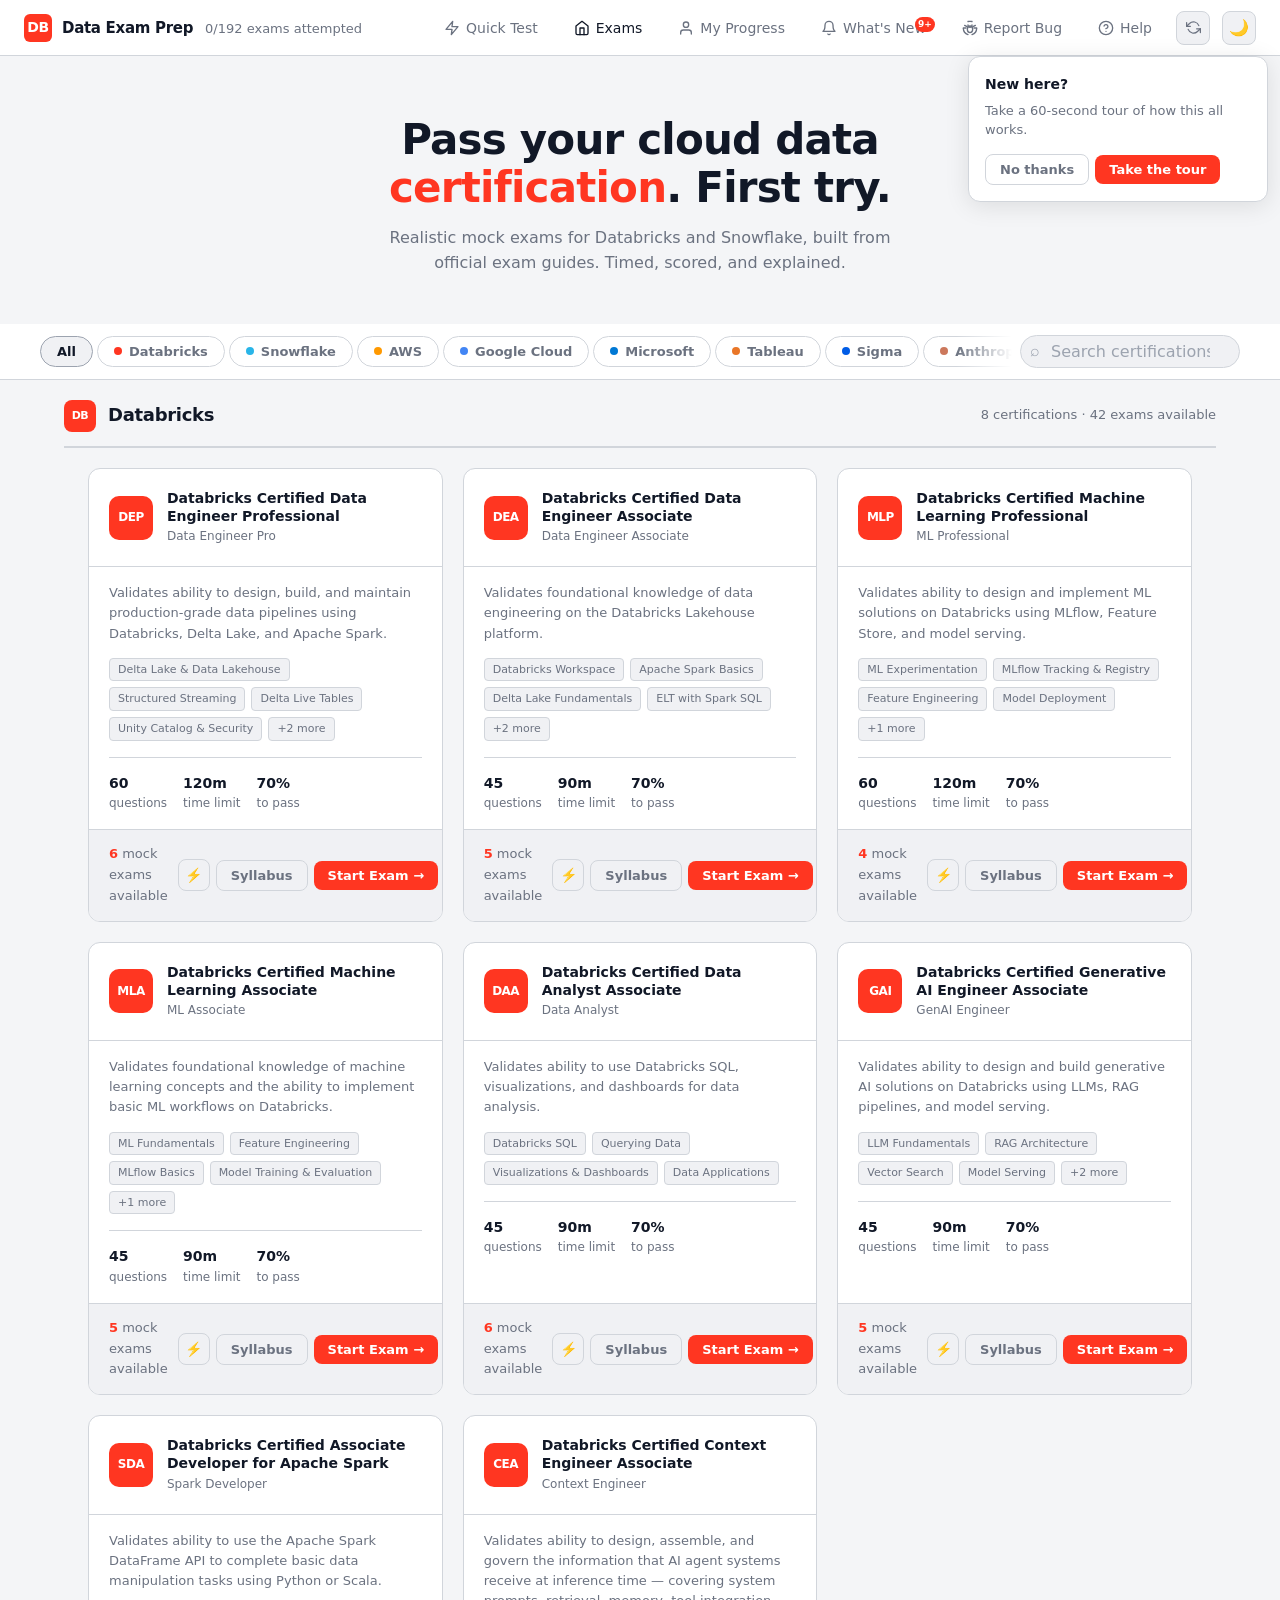
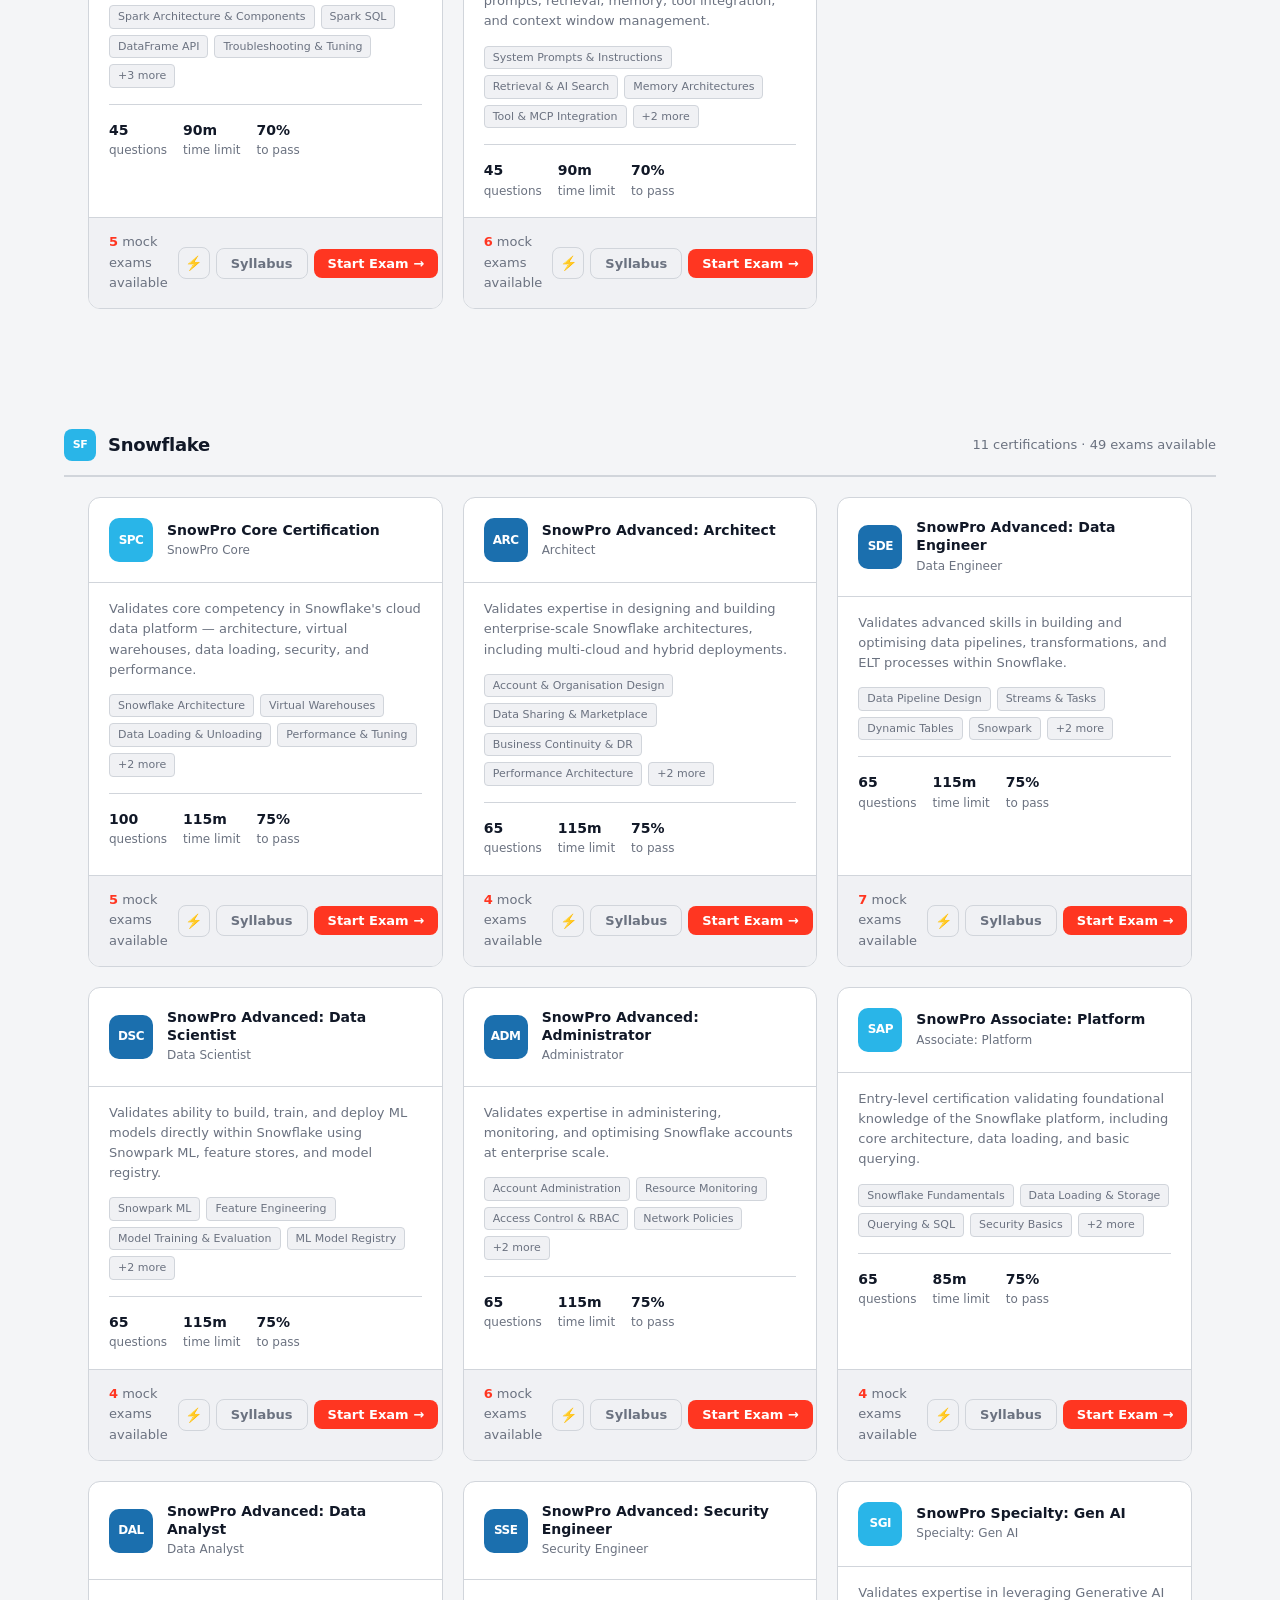
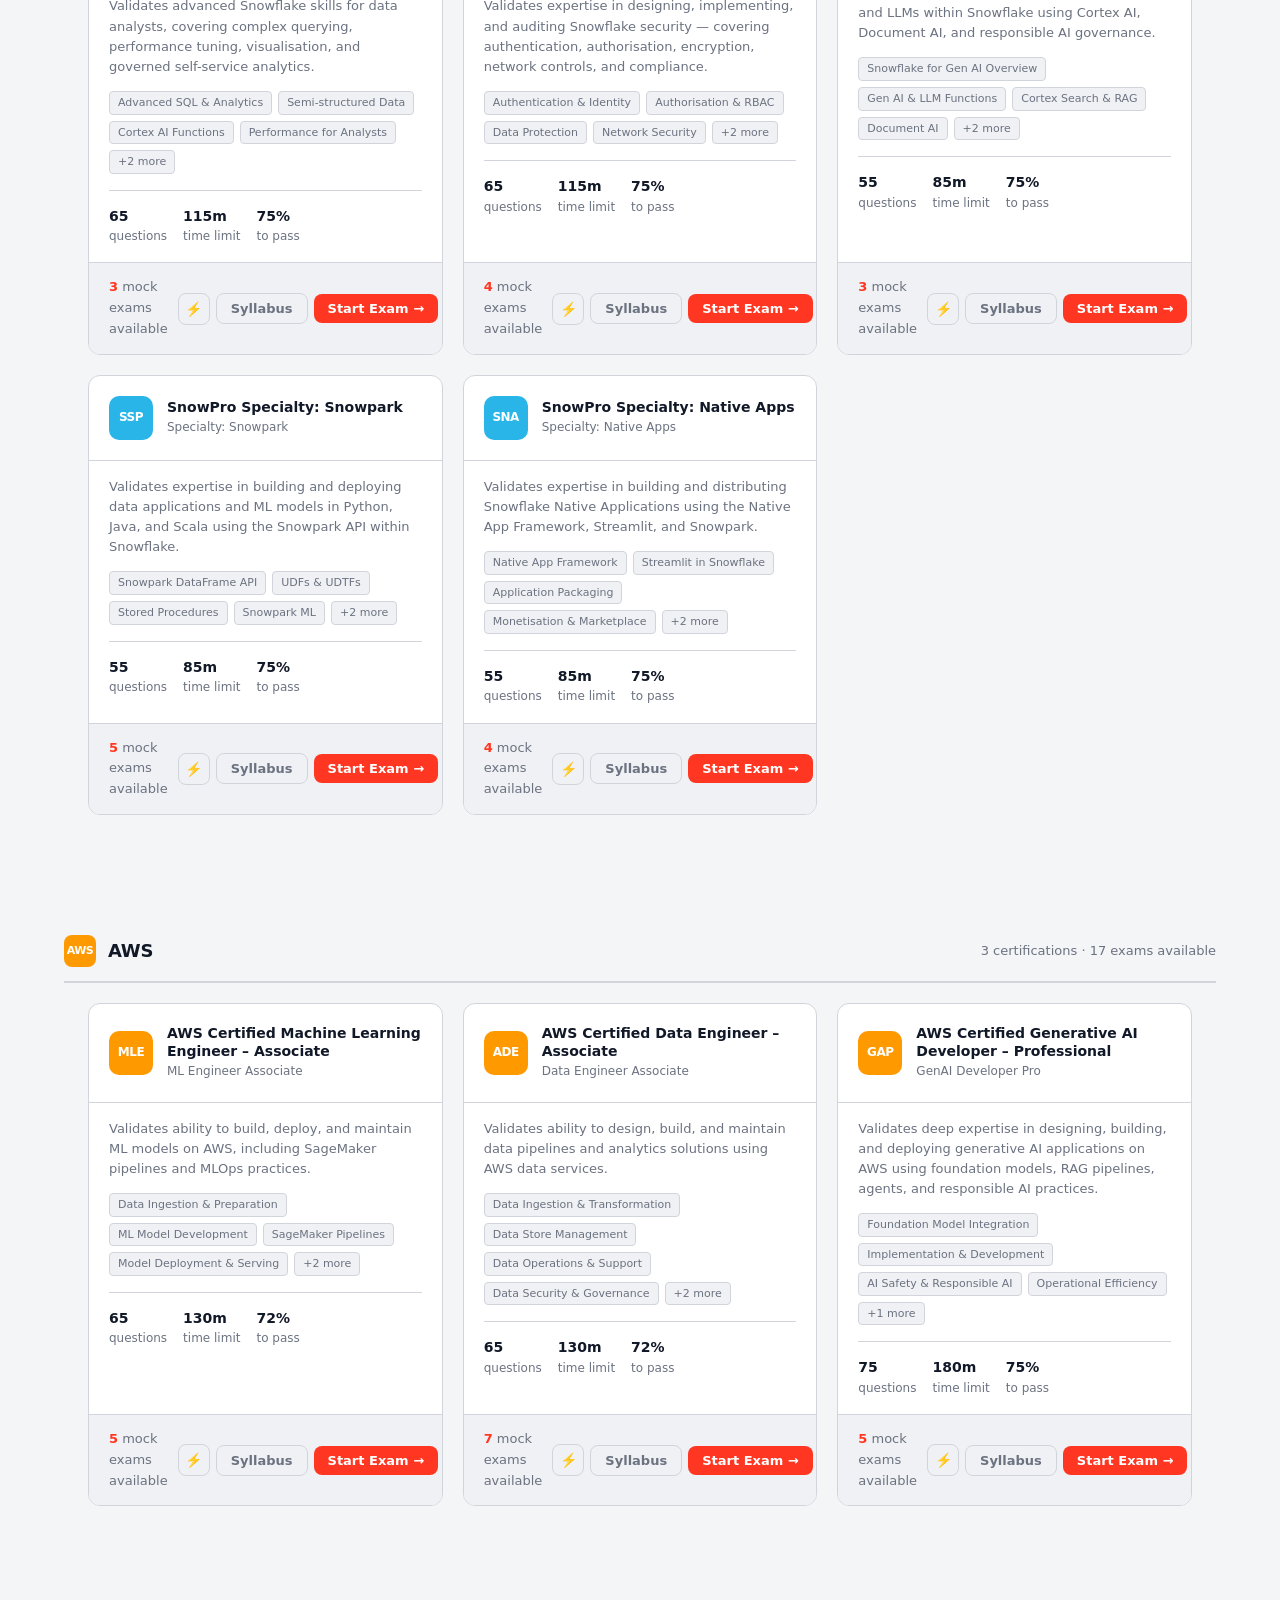
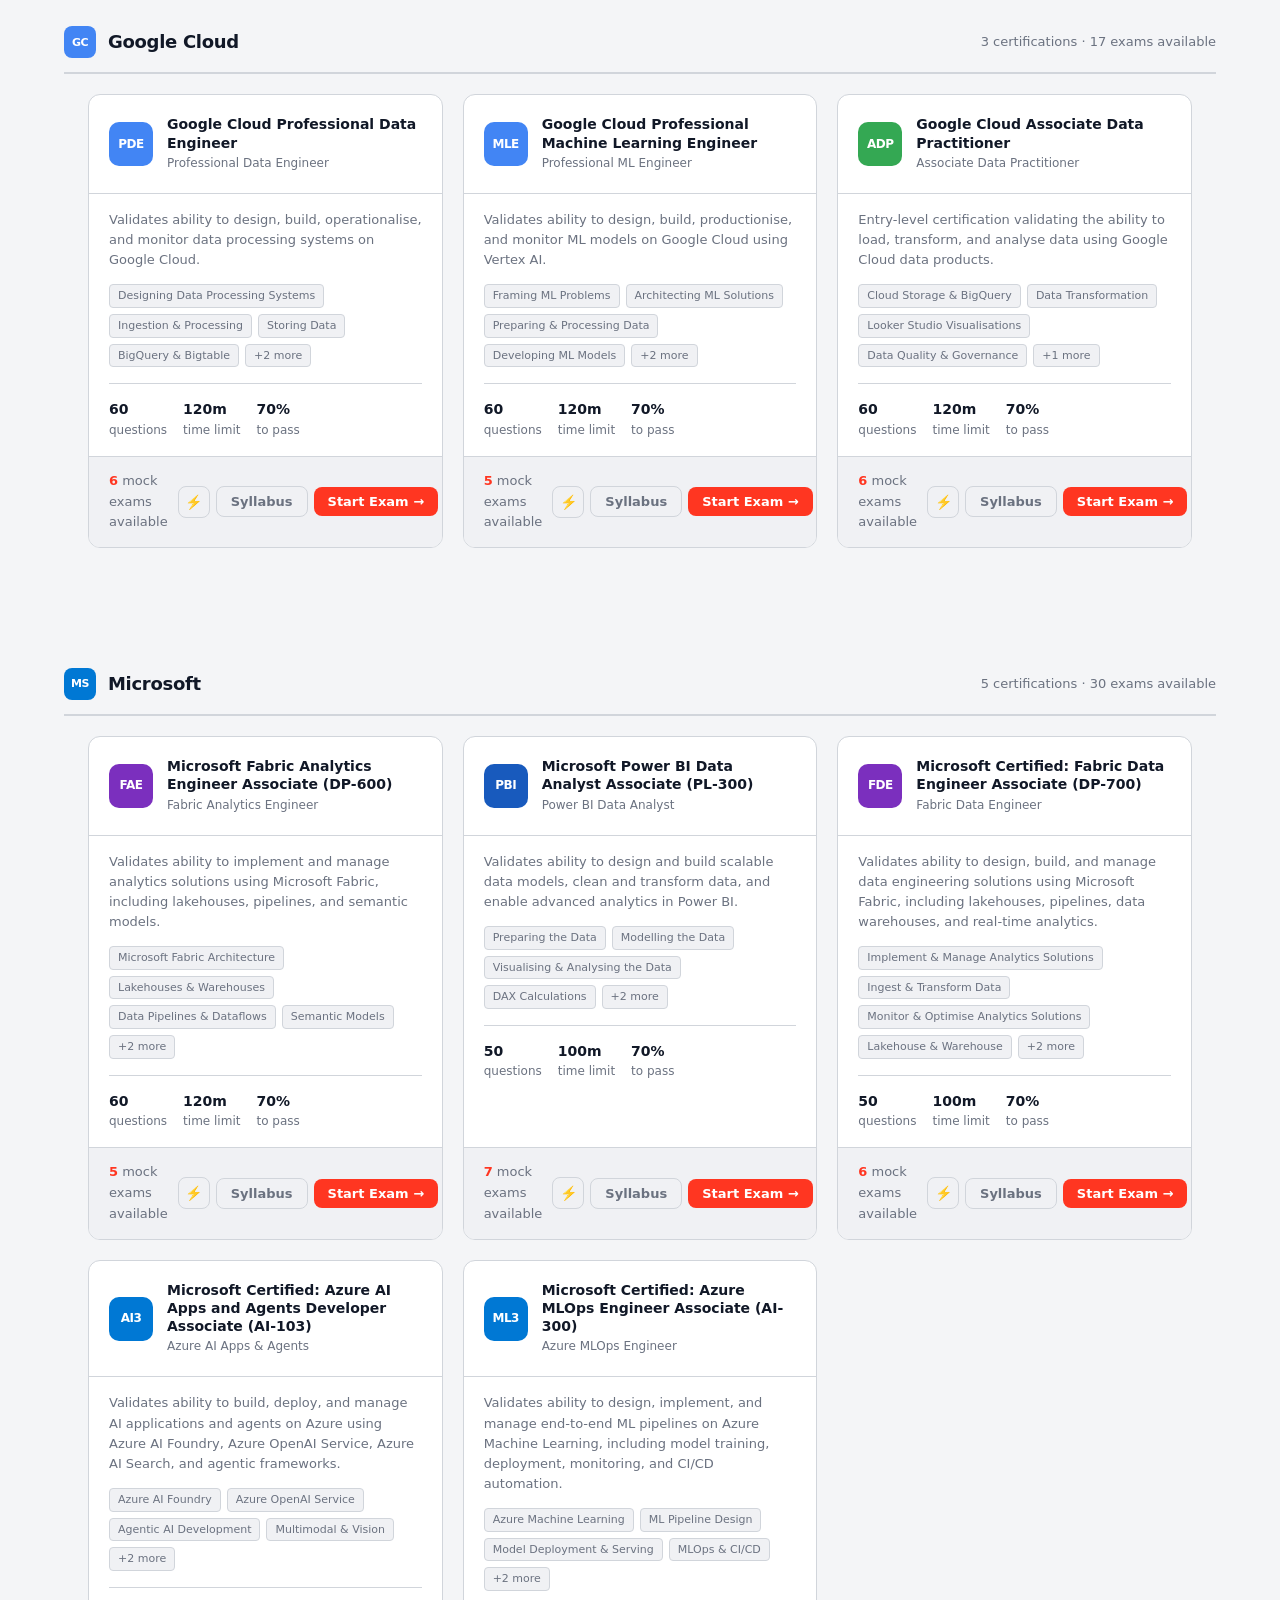
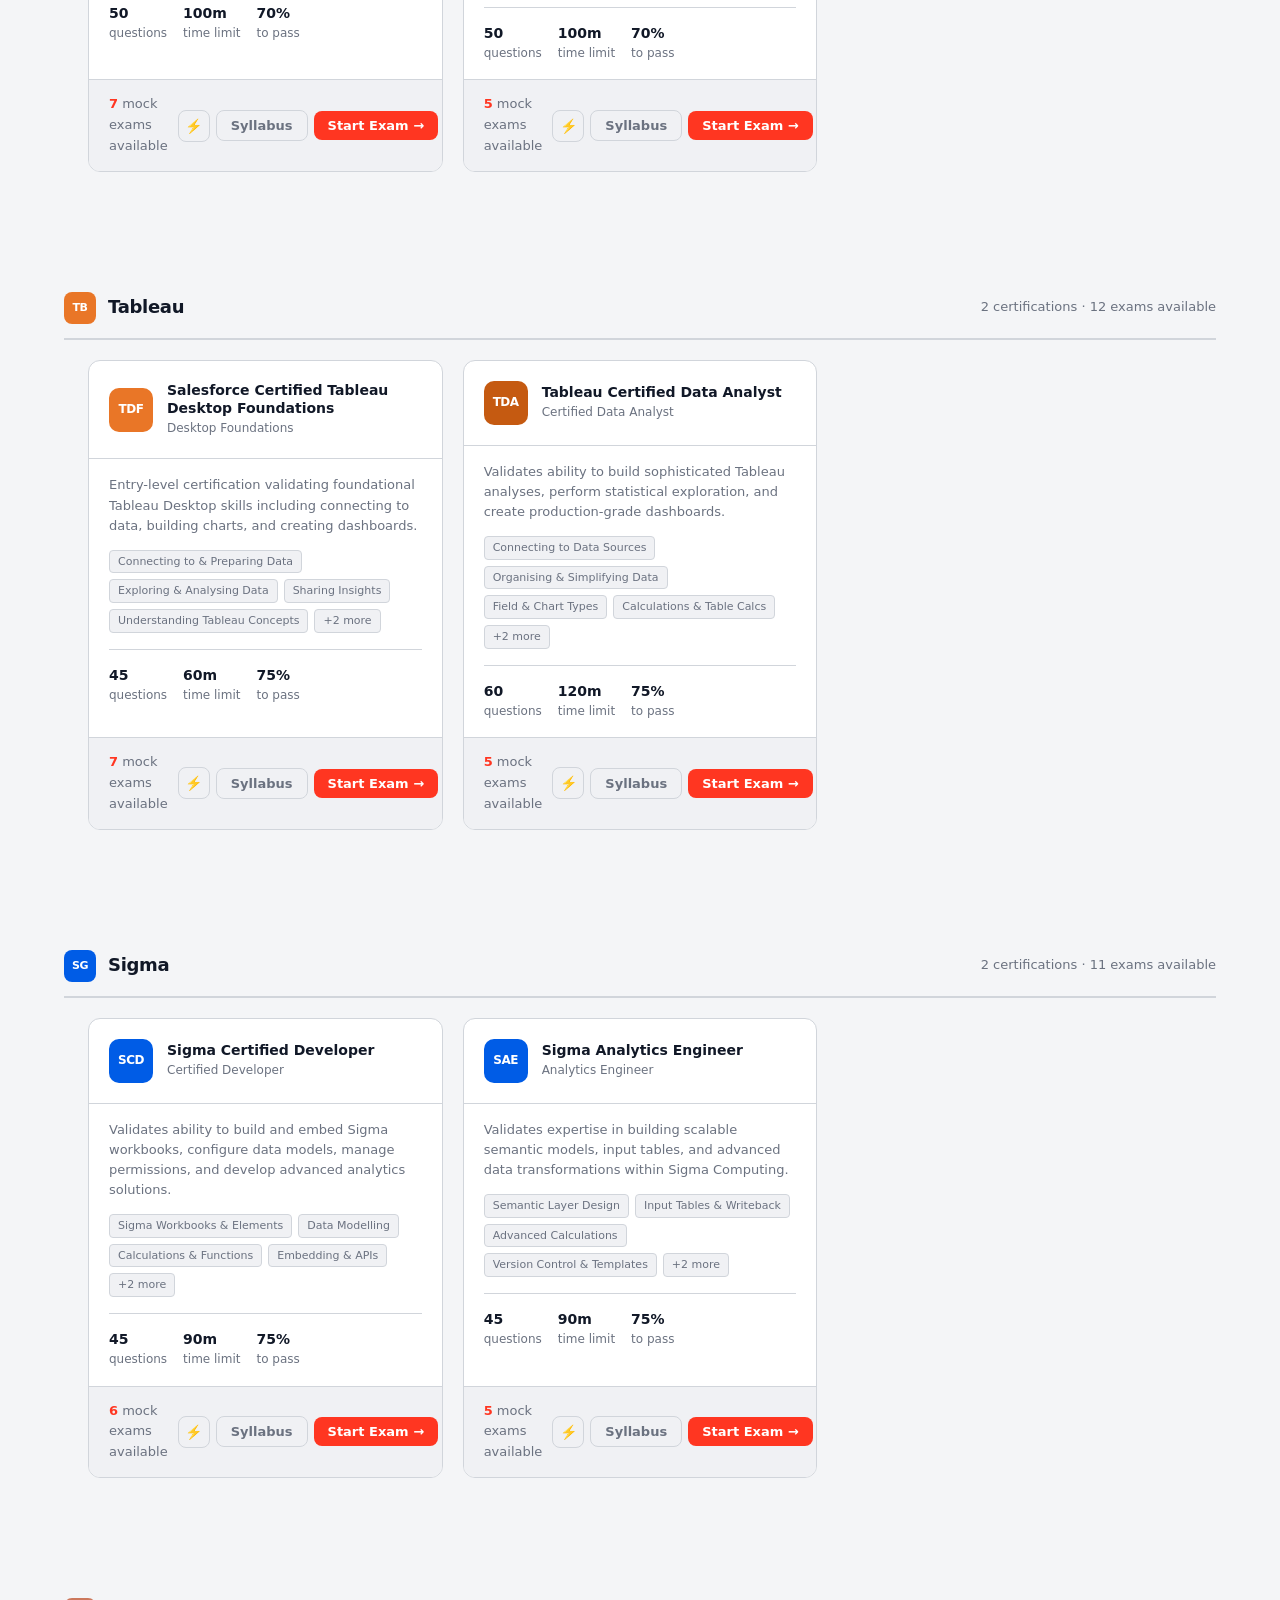
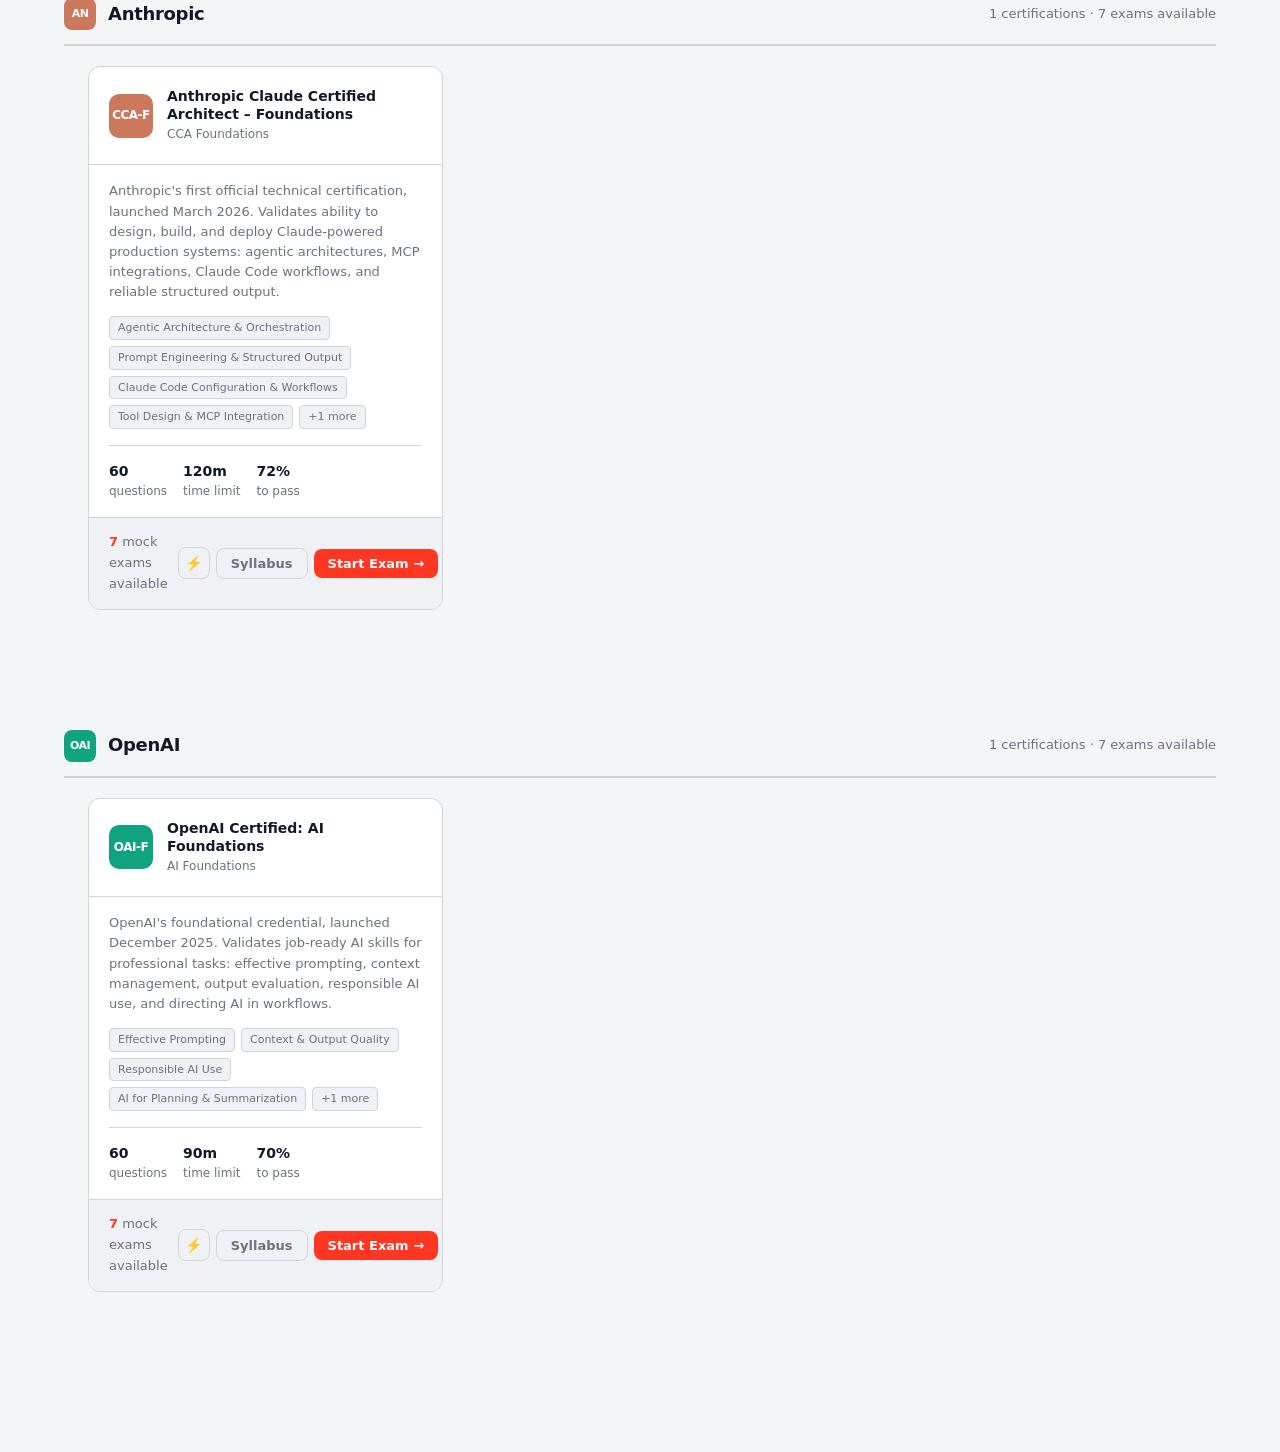
<file: quicktest.html>
<!DOCTYPE html>
<html lang="en">
<head>
  <meta charset="UTF-8">
  <meta name="viewport" content="width=device-width, initial-scale=1.0, maximum-scale=5.0, viewport-fit=cover">
  <title>Quick Test — Data Exam Prep</title>
  <script>
    (function(){var t=localStorage.getItem('theme')||((window.matchMedia('(prefers-color-scheme:dark)').matches)?'dark':'light');document.documentElement.setAttribute('data-theme',t);})();
  </script>
  <link rel="manifest" href="/manifest.json">
  <script async src="https://www.googletagmanager.com/gtag/js?id=G-CF6T77NM77"></script>
  <script>
    window.dataLayer = window.dataLayer || [];
    function gtag(){dataLayer.push(arguments);}
    gtag('js', new Date());
    gtag('config', 'G-CF6T77NM77');
  </script>
  <meta name="theme-color" content="#3b82f6">
  <link rel="apple-touch-icon" href="/icons/icon.svg">
  <script src="/js/sw-init.js"></script>
  <link rel="stylesheet" href="css/styles.css">
  <style>
    body {
      display: flex;
      flex-direction: column;
      min-height: 100vh;
      min-height: 100dvh;
    }

    /* ── Top bar ── */
    #qtBar {
      background: var(--surface);
      border-bottom: 1px solid var(--border);
      padding: 0 20px;
      height: 56px;
      display: flex;
      align-items: center;
      gap: 12px;
      flex-shrink: 0;
      position: sticky;
      top: 0;
      z-index: 100;
    }

    #qtBar .bar-exit {
      color: var(--text-muted);
      font-size: 13px;
      font-weight: 600;
      display: inline-flex;
      align-items: center;
      gap: 4px;
      padding: 6px 10px;
      border-radius: var(--radius);
      border: 1px solid var(--border);
      background: none;
      text-decoration: none;
      transition: all 0.15s;
      white-space: nowrap;
    }
    #qtBar .bar-exit:hover { color: var(--text); border-color: var(--border-hover); background: var(--surface2); }

    #qtBar .bar-title {
      flex: 1;
      font-size: 14px;
      font-weight: 700;
      text-align: center;
      white-space: nowrap;
      overflow: hidden;
      text-overflow: ellipsis;
    }

    #qtTimer {
      font-size: 15px;
      font-weight: 700;
      font-variant-numeric: tabular-nums;
      padding: 5px 12px;
      background: var(--surface2);
      border: 1px solid var(--border);
      border-radius: var(--radius);
      min-width: 74px;
      text-align: center;
      color: var(--text);
      flex-shrink: 0;
    }
    #qtTimer.timer--warning { color: var(--warning) !important; border-color: rgba(217,119,6,0.4); }
    #qtTimer.timer--critical { color: var(--incorrect) !important; border-color: rgba(220,38,38,0.4); animation: pulse 1s infinite; }

    #qtScore {
      font-size: 13px;
      font-weight: 700;
      color: var(--text-muted);
      white-space: nowrap;
      flex-shrink: 0;
    }
    #qtScore .score-correct { color: var(--correct); }

    /* ── Loading ── */
    #qtLoading {
      display: flex;
      flex-direction: column;
      align-items: center;
      justify-content: center;
      flex: 1;
      gap: 16px;
      color: var(--text-muted);
      padding: 60px 24px;
    }

    .spinner {
      width: 36px;
      height: 36px;
      border: 3px solid var(--border);
      border-top-color: var(--accent);
      border-radius: 50%;
      animation: spin 0.8s linear infinite;
    }
    @keyframes spin { to { transform: rotate(360deg); } }
    @keyframes pulse { 0%, 100% { opacity: 1; } 50% { opacity: 0.6; } }

    /* ── Main quiz area ── */
    #qtMain {
      display: none;
      flex: 1;
    }

    #qtCard {
      max-width: 760px;
      margin: 0 auto;
      padding: 28px 24px 60px;
      width: 100%;
    }

    /* ── Question meta row ── */
    .qt-meta {
      display: flex;
      align-items: center;
      gap: 8px;
      flex-wrap: wrap;
      margin-bottom: 16px;
    }

    .qt-qnum {
      font-size: 12px;
      font-weight: 700;
      padding: 3px 9px;
      background: var(--surface2);
      border: 1px solid var(--border);
      border-radius: 5px;
      color: var(--text-muted);
      white-space: nowrap;
    }

    .qt-domain {
      font-size: 12px;
      font-weight: 600;
      padding: 3px 9px;
      border-radius: 5px;
      background: rgba(139,146,176,0.12);
      color: var(--text-muted);
      white-space: nowrap;
    }

    .qt-cert-badge {
      font-size: 11px;
      font-weight: 800;
      padding: 3px 8px;
      border-radius: 5px;
      color: white;
      white-space: nowrap;
      letter-spacing: 0.3px;
    }

    /* ── Stem ── */
    .qt-stem {
      font-size: 16px;
      line-height: 1.65;
      color: var(--text);
      margin-bottom: 22px;
    }
    .qt-stem pre { margin: 14px 0; }
    .qt-stem p { margin: 0 0 0.7em; }
    .qt-stem p:last-child { margin-bottom: 0; }
    .qt-stem ul, .qt-stem ol { margin: 0.4em 0 0.7em 1.5em; padding: 0; }
    .qt-stem li { margin-bottom: 0.25em; }
    .qt-stem a { color: var(--accent); text-decoration: none; }
    .qt-stem a:hover { text-decoration: underline; }

    /* ── Options ── */
    #qtOptions { margin-bottom: 18px; }

    /* ── Action row ── */
    .qt-actions {
      display: flex;
      gap: 10px;
      align-items: center;
      margin-top: 6px;
    }
    .qt-actions .spacer { flex: 1; }

    /* ── Question context pills ── */
    .qt-platform-pill {
      font-size: 11px;
      font-weight: 700;
      padding: 3px 9px;
      border-radius: 20px;
      border: 1px solid currentColor;
      white-space: nowrap;
      opacity: 0.85;
    }
    .qt-domain-group-pill {
      font-size: 11px;
      font-weight: 600;
      padding: 3px 9px;
      border-radius: 20px;
      border: 1px solid currentColor;
      white-space: nowrap;
      display: inline-flex;
      align-items: center;
      gap: 4px;
      opacity: 0.85;
    }

    /* ── Empty pool state ── */
    #qtEmpty {
      display: none;
      max-width: 480px;
      margin: 60px auto;
      padding: 0 24px;
      text-align: center;
    }
    #qtEmpty h2 { font-size: 20px; font-weight: 700; margin-bottom: 10px; }
    #qtEmpty p { color: var(--text-muted); font-size: 14px; margin-bottom: 24px; line-height: 1.6; }

    /* ── Confirm modal ── */
    .confirm-overlay {
      display: none;
      position: fixed;
      inset: 0;
      background: rgba(0,0,0,0.7);
      z-index: 300;
      align-items: center;
      justify-content: center;
      padding: 20px;
    }
    .confirm-overlay.open { display: flex; }
    .confirm-modal {
      background: var(--surface);
      border: 1px solid var(--border);
      border-radius: var(--radius-lg);
      padding: 28px;
      max-width: 400px;
      width: 100%;
      box-shadow: var(--shadow);
    }
    .confirm-modal h3 { font-size: 19px; font-weight: 700; margin-bottom: 10px; }
    .confirm-modal p { font-size: 14px; color: var(--text-muted); margin-bottom: 22px; line-height: 1.6; }
    .confirm-actions { display: flex; gap: 10px; }

    /* ── Mobile ── */
    @media (max-width: 600px) {
      #qtBar { padding: 0 12px; gap: 8px; }
      #qtBar .bar-title { font-size: 13px; }
      #qtCard { padding: 16px 14px 48px; }
      .qt-stem { font-size: 15px; }
      #qtTimer { font-size: 13px; padding: 4px 9px; min-width: 62px; }
    }
  </style>
</head>
<body>

<a href="#qtMain" class="skip-link">Skip to main content</a>
<h1 class="sr-only" id="pageH1">Quick Test — Data Exam Prep</h1>

<!-- Top bar -->
<div id="qtBar">
  <a href="index.html" class="bar-exit">← Exit</a>
  <span class="bar-title">Quick Test</span>
  <div id="qtTimer">--:--</div>
  <div id="qtScore"><span id="qtScoreTotal">0</span> / <span id="qtScoreMax">—</span></div>
  <button class="theme-toggle hide-mobile" id="themeToggle" title="Toggle theme"></button>
  <button class="btn btn--ghost btn--sm" id="qtEndBtn" onclick="promptEndQuiz()">End Quiz</button>
</div>

<!-- Loading state -->
<div id="qtLoading">
  <div class="spinner"></div>
  <span>Loading questions…</span>
</div>

<!-- Empty pool state -->
<div id="qtEmpty">
  <h2>No questions found</h2>
  <p>No questions matched your filter settings. Try selecting a broader platform, cert, or domain.</p>
  <a href="index.html" class="btn btn--ghost">← Back to Home</a>
</div>

<!-- Main quiz UI -->
<div id="qtMain" role="main">
  <div id="qtCard">
    <!-- Question meta -->
    <div class="qt-meta" id="qtMeta"></div>

    <!-- Multi-select hint -->
    <div class="multi-hint" id="qtMultiHint" style="display:none;">
      ⚠ Select ALL that apply — this question has multiple correct answers
    </div>

    <!-- Question stem -->
    <div class="qt-stem" id="qtStem"></div>

    <!-- Options -->
    <div id="qtOptions"></div>

    <!-- Action buttons -->
    <div class="qt-actions" id="qtActions">
      <a class="report-btn" id="qtReportBtn" href="#" target="_blank" rel="noopener noreferrer" aria-label="Report an issue with this question (opens in new window)"
         style="display:flex;align-items:center;gap:6px;padding:7px 12px;background:none;border:1px solid var(--border);border-radius:var(--radius);color:var(--text-muted);font-size:13px;text-decoration:none;transition:all 0.15s"
         onmouseover="this.style.color='var(--incorrect)';this.style.borderColor='rgba(220,38,38,0.4)'"
         onmouseout="this.style.color='var(--text-muted)';this.style.borderColor='var(--border)'">⚑ Report</a>
      <div class="spacer"></div>
      <button class="btn btn--primary" id="qtNextBtn" disabled onclick="advanceQuestion()">Next Question →</button>
    </div>
  </div>
</div>

<!-- End quiz confirm modal -->
<div class="confirm-overlay" id="confirmOverlay">
  <div class="confirm-modal" role="dialog" aria-modal="true" aria-labelledby="confirmModalTitle">
    <h3 id="confirmModalTitle">End Quiz?</h3>
    <p>Your progress will be saved and you'll see a review of the questions you answered.</p>
    <div class="confirm-actions">
      <button class="btn btn--ghost" style="flex:1" onclick="closeConfirm()">Keep Going</button>
      <button class="btn btn--primary" style="flex:1" onclick="endQuiz()">End &amp; Review</button>
    </div>
  </div>
</div>

<script type="module">
  import { loadJSON, processMarkdown, processInlineMarkdown, saveState, formatTime, shuffle, scoreColor } from './js/utils.js';
  import { initTheme, toggleTheme } from './js/theme.js';
  import { buildExamIssueUrl } from './js/nav.js';
  import { trapFocus, releaseFocus, announce } from './js/a11y.js';
  initTheme();
  document.getElementById('themeToggle').addEventListener('click', toggleTheme);

  // ── Config ──────────────────────────────────────────────────────────────────
  let config;
  try {
    const raw = sessionStorage.getItem('quicktest_config');
    if (!raw) { window.location.href = 'index.html'; throw new Error('no config'); }
    config = JSON.parse(raw);
  } catch { /* redirect already triggered */ }

  if (!config) {
    // Belt-and-suspenders: in case JS continues after the throw
    window.location.href = 'index.html';
  }

  // ── State ────────────────────────────────────────────────────────────────────
  let pool = [];            // shuffled question pool
  let catalogData = null;   // stored for pill lookups
  let currentPoolIdx = 0;
  let answered = 0;
  let displayOptions = []; // shuffled option order for current question
  let correctCount = 0;
  let selectedOptions = new Set();
  let startedAt = Date.now();
  let timerInterval = null;
  let secondsElapsed = 0;
  let secondsRemaining = config.timeLimit ? config.timeLimit * 60 : null;
  let quizEnded = false;

  // Per-question tracking
  const answeredQuestions = [];   // questions that were actually answered (for review)
  const results = {};             // { uniqueQId: { selected: [...], correct: bool } }
  const answersMap = {};          // { uniqueQId: [...selectedIds] }
  const domainStats = {};         // { domain: { correct, total } }

  // ── Helpers ──────────────────────────────────────────────────────────────────
  function shuffleArray(arr) {
    const a = [...arr];
    for (let i = a.length - 1; i > 0; i--) {
      const j = Math.floor(Math.random() * (i + 1));
      [a[i], a[j]] = [a[j], a[i]];
    }
    return a;
  }

  function kebabToTitle(str) {
    return (str || '').split('-').map(w => w.charAt(0).toUpperCase() + w.slice(1)).join(' ');
  }

  function escapeHtmlInline(str) {
    return (str || '')
      .replace(/&/g, '&amp;')
      .replace(/</g, '&lt;')
      .replace(/>/g, '&gt;')
      .replace(/`([^`]+)`/g, '<code>$1</code>');
  }

  function filterLabel() {
    const parts = [];
    if (config.platforms?.length === 1) parts.push(kebabToTitle(config.platforms[0]));
    else if (config.platforms?.length > 1) parts.push(`${config.platforms.length} platforms`);
    if (config.certs?.length === 1) parts.push(kebabToTitle(config.certs[0]));
    else if (config.certs?.length > 1) parts.push(`${config.certs.length} certs`);
    if (config.domainIds?.length) parts.push(`${config.domainIds.length} domains`);
    return parts.length ? parts.join(' › ') : 'All Questions';
  }

  function getDomainGroup(domainId) {
    return catalogData?.domainGroups?.find(g => g.domains?.includes(domainId)) || null;
  }

  // ── Pool building ─────────────────────────────────────────────────────────────
  async function buildPool() {
    try {
      catalogData = await loadJSON('exams/catalog.json');
    } catch (e) {
      showEmpty();
      return;
    }

    const loadTasks = [];

    for (const cert of catalogData.certifications || []) {
      // Platform filter (array — empty means all)
      if (config.platforms?.length && !config.platforms.includes(cert.platform)) continue;
      // Cert filter (array — empty means all)
      if (config.certs?.length && !config.certs.includes(cert.id)) continue;

      for (const examEntry of cert.exams || []) {
        const file = typeof examEntry === 'string' ? examEntry : (examEntry?.file || '');
        if (!file) continue;
        loadTasks.push({ file, cert });
      }
    }

    const rawPool = [];

    await Promise.all(loadTasks.map(async ({ file, cert }) => {
      let examData;
      try {
        examData = await loadJSON(file);
      } catch {
        return; // skip silently
      }

      const examId = examData.meta?.id || file.split('/').pop().replace(/\.json$/i, '');
      const certId = cert.id;
      const certShortName = cert.shortName || cert.badge || certId;
      const certColor = cert.color || '#3b82f6';
      const platObj = (catalogData.platforms || []).find(p => p.id === cert.platform) || {};

      for (const q of examData.questions || []) {
        // Domain filter (array of domain IDs — empty means all)
        if (config.domainIds?.length && !config.domainIds.includes(q.domain)) continue;

        const grp = getDomainGroup(q.domain);
        const uniqueId = `${certId}::${examId}::${q.id}`;
        rawPool.push({
          ...q,
          _uniqueId: uniqueId,
          _certId: certId,
          _certName: cert.name || certShortName,
          _certShortName: certShortName,
          _certColor: certColor,
          _examId: examId,
          _platformName: platObj.name || cert.platform,
          _platformColor: platObj.color || '#888',
          _groupName: grp?.name || '',
          _groupIcon: grp?.icon || '',
          _groupColor: grp?.color || '#888'
        });
      }
    }));

    pool = shuffle(rawPool);

    if (pool.length === 0) {
      showEmpty();
      return;
    }

    // Update document title
    document.title = `Quick Test — ${filterLabel()} — Data Exam Prep`;
    document.getElementById('pageH1').textContent = `Quick Test — ${filterLabel()}`;

    startQuiz();
  }

  // ── Quiz lifecycle ────────────────────────────────────────────────────────────
  function startQuiz() {
    document.getElementById('qtLoading').style.display = 'none';
    document.getElementById('qtMain').style.display = 'block';
    document.getElementById('qtScoreMax').textContent = pool.length;
    startedAt = Date.now();
    startTimer();
    showQuestion(0);
    announce(`Quick Test started. ${pool.length} questions.`);

    window.gtag && gtag('event', 'quicktest_started', {
      pool_size: pool.length,
      platform: config.platform,
      cert_count: config.certs?.length || 0,
      domain_count: config.domainIds?.length || 0,
      time_limit: config.timeLimit
    });
  }

  function showEmpty() {
    document.getElementById('qtLoading').style.display = 'none';
    document.getElementById('qtEmpty').style.display = 'block';
  }

  // ── Timer ─────────────────────────────────────────────────────────────────────
  function startTimer() {
    updateTimerDisplay();
    timerInterval = setInterval(() => {
      if (quizEnded) { clearInterval(timerInterval); return; }
      secondsElapsed++;
      if (secondsRemaining !== null) {
        secondsRemaining--;
        if (secondsRemaining <= 0) {
          clearInterval(timerInterval);
          endQuiz(true); // time's up — no confirm
          return;
        }
      }
      updateTimerDisplay();
    }, 1000);
  }

  function updateTimerDisplay() {
    const el = document.getElementById('qtTimer');
    if (secondsRemaining !== null) {
      el.textContent = formatTime(secondsRemaining);
      el.className = '';
      if (secondsRemaining <= 300) el.className = 'timer--warning';
      if (secondsRemaining <= 60) el.className = 'timer--critical';
      if (secondsRemaining === 300) announce('5 minutes remaining', 'assertive');
      if (secondsRemaining === 60) announce('1 minute remaining', 'assertive');
    } else {
      el.textContent = formatTime(secondsElapsed);
      el.className = '';
    }
  }

  // ── Question rendering ────────────────────────────────────────────────────────
  function showQuestion(idx) {
    if (idx >= pool.length) { endQuiz(); return; }

    currentPoolIdx = idx;
    selectedOptions = new Set();

    const q = pool[idx];
    const isMulti = q.type === 'multiple';

    // Meta row — platform pill + cert badge + domain group pill
    const metaEl = document.getElementById('qtMeta');
    const platStyle = `color:${q._platformColor};border-color:${q._platformColor}40;background:${q._platformColor}18`;
    const grpStyle = `color:${q._groupColor};border-color:${q._groupColor}40;background:${q._groupColor}18`;
    metaEl.innerHTML =
      `<span class="qt-qnum">Q${idx + 1} / ${pool.length}</span>` +
      `<span class="qt-platform-pill" style="${platStyle}">${q._platformName}</span>` +
      `<span class="qt-cert-badge" style="background:${q._certColor}">${q._certShortName}</span>` +
      (q._groupName ? `<span class="qt-domain-group-pill" style="${grpStyle}">${q._groupIcon} ${q._groupName}</span>` : '');

    // Multi-select hint
    document.getElementById('qtMultiHint').style.display = isMulti ? 'flex' : 'none';

    // Stem
    document.getElementById('qtStem').innerHTML = processMarkdown(q.stem);

    // Options — shuffled display order, labels always A B C... top-to-bottom
    displayOptions = shuffleArray(q.options);
    const displayLabels = ['A', 'B', 'C', 'D', 'E', 'F'];
    const optionsEl = document.getElementById('qtOptions');
    optionsEl.setAttribute('role', isMulti ? 'group' : 'radiogroup');
    optionsEl.setAttribute('aria-label', 'Answer options');
    optionsEl.innerHTML = displayOptions.map((opt, i) =>
      `<button class="option" role="${isMulti ? 'checkbox' : 'radio'}" aria-checked="false" data-opt="${opt.id}" onclick="toggleOption('${opt.id}')">
        <span class="option__key">${displayLabels[i]}</span>
        <span class="option__text">${processInlineMarkdown(opt.text)}</span>
      </button>`
    ).join('');

    // Next button — disabled until selection made
    const nextBtn = document.getElementById('qtNextBtn');
    nextBtn.disabled = true;
    nextBtn.textContent = idx === pool.length - 1 ? 'Finish Quiz' : 'Next Question →';

    // Report button
    document.getElementById('qtReportBtn').href = buildExamIssueUrl({
      cert: q._certName, exam: q._examId, question: q.id, context: 'Quick Test'
    });

    window.scrollTo(0, 0);
  }

  // ── Option toggling ───────────────────────────────────────────────────────────
  window.toggleOption = function(optId) {
    const q = pool[currentPoolIdx];
    const isMulti = q.type === 'multiple';

    if (isMulti) {
      if (selectedOptions.has(optId)) selectedOptions.delete(optId);
      else selectedOptions.add(optId);
    } else {
      selectedOptions.clear();
      selectedOptions.add(optId);
    }

    document.querySelectorAll('#qtOptions .option').forEach(btn => {
      const selected = selectedOptions.has(btn.dataset.opt);
      btn.className = selected ? 'option selected' : 'option';
      btn.setAttribute('aria-checked', String(selected));
    });

    document.getElementById('qtNextBtn').disabled = selectedOptions.size === 0;
  };

  // ── Record answer (silent — no visual feedback) ───────────────────────────────
  function recordCurrentAnswer() {
    if (selectedOptions.size === 0) return;
    const q = pool[currentPoolIdx];
    const uid = q._uniqueId;
    if (results[uid]) return; // already recorded (e.g. endQuiz called twice)

    const correctSet = new Set(q.options.filter(o => o.correct).map(o => o.id));
    const isCorrect = selectedOptions.size === correctSet.size &&
      [...selectedOptions].every(id => correctSet.has(id));

    if (isCorrect) correctCount++;
    answered++;

    results[uid] = { selected: [...selectedOptions], correct: isCorrect };
    answersMap[uid] = [...selectedOptions];

    const domain = q.domain || 'unknown';
    if (!domainStats[domain]) domainStats[domain] = { correct: 0, total: 0 };
    domainStats[domain].total++;
    if (isCorrect) domainStats[domain].correct++;

    answeredQuestions.push({
      id: uid,
      stem: q.stem,
      options: q.options,
      domain: q.domain,
      type: q.type,
      difficulty: q.difficulty,
      reference: q.reference || '',
    });

    updateScore();

    window.gtag && gtag('event', 'quicktest_answered', {
      correct: isCorrect,
      question_idx: currentPoolIdx + 1,
      pool_size: pool.length,
      cert: q._certId,
      domain: q.domain
    });
  }

  // ── Advance to next question ──────────────────────────────────────────────────
  window.advanceQuestion = function() {
    recordCurrentAnswer();
    if (currentPoolIdx + 1 >= pool.length) {
      endQuiz();
    } else {
      showQuestion(currentPoolIdx + 1);
    }
  };

  // ── Score display ─────────────────────────────────────────────────────────────
  function updateScore() {
    document.getElementById('qtScoreTotal').textContent = answered;
  }

  // ── End quiz ──────────────────────────────────────────────────────────────────
  window.promptEndQuiz = function() {
    document.getElementById('confirmOverlay').classList.add('open');
    trapFocus(document.getElementById('confirmOverlay').querySelector('[role="dialog"]'));
  };

  window.closeConfirm = function() {
    releaseFocus();
    document.getElementById('confirmOverlay').classList.remove('open');
  };

  window.endQuiz = function(timeUp = false) {
    if (quizEnded) return;
    quizEnded = true;
    recordCurrentAnswer(); // capture last answer if user ends mid-question
    clearInterval(timerInterval);
    releaseFocus();
    document.getElementById('confirmOverlay').classList.remove('open');
    document.getElementById('qtEndBtn').disabled = true;

    // If user clicks "End Quiz" before checking the current question,
    // we do NOT count the unanswered current question.

    const timeTaken = secondsRemaining !== null
      ? (config.timeLimit * 60) - secondsRemaining
      : secondsElapsed;

    const id = `qt_${Date.now()}`;
    const label = filterLabel();
    const examKey = `quicktest::${id}`;
    const percentage = answered > 0 ? Math.round((correctCount / answered) * 100) : 0;
    const passed = percentage >= 70;

    const resultData = {
      certId: 'quicktest',
      examId: id,
      examKey,
      examTitle: `Quick Test — ${label}`,
      certificationName: 'Quick Test',
      correct: correctCount,
      total: answered,
      percentage,
      passed,
      passingScore: 70,
      timeTaken,
      domainStats,
      results,
      answers: answersMap,
      completedAt: Date.now()
    };

    // Save result and questions
    try { localStorage.setItem(`result_quicktest::${id}`, JSON.stringify(resultData)); } catch {}
    try { localStorage.setItem(`result_questions_quicktest::${id}`, JSON.stringify(answeredQuestions)); } catch {}

    // Append to quicktest_history
    try {
      let history = JSON.parse(localStorage.getItem('quicktest_history') || '[]');
      history.unshift({
        id,
        date: new Date().toISOString(),
        label,
        correct: correctCount,
        total: answered,
        percentage,
        timeTaken,
        reviewKey: examKey
      });
      if (history.length > 50) history = history.slice(0, 50);
      localStorage.setItem('quicktest_history', JSON.stringify(history));
    } catch {}

    window.gtag && gtag('event', 'quicktest_completed', {
      score_percent: percentage,
      correct: correctCount,
      total: answered,
      time_taken: timeTaken,
      time_up: !!timeUp,
      pool_size: pool.length
    });

    // Announce score to screen readers, then navigate to review
    const scoreMsg = `Quiz complete. You scored ${percentage}% — ${correctCount} of ${answered} correct. ${passed ? 'Passed.' : 'Not passed.'} Redirecting to review.`;
    announce(scoreMsg, 'assertive');
    sessionStorage.setItem('pendingReview', JSON.stringify({ certId: 'quicktest', examId: id, examKey }));
    setTimeout(() => {
      window.location.href = `review.html?cert=quicktest&exam=${id}&key=${encodeURIComponent(examKey)}`;
    }, 500);
  };

  // ── Keyboard shortcuts ────────────────────────────────────────────────────────
  document.addEventListener('keydown', e => {
    if (quizEnded) return;
    if (e.target.tagName === 'INPUT' || e.target.tagName === 'TEXTAREA') return;

    // Close confirm modal with Escape
    if (document.getElementById('confirmOverlay').classList.contains('open')) {
      if (e.key === 'Escape') closeConfirm();
      return;
    }

    const q = pool[currentPoolIdx];
    if (!q) return;
    const isMulti = q.type === 'multiple';

    // Map key → display position index, then look up the nth rendered button
    const keyToIdx = { '1': 0, '2': 1, '3': 2, '4': 3, '5': 4, '6': 5,
                       'a': 0, 'b': 1, 'c': 2, 'd': 3, 'e': 4, 'f': 5 };
    const displayIdx = keyToIdx[e.key];
    if (displayIdx !== undefined) {
      const btn = document.querySelectorAll('#qtOptions .option')[displayIdx];
      if (btn) {
        e.preventDefault();
        toggleOption(btn.dataset.opt);
      }
      return;
    }

    switch (e.key) {
      case 'Enter':
      case ' ':
        e.preventDefault();
        if (selectedOptions.size > 0) advanceQuestion();
        break;
      case 'ArrowRight':
        e.preventDefault();
        if (selectedOptions.size > 0) advanceQuestion();
        break;
    }
  });

  // ── Boot ──────────────────────────────────────────────────────────────────────
  if (config) {
    buildPool();
  }
</script>
</body>
</html>
</file>
<file: css/styles.css>
/* ── Theme variables ── */
:root {
  scroll-padding-top: 64px; /* account for 56px sticky nav + 8px breathing room (WCAG 2.4.11) */
  --accent: #FF3621;
  --accent-hover: #ff5540;
  --correct: #16a34a;
  --correct-bg: rgba(22,163,74,0.12);
  --incorrect: #dc2626;
  --incorrect-bg: rgba(220,38,38,0.12);
  --warning: #d97706;
  --warning-bg: rgba(217,119,6,0.1);
  --info: #2563eb;
  --info-bg: rgba(37,99,235,0.1);
  --radius: 8px;
  --radius-lg: 12px;
  --shadow: 0 4px 24px rgba(0,0,0,0.15);
}

/* ── Dark mode (default) ── */
:root,
:root[data-theme="dark"] {
  --bg: #0f1117;
  --surface: #1a1d27;
  --surface2: #222534;
  --surface3: #2a2e42;
  --border: #2e3147;
  --border-hover: #3d4266;
  --text: #e8eaf0;
  --text-muted: #8b92b0;
  --text-faint: #7b84a6;
  --code-bg: #0d1117;
  --code-text: #e6edf3;
  --code-inline-bg: rgba(255,255,255,0.08);
  --code-inline-text: #79c0ff;
  --shadow: 0 4px 24px rgba(0,0,0,0.4);
}

/* ── Light mode ── */
@media (prefers-color-scheme: light) {
  :root:not([data-theme="dark"]) {
    --bg: #f4f5f7;
    --surface: #ffffff;
    --surface2: #f0f1f4;
    --surface3: #e8eaf0;
    --border: #d1d5db;
    --border-hover: #9ca3af;
    --text: #111827;
    --text-muted: #6b7280;
    --text-faint: #9ca3af;
    --code-bg: #1e1e2e;
    --code-text: #cdd6f4;
    --code-inline-bg: rgba(0,0,0,0.07);
    --code-inline-text: #2563eb;
    --shadow: 0 4px 24px rgba(0,0,0,0.1);
  }
}

:root[data-theme="light"] {
  --bg: #f4f5f7;
  --surface: #ffffff;
  --surface2: #f0f1f4;
  --surface3: #e8eaf0;
  --border: #d1d5db;
  --border-hover: #9ca3af;
  --text: #111827;
  --text-muted: #6b7280;
  --text-faint: #9ca3af;
  --code-bg: #1e1e2e;
  --code-text: #cdd6f4;
  --code-inline-bg: rgba(0,0,0,0.07);
  --code-inline-text: #2563eb;
  --shadow: 0 4px 24px rgba(0,0,0,0.1);
}

/* ── Reset ── */
*, *::before, *::after { box-sizing: border-box; margin: 0; padding: 0; }

body {
  font-family: -apple-system, BlinkMacSystemFont, 'Segoe UI', system-ui, sans-serif;
  background: var(--bg);
  color: var(--text);
  min-height: 100vh;
  line-height: 1.6;
  transition: background 0.2s, color 0.2s;
  touch-action: manipulation;
}

a { color: inherit; text-decoration: none; }

/* ── Focus indicators (M2) ── */
:focus-visible {
  outline: 2px solid var(--accent);
  outline-offset: 2px;
}

/* ── Skip link (M3) ── */
.skip-link {
  position: absolute;
  top: -999px;
  left: 8px;
  z-index: 10000;
  background: var(--accent);
  color: white;
  padding: 8px 16px;
  border-radius: var(--radius);
  font-size: 14px;
  font-weight: 600;
  text-decoration: none;
}
.skip-link:focus {
  top: 8px;
}

/* ── Skeleton loading ── */
@keyframes sk-shimmer {
  0%   { background-position: 200% 0; }
  100% { background-position: -200% 0; }
}
.sk {
  background: linear-gradient(90deg,
    var(--surface2) 25%,
    var(--border)   50%,
    var(--surface2) 75%
  );
  background-size: 200% 100%;
  animation: sk-shimmer 1.5s infinite;
  border-radius: var(--radius);
}
.sk-badge  { width: 44px; height: 44px; border-radius: 10px; flex-shrink: 0; }
.sk-text   { height: 13px; border-radius: 3px; }
.sk-text-sm { height: 11px; border-radius: 3px; }
.sk-pill   { height: 22px; width: 80px; border-radius: 4px; }
.sk-btn    { height: 30px; width: 96px; border-radius: var(--radius); }
.loading-status {
  display: flex;
  align-items: center;
  gap: 10px;
  padding: 0 24px 24px;
  max-width: 1200px;
  margin: 0 auto;
  font-size: 13px;
  color: var(--text-muted);
}
.loading-spinner {
  width: 16px; height: 16px;
  animation: spin 0.9s linear infinite;
  flex-shrink: 0;
  opacity: 0.5;
}

/* ── Guided tour / explain mode ── */
#tourOverlay {
  display: none;
  position: fixed;
  inset: 0;
  z-index: 400;
  background: transparent;
}
#tourHole {
  display: none;
  position: fixed;
  z-index: 401;
  border-radius: 10px;
  box-shadow: 0 0 0 9999px rgba(0,0,0,0.6);
  pointer-events: none;
  transition: left 0.2s, top 0.2s, width 0.2s, height 0.2s;
}
#tourPopover {
  display: none;
  position: fixed;
  z-index: 402;
  max-width: 300px;
  background: var(--surface);
  border: 1px solid var(--border);
  border-radius: var(--radius-lg);
  box-shadow: var(--shadow);
  padding: 16px;
}
.tour-popover--small { max-width: 240px; padding: 12px; }
.tour-pop__title { font-size: 14px; font-weight: 700; margin-bottom: 6px; }
.tour-pop__body { font-size: 13px; color: var(--text-muted); line-height: 1.5; }
.tour-pop__footer { display: flex; align-items: center; justify-content: space-between; gap: 10px; margin-top: 14px; }
.tour-popover--small .tour-pop__footer { margin-top: 0; }
.tour-pop__count { font-size: 11px; color: var(--text-faint); flex-shrink: 0; }
.tour-pop__actions { display: flex; gap: 6px; align-items: center; flex-wrap: wrap; justify-content: flex-end; }
.tour-pop__actions--stack { flex-direction: column; align-items: stretch; width: 100%; }
.tour-pop__actions--stack .btn { justify-content: center; width: 100%; }

body.help-mode [data-help] {
  cursor: help;
}
body.help-mode [data-help]:hover,
body.help-mode [data-help]:focus-visible {
  outline: 2px dashed var(--accent);
  outline-offset: 2px;
  border-radius: 4px;
}

#explainBanner {
  display: none;
  position: fixed;
  left: 50%;
  bottom: 20px;
  transform: translateX(-50%);
  z-index: 405;
  align-items: center;
  gap: 14px;
  background: var(--text);
  color: var(--bg);
  border-radius: 999px;
  padding: 10px 12px 10px 18px;
  font-size: 13px;
  font-weight: 600;
  box-shadow: var(--shadow);
  max-width: calc(100vw - 32px);
}
#explainBanner span { white-space: nowrap; overflow: hidden; text-overflow: ellipsis; }

/* ── Reference card ── */
.ref-card {
  display: flex;
  flex-direction: column;
  margin-top: 14px;
  border: 1px solid var(--border);
  border-radius: var(--radius-lg);
  overflow: hidden;
  text-decoration: none;
  color: var(--text);
  background: var(--surface);
  transition: border-color 0.15s, box-shadow 0.15s;
}
.ref-card:hover {
  border-color: var(--accent);
  box-shadow: 0 2px 10px rgba(59,130,246,0.12);
}
.ref-card__content {
  display: flex;
  align-items: flex-start;
  gap: 10px;
  padding: 12px 14px 10px;
  flex: 1;
}
/* Image spans full card height on left; width auto-fits the aspect ratio */
.ref-card--has-image { flex-direction: row; }
.ref-card--has-image .ref-card__thumb {
  width: 110px;
  min-width: 110px;
  align-self: stretch;
  object-fit: cover;
  object-position: center;
  flex-shrink: 0;
  border-radius: var(--radius-lg) 0 0 var(--radius-lg);
}
.ref-card__side { flex: 1; min-width: 0; display: flex; flex-direction: column; }
.ref-card__side .ref-card__content { flex: 1; }
.ref-card__logo  { width: 20px; height: 20px; min-width: 20px; max-width: 20px; border-radius: 4px; flex-shrink: 0; margin-top: 2px; object-fit: contain; }
.ref-card__info { flex: 1; min-width: 0; }
.ref-card__title {
  font-size: 13px; font-weight: 600; line-height: 1.4;
  white-space: nowrap; overflow: hidden; text-overflow: ellipsis;
  margin-bottom: 4px;
}
.ref-card__desc {
  font-size: 12px; color: var(--text-muted); line-height: 1.5;
  display: -webkit-box; -webkit-line-clamp: 2; -webkit-box-orient: vertical; overflow: hidden;
}
.ref-card__footer {
  display: flex; align-items: center; justify-content: space-between;
  padding: 6px 14px 10px;
}
.ref-card__domain { font-size: 11px; color: var(--text-faint); }
.ref-card__arrow { font-size: 13px; color: var(--text-muted); }

/* ── Tooltip ── */
[data-tooltip] { position: relative; }
[data-tooltip]::after {
  content: attr(data-tooltip);
  position: absolute;
  top: calc(100% + 8px);
  left: 50%;
  transform: translateX(-50%) scale(0.92);
  background: var(--text);
  color: var(--bg);
  font-size: 11px;
  line-height: 1.4;
  padding: 5px 9px;
  border-radius: 6px;
  white-space: nowrap;
  pointer-events: none;
  opacity: 0;
  transition: opacity 0.12s, transform 0.12s;
  z-index: 500;
}
[data-tooltip]:hover::after,
[data-tooltip]:focus-visible::after {
  opacity: 1;
  transform: translateX(-50%) scale(1);
}

/* ── Layout ── */
.container { max-width: 960px; margin: 0 auto; padding: 0 20px; }
.container--wide { max-width: 1200px; margin: 0 auto; padding: 0 24px; }

/* ── Nav ── */
.nav {
  background: var(--surface);
  border-bottom: 1px solid var(--border);
  padding: 0 24px;
  height: 56px;
  display: flex;
  align-items: center;
  gap: 12px;
  position: sticky;
  top: 0;
  z-index: 100;
}

.nav__logo {
  display: flex;
  align-items: center;
  gap: 10px;
  font-weight: 700;
  font-size: 15px;
  letter-spacing: -0.3px;
  color: var(--text);
}

.nav__logo-icon {
  width: 28px;
  height: 28px;
  background: var(--accent);
  border-radius: 6px;
  display: flex;
  align-items: center;
  justify-content: center;
  font-size: 14px;
  font-weight: 900;
  color: white;
}

.nav__spacer { flex: 1; }

.nav__link {
  color: var(--text-muted);
  font-size: 14px;
  padding: 6px 12px;
  border-radius: var(--radius);
  transition: all 0.15s;
  background: none;
  border: none;
  cursor: pointer;
  font-family: inherit;
  line-height: 1;
  display: inline-flex;
  align-items: center;
  gap: 6px;
  text-decoration: none;
}
.nav__link-icon { flex-shrink: 0; }
.nav__link:hover { color: var(--text); background: var(--surface2); }
.nav__link--active { color: var(--text); }

.nav__news-btn { position: relative; }
.nav__news-badge {
  position: absolute;
  top: 3px;
  right: 3px;
  min-width: 15px;
  height: 15px;
  background: var(--accent);
  color: white;
  border-radius: 8px;
  font-size: 9px;
  font-weight: 700;
  display: flex;
  align-items: center;
  justify-content: center;
  padding: 0 3px;
  line-height: 1;
  pointer-events: none;
}

/* Theme toggle button */
.theme-toggle {
  width: 34px;
  height: 34px;
  border-radius: var(--radius);
  background: var(--surface2);
  border: 1px solid var(--border);
  color: var(--text-muted);
  cursor: pointer;
  display: flex;
  align-items: center;
  justify-content: center;
  font-size: 16px;
  transition: all 0.15s;
  flex-shrink: 0;
}
.theme-toggle:hover { color: var(--text); border-color: var(--border-hover); }

/* ── Buttons ── */
.btn {
  display: inline-flex;
  align-items: center;
  gap: 8px;
  padding: 10px 20px;
  border-radius: var(--radius);
  font-size: 14px;
  font-weight: 600;
  cursor: pointer;
  border: none;
  transition: all 0.15s;
  white-space: nowrap;
  font-family: inherit;
  color: var(--text);
}
.btn--primary {
  background: var(--accent);
  color: white !important;
}
.btn--primary:hover { background: var(--accent-hover); }
.btn--ghost {
  background: transparent;
  color: var(--text-muted);
  border: 1px solid var(--border);
}
.btn--ghost:hover { color: var(--text); border-color: var(--border-hover); background: var(--surface2); }
.btn--sm { padding: 7px 14px; font-size: 13px; }
.btn--lg { padding: 14px 28px; font-size: 16px; }
.btn:disabled { opacity: 0.4; cursor: not-allowed; }

/* ── Cards ── */
.card {
  background: var(--surface);
  border: 1px solid var(--border);
  border-radius: var(--radius-lg);
  overflow: hidden;
}
.card:hover { border-color: var(--border-hover); }

/* ── Badges ── */
.badge {
  display: inline-flex;
  align-items: center;
  padding: 2px 8px;
  border-radius: 4px;
  font-size: 11px;
  font-weight: 700;
  text-transform: uppercase;
  letter-spacing: 0.5px;
}
.badge--available { background: var(--correct-bg); color: var(--correct); }
.badge--coming { background: var(--surface2); color: var(--text-muted); }
.badge--easy { background: var(--correct-bg); color: var(--correct); }
.badge--medium { background: var(--warning-bg); color: var(--warning); }
.badge--hard { background: var(--incorrect-bg); color: var(--incorrect); }

/* ── Progress bar ── */
.progress-bar {
  height: 4px;
  background: var(--surface2);
  border-radius: 2px;
  overflow: hidden;
}
.progress-bar__fill {
  height: 100%;
  background: var(--accent);
  border-radius: 2px;
  transition: width 0.3s ease;
}

/* ── Code ── */
pre, code {
  font-family: 'JetBrains Mono', 'Fira Code', 'Cascadia Code', 'Consolas', monospace;
  font-size: 13px;
}
pre {
  background: var(--code-bg);
  border: 1px solid var(--border);
  border-radius: var(--radius);
  padding: 16px;
  overflow-x: auto;
  margin: 12px 0;
  line-height: 1.5;
  color: var(--code-text);
}
code {
  background: var(--code-inline-bg);
  padding: 2px 6px;
  border-radius: 4px;
  font-size: 0.88em;
  color: var(--code-inline-text);
}
pre code {
  background: none;
  padding: 0;
  color: inherit;
  font-size: inherit;
}

/* ── Timer ── */
.timer {
  display: flex;
  align-items: center;
  gap: 8px;
  font-size: 16px;
  font-weight: 700;
  font-variant-numeric: tabular-nums;
  padding: 6px 14px;
  background: var(--surface2);
  border: 1px solid var(--border);
  border-radius: var(--radius);
  min-width: 90px;
  color: var(--text);
}
.timer--warning { color: var(--warning) !important; border-color: rgba(217,119,6,0.4); }
.timer--critical { color: var(--incorrect) !important; border-color: rgba(220,38,38,0.4); animation: pulse 1s infinite; }

@keyframes pulse { 0%, 100% { opacity: 1; } 50% { opacity: 0.6; } }

/* ── Answer options ── */
.option {
  display: flex;
  align-items: flex-start;
  gap: 12px;
  padding: 14px 16px;
  background: var(--surface2);
  border: 2px solid var(--border);
  border-radius: var(--radius);
  cursor: pointer;
  transition: border-color 0.15s, background 0.15s;
  margin-bottom: 10px;
  text-align: left;
  width: 100%;
  /* Fix: browser button default clobbers color */
  color: var(--text);
  font-family: inherit;
  font-size: 14px;
  line-height: 1.55;
}
.option:hover:not(.correct):not(.incorrect):not(.missed) {
  border-color: var(--border-hover);
  background: var(--surface3);
}
.option.selected {
  border-color: var(--info);
  background: var(--info-bg);
  color: var(--text);
}
.option.correct {
  border-color: var(--correct);
  background: var(--correct-bg);
  color: var(--text);
}
.option.incorrect {
  border-color: var(--incorrect);
  background: var(--incorrect-bg);
  color: var(--text);
}
.option.missed {
  border-color: var(--correct);
  background: var(--correct-bg);
  opacity: 0.75;
  border-style: dashed;
  color: var(--text);
}

.option__key {
  flex-shrink: 0;
  width: 28px;
  height: 28px;
  border: 2px solid var(--border);
  border-radius: 6px;
  display: flex;
  align-items: center;
  justify-content: center;
  font-size: 12px;
  font-weight: 700;
  transition: all 0.15s;
  /* Explicitly inherit text color so it's always visible */
  color: var(--text-muted);
  background: var(--surface);
  font-family: inherit;
}
.option:hover:not(.correct):not(.incorrect):not(.missed) .option__key {
  border-color: var(--border-hover);
  color: var(--text);
}
.option.selected .option__key {
  border-color: var(--info);
  background: var(--info);
  color: white;
}
.option.correct .option__key {
  border-color: var(--correct);
  background: var(--correct);
  color: white;
}
.option.incorrect .option__key {
  border-color: var(--incorrect);
  background: var(--incorrect);
  color: white;
}
.option.missed .option__key {
  border-color: var(--correct);
  color: var(--correct);
  background: transparent;
}

.option__text { flex: 1; padding-top: 2px; color: inherit; }
.option__explanation {
  margin-top: 8px;
  padding-top: 8px;
  border-top: 1px solid var(--border);
  font-size: 13px;
  line-height: 1.55;
  color: var(--text-muted);
}
.option__explanation p { margin: 0 0 0.5em; }
.option__explanation p:last-child { margin-bottom: 0; }
.option__explanation code { font-size: 12px; }
.option__explanation a { color: var(--accent); text-decoration: none; }
.option__explanation a:hover { text-decoration: underline; }

/* ── Question Navigator dots ── */
.q-grid {
  display: grid;
  grid-template-columns: repeat(auto-fill, minmax(36px, 1fr));
  gap: 6px;
}
.q-dot {
  width: 36px;
  height: 36px;
  border-radius: 6px;
  border: 2px solid var(--border);
  background: var(--surface2);
  display: flex;
  align-items: center;
  justify-content: center;
  font-size: 12px;
  font-weight: 600;
  cursor: pointer;
  transition: all 0.15s;
  color: var(--text-muted);
  font-family: inherit;
}
.q-dot:hover { border-color: var(--border-hover); color: var(--text); }
.q-dot.answered { background: var(--info-bg); border-color: var(--info); color: var(--text); }
.q-dot.flagged { background: var(--warning-bg); border-color: var(--warning); color: var(--warning); }
.q-dot.current { border-color: var(--accent); color: var(--accent); }
.q-dot.correct { background: var(--correct-bg); border-color: var(--correct); color: var(--correct); }
.q-dot.incorrect { background: var(--incorrect-bg); border-color: var(--incorrect); color: var(--incorrect); }

/* ── Explanation box ── */
.explanation {
  margin-top: 16px;
  padding: 16px;
  background: var(--info-bg);
  border: 1px solid rgba(37,99,235,0.25);
  border-radius: var(--radius);
  font-size: 14px;
  line-height: 1.65;
  color: var(--text);
}
.explanation__label {
  font-size: 11px;
  font-weight: 700;
  text-transform: uppercase;
  letter-spacing: 0.8px;
  color: var(--info);
  margin-bottom: 8px;
}
.explanation p { margin: 0 0 0.7em; }
.explanation p:last-child { margin-bottom: 0; }
.explanation ul, .explanation ol { margin: 0.4em 0 0.7em 1.5em; padding: 0; }
.explanation li { margin-bottom: 0.2em; }
.explanation a { color: var(--accent); text-decoration: none; }
.explanation a:hover { text-decoration: underline; }

/* ── Multi-hint ── */
.multi-hint {
  font-size: 12px;
  color: var(--warning);
  background: var(--warning-bg);
  border: 1px solid rgba(217,119,6,0.25);
  border-radius: var(--radius);
  padding: 8px 12px;
  margin-bottom: 14px;
  display: flex;
  align-items: center;
  gap: 6px;
}

/* ── Domain bar ── */
.domain-bar {
  display: flex;
  align-items: center;
  gap: 12px;
  margin-bottom: 10px;
}
.domain-bar__name { width: 200px; font-size: 13px; color: var(--text-muted); flex-shrink: 0; }
.domain-bar__track {
  flex: 1;
  height: 8px;
  background: var(--surface2);
  border-radius: 4px;
  overflow: hidden;
}
.domain-bar__fill {
  height: 100%;
  border-radius: 4px;
  transition: width 0.6s ease;
}
.domain-bar__score { width: 48px; text-align: right; font-size: 13px; font-weight: 700; }

/* ── Toast ── */
.toast {
  position: fixed;
  bottom: 24px;
  right: 24px;
  background: var(--surface);
  border: 1px solid var(--border);
  border-radius: var(--radius);
  padding: 12px 16px;
  font-size: 14px;
  box-shadow: var(--shadow);
  color: var(--text);
  transform: translateY(80px);
  opacity: 0;
  transition: all 0.25s;
  z-index: 999;
  max-width: 320px;
}
.toast.show { transform: translateY(0); opacity: 1; }

/* ── Spinner ── */
.spinner {
  width: 36px;
  height: 36px;
  border: 3px solid var(--border);
  border-top-color: var(--accent);
  border-radius: 50%;
  animation: spin 0.8s linear infinite;
}
@keyframes spin { to { transform: rotate(360deg); } }

/* ── Utilities ── */
.text-muted { color: var(--text-muted) !important; }
.text-correct { color: var(--correct) !important; }
.text-incorrect { color: var(--incorrect) !important; }
.text-warning { color: var(--warning) !important; }
.text-info { color: var(--info) !important; }
.mt-1 { margin-top: 4px; }
.mt-2 { margin-top: 8px; }
.mt-3 { margin-top: 12px; }
.mt-4 { margin-top: 16px; }
.mt-6 { margin-top: 24px; }
.mb-2 { margin-bottom: 8px; }
.mb-4 { margin-bottom: 16px; }
.gap-2 { gap: 8px; }
.flex { display: flex; }
.flex-col { flex-direction: column; }
.items-center { align-items: center; }
.justify-between { justify-content: space-between; }
.flex-1 { flex: 1; }
.fw-600 { font-weight: 600; }
.fw-700 { font-weight: 700; }
.fs-12 { font-size: 12px; }
.fs-13 { font-size: 13px; }
.fs-14 { font-size: 14px; }
.fs-20 { font-size: 20px; }
.fs-24 { font-size: 24px; }

@media (max-width: 768px) {
  .hide-mobile { display: none !important; }
  .nav { padding: 0 16px; gap: 4px; }
  .nav__logo-text { display: none; }
  .nav__link-text { display: none; }
  .nav__link { padding: 8px 10px; }
}

/* Screen-reader only utility — visually hidden but announced by AT */
.sr-only {
  position: absolute;
  width: 1px;
  height: 1px;
  padding: 0;
  margin: -1px;
  overflow: hidden;
  clip: rect(0,0,0,0);
  white-space: nowrap;
  border: 0;
}

/* ── Reduced motion (WCAG 2.2.2 / 2.3.3) ── */
@media (prefers-reduced-motion: reduce) {
  *, *::before, *::after {
    animation-duration: 0.01ms !important;
    animation-iteration-count: 1 !important;
    transition-duration: 0.01ms !important;
  }
}
</file>
